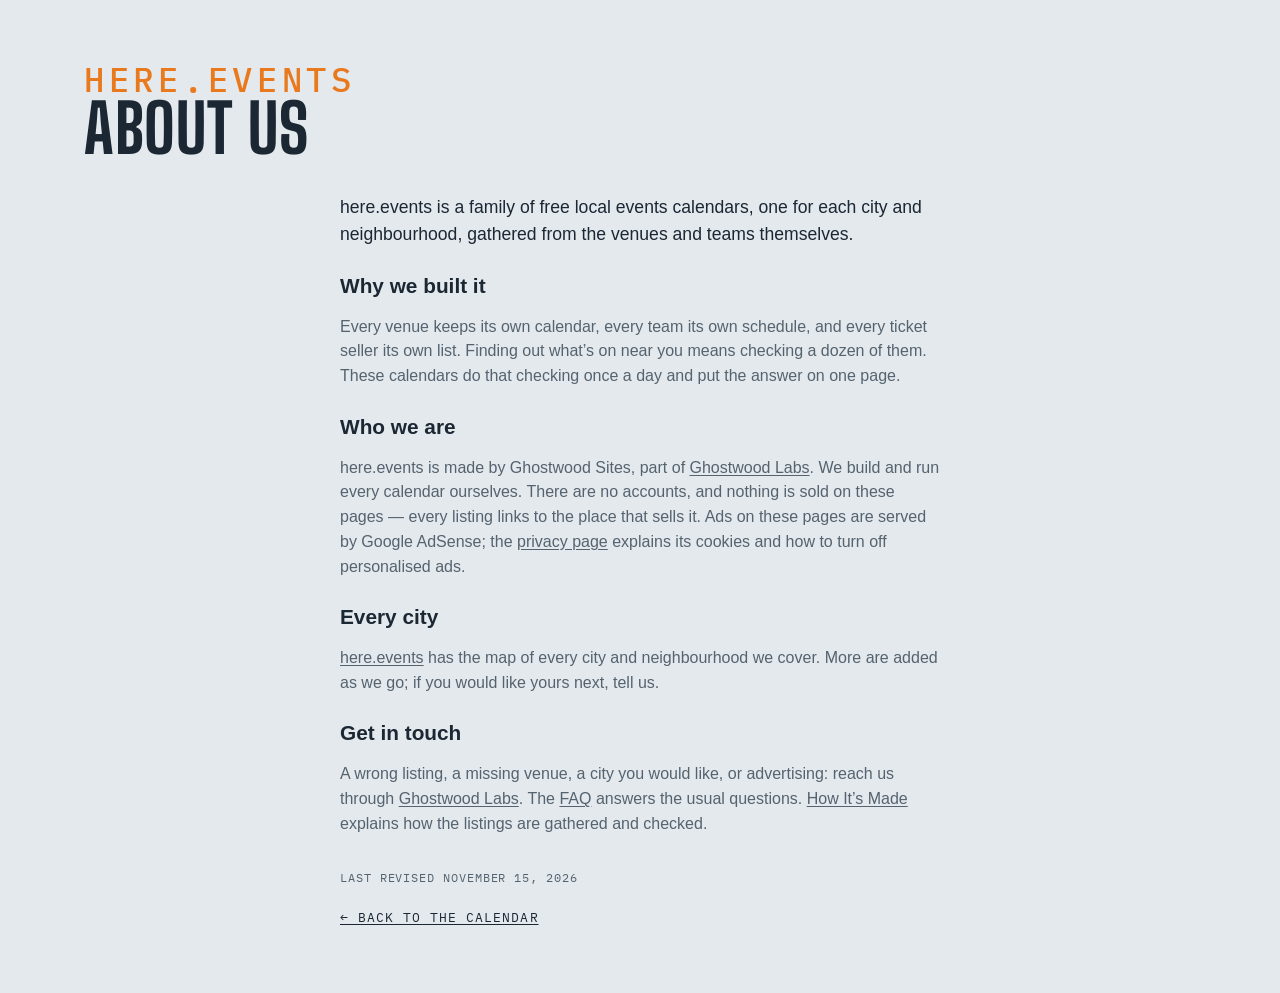
<file: site/about.html>
<!DOCTYPE html>
<html lang="en">
<head>
<meta charset="utf-8">
<meta name="viewport" content="width=device-width, initial-scale=1, viewport-fit=cover">
<meta name="theme-color" media="(prefers-color-scheme: light)" content="#edf1f4">
<meta name="theme-color" media="(prefers-color-scheme: dark)" content="#141a20">
<script>
  try {
    var t = localStorage.getItem('lqa-theme');
    var PHONE = '(max-width: 640px), (pointer: coarse) and (max-height: 500px)';
    if ((t === 'light' || t === 'dark') && !matchMedia(PHONE).matches) document.documentElement.dataset.theme = t;
  } catch (e) { /* no storage — system it is */ }
</script>
<title>About Us — here.events</title>
<meta name="description" content="About here.events: free local events calendars for each city and neighbourhood, gathered from the venues and teams themselves.">
<link rel="canonical" href="https://seattle.here.events/about.html">
<link rel="icon" href="favicon.svg" type="image/svg+xml">
<link rel="preconnect" href="https://fonts.googleapis.com">
<link rel="preconnect" href="https://fonts.gstatic.com" crossorigin>
<link href="https://fonts.googleapis.com/css2?family=Big+Shoulders:opsz,wght@10..72,500;10..72,700&family=IBM+Plex+Mono:wght@400;500&display=swap" rel="stylesheet">
<link rel="stylesheet" href="styles.css?v=__V__">
<script src="city.js?v=__V__"></script>
</head>
<body>

<!-- the Ghostwood Labs mark, drawn once; the masthead and the footer <use> it -->
<svg width="0" height="0" style="position:absolute" aria-hidden="true">
  <symbol id="gw-mark" viewBox="0 0 576 576">
    <g fill="none" stroke="currentColor" stroke-width="24" stroke-linecap="round" stroke-linejoin="round">
      <path d="M300.19 51.03A26 26 0 0 1 275.81 51.03L235.63 29.71A26 26 0 0 0 210.57 30.08L103.63 91.02A26 26 0 0 0 90.5 113.61L90.5 161.4A26 26 0 0 1 77.38 183.98L39.62 205.52A26 26 0 0 0 26.5 228.1L26.5 347.9A26 26 0 0 0 39.62 370.48L77.38 392.02A26 26 0 0 1 90.5 414.6L90.5 462.39A26 26 0 0 0 103.63 484.98L210.57 545.92A26 26 0 0 0 235.63 546.29L275.81 524.97A26 26 0 0 1 300.19 524.97L340.37 546.29A26 26 0 0 0 365.43 545.92L472.37 484.98A26 26 0 0 0 485.5 462.39L485.5 414.6A26 26 0 0 1 498.62 392.02L536.38 370.48A26 26 0 0 0 549.5 347.9L549.5 228.1A26 26 0 0 0 536.38 205.52L498.62 183.98A26 26 0 0 1 485.5 161.4L485.5 113.61A26 26 0 0 0 472.37 91.02L365.43 30.08A26 26 0 0 0 340.37 29.71L300.19 51.03Z"/>
      <path d="M288 57.5L288 177.5"/>
      <path d="M288 518.5L288 403.5"/>
      <path d="M90.5 176.5L144.63 204.58A26 26 0 0 0 169.19 204.26L209.58 181.92A26 26 0 0 0 223 159.17L223 101.5L158.5 137.5"/>
      <path d="M485.5 176.5L431.37 204.58A26 26 0 0 1 406.81 204.26L366.42 181.92A26 26 0 0 1 353 159.17L353 101.5L417.5 137.5"/>
      <path d="M157 211L157 287.5"/>
      <path d="M419 211L419 287.5"/>
      <path d="M90.5 399.5L144.63 371.42A26 26 0 0 1 169.19 371.74L209.58 394.08A26 26 0 0 1 223 416.83L223 474.5L158.5 438.5"/>
      <path d="M485.5 399.5L431.37 371.42A26 26 0 0 0 406.81 371.74L366.42 394.08A26 26 0 0 0 353 416.83L353 474.5L417.5 438.5"/>
      <path d="M26.5 288L92 325.5L92 250.5"/>
      <path d="M549.5 288L484 325.5L484 250.5"/>
    </g>
  </symbol>
</svg>

<!-- About us (Steve, 2026-10-29: "Create an about us section just to the left of FAQ, make it work
     the same"): one shared page for every city, word for word, like the FAQ. Styled by .ad-page. -->
<header class="masthead">
  <div class="masthead-text">
    <p class="eyebrow">here.events</p>
    <h1>About Us</h1>
  </div>
</header>
<main class="ad-page about-page">
  <p class="ad-lead">here.events is a family of free local events calendars, one for each city and neighbourhood, gathered from the venues and teams themselves.</p>

  <h2>Why we built it</h2>
  <p>Every venue keeps its own calendar, every team its own schedule, and every ticket seller its own list. Finding out what’s on near you means checking a dozen of them. These calendars do that checking once a day and put the answer on one page.</p>

  <h2>Who we are</h2>
  <p>here.events is made by Ghostwood Sites, part of <a href="https://ghostwoodlabs.com/" rel="noopener">Ghostwood Labs</a>. We build and run every calendar ourselves. There are no accounts, and nothing is sold on these pages — every listing links to the place that sells it. Ads on these pages are served by Google AdSense; the <a href="https://here.events/privacy/">privacy page</a> explains its cookies and how to turn off personalised ads.</p>

  <h2>Every city</h2>
  <p><a href="https://here.events/">here.events</a> has the map of every city and neighbourhood we cover. More are added as we go; if you would like yours next, tell us.</p>

  <h2>Get in touch</h2>
  <p>A wrong listing, a missing venue, a city you would like, or advertising: reach us through <a href="https://ghostwoodlabs.com/" rel="noopener">Ghostwood Labs</a>. The <a href="faq.html">FAQ</a> answers the usual questions. <a href="how.html">How It’s Made</a> explains how the listings are gathered and checked.</p>

  <p class="ad-revised">Last revised <time datetime="2026-11-15">November 15, 2026</time></p>
  <a class="ad-back" href="./">← Back to the calendar</a>
</main>
</body>
</html>
</file>
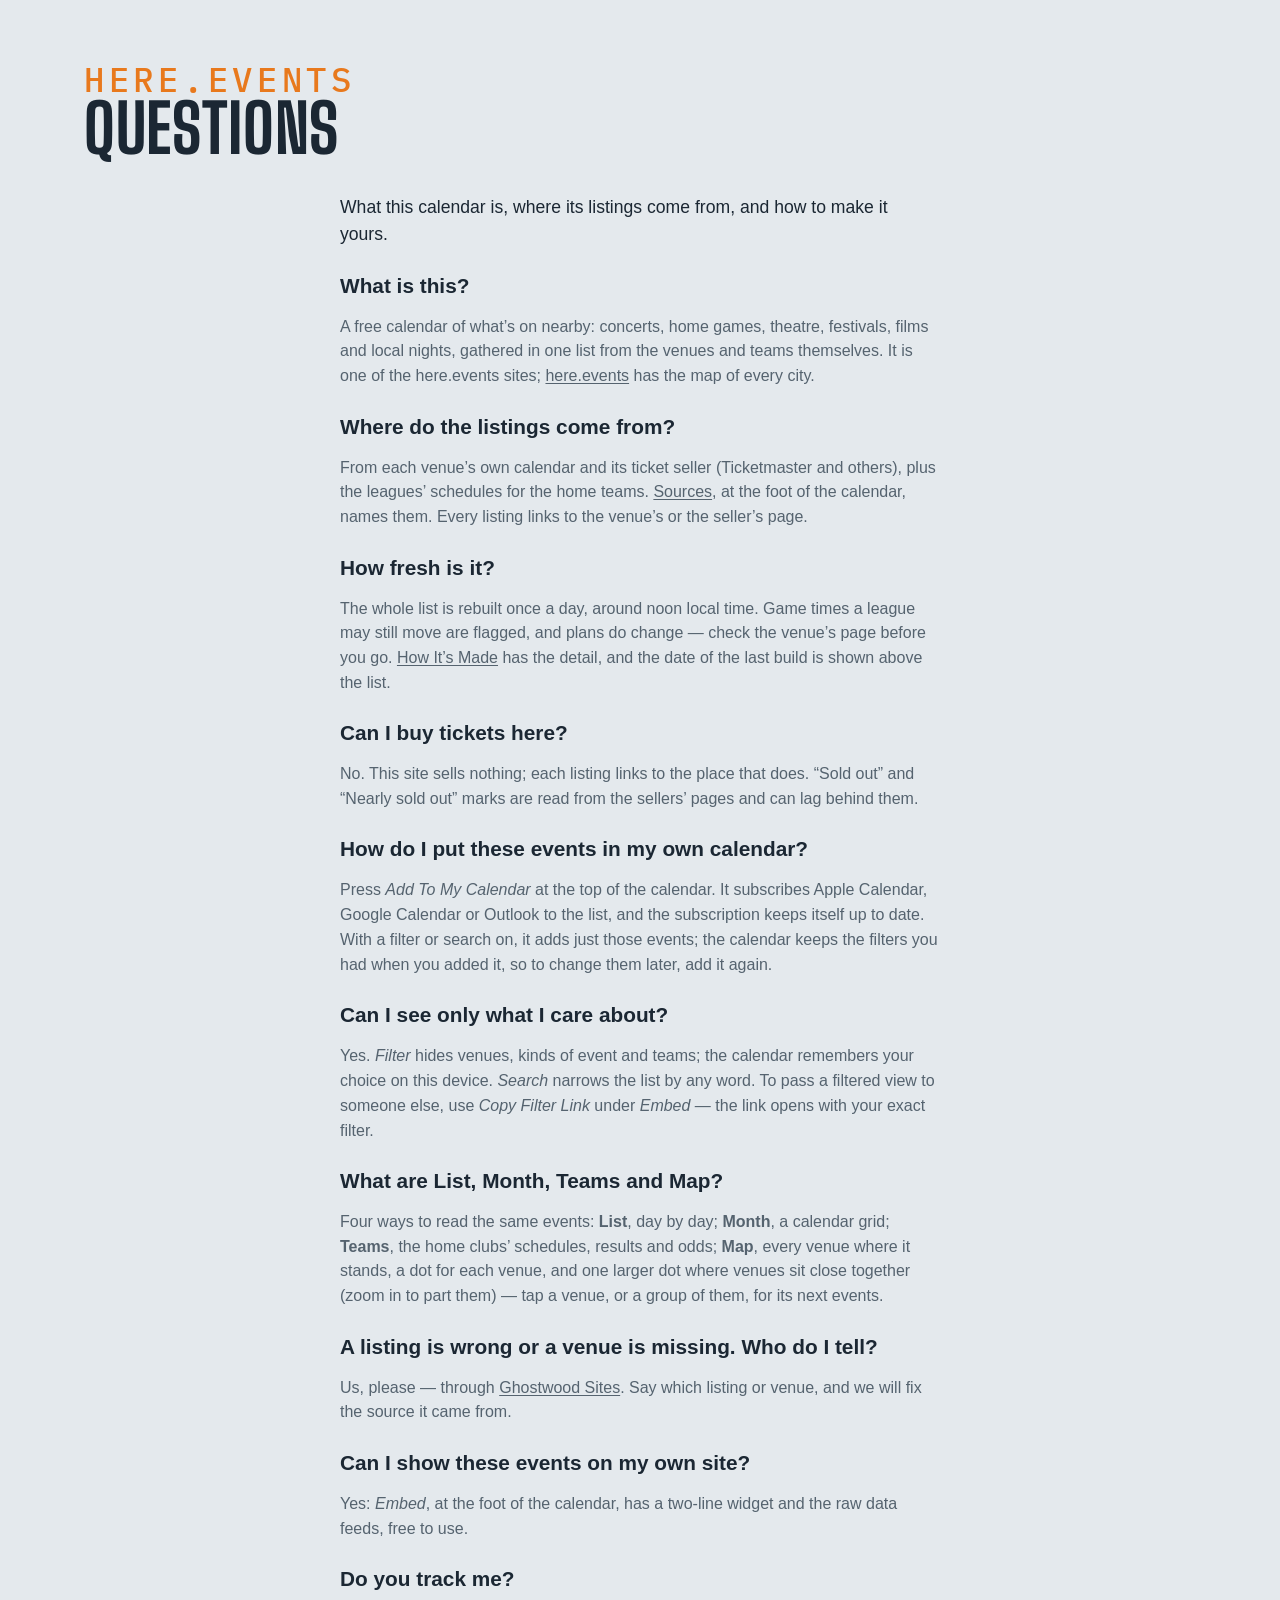
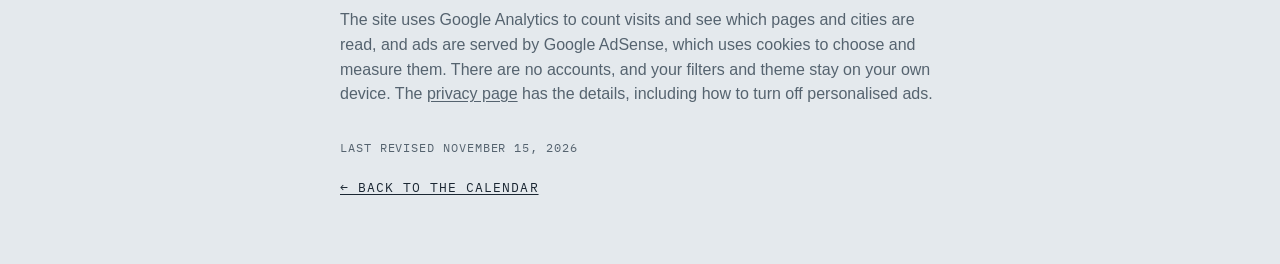
<file: site/faq.html>
<!DOCTYPE html>
<html lang="en">
<head>
<meta charset="utf-8">
<meta name="viewport" content="width=device-width, initial-scale=1, viewport-fit=cover">
<meta name="theme-color" media="(prefers-color-scheme: light)" content="#edf1f4">
<meta name="theme-color" media="(prefers-color-scheme: dark)" content="#141a20">
<script>
  try {
    var t = localStorage.getItem('lqa-theme');
    var PHONE = '(max-width: 640px), (pointer: coarse) and (max-height: 500px)';
    if ((t === 'light' || t === 'dark') && !matchMedia(PHONE).matches) document.documentElement.dataset.theme = t;
  } catch (e) { /* no storage — system it is */ }
</script>
<title>Questions — here.events</title>
<meta name="description" content="Questions about this events calendar: where the listings come from, how fresh they are, and how to put them in your own calendar.">
<link rel="canonical" href="https://seattle.here.events/faq.html">
<link rel="icon" href="favicon.svg" type="image/svg+xml">
<link rel="preconnect" href="https://fonts.googleapis.com">
<link rel="preconnect" href="https://fonts.gstatic.com" crossorigin>
<link href="https://fonts.googleapis.com/css2?family=Big+Shoulders:opsz,wght@10..72,500;10..72,700&family=IBM+Plex+Mono:wght@400;500&display=swap" rel="stylesheet">
<link rel="stylesheet" href="styles.css?v=__V__">
<script src="city.js?v=__V__"></script>
</head>
<body>

<!-- the Ghostwood Labs mark, drawn once; the masthead and the footer <use> it -->
<svg width="0" height="0" style="position:absolute" aria-hidden="true">
  <symbol id="gw-mark" viewBox="0 0 576 576">
    <g fill="none" stroke="currentColor" stroke-width="24" stroke-linecap="round" stroke-linejoin="round">
      <path d="M300.19 51.03A26 26 0 0 1 275.81 51.03L235.63 29.71A26 26 0 0 0 210.57 30.08L103.63 91.02A26 26 0 0 0 90.5 113.61L90.5 161.4A26 26 0 0 1 77.38 183.98L39.62 205.52A26 26 0 0 0 26.5 228.1L26.5 347.9A26 26 0 0 0 39.62 370.48L77.38 392.02A26 26 0 0 1 90.5 414.6L90.5 462.39A26 26 0 0 0 103.63 484.98L210.57 545.92A26 26 0 0 0 235.63 546.29L275.81 524.97A26 26 0 0 1 300.19 524.97L340.37 546.29A26 26 0 0 0 365.43 545.92L472.37 484.98A26 26 0 0 0 485.5 462.39L485.5 414.6A26 26 0 0 1 498.62 392.02L536.38 370.48A26 26 0 0 0 549.5 347.9L549.5 228.1A26 26 0 0 0 536.38 205.52L498.62 183.98A26 26 0 0 1 485.5 161.4L485.5 113.61A26 26 0 0 0 472.37 91.02L365.43 30.08A26 26 0 0 0 340.37 29.71L300.19 51.03Z"/>
      <path d="M288 57.5L288 177.5"/>
      <path d="M288 518.5L288 403.5"/>
      <path d="M90.5 176.5L144.63 204.58A26 26 0 0 0 169.19 204.26L209.58 181.92A26 26 0 0 0 223 159.17L223 101.5L158.5 137.5"/>
      <path d="M485.5 176.5L431.37 204.58A26 26 0 0 1 406.81 204.26L366.42 181.92A26 26 0 0 1 353 159.17L353 101.5L417.5 137.5"/>
      <path d="M157 211L157 287.5"/>
      <path d="M419 211L419 287.5"/>
      <path d="M90.5 399.5L144.63 371.42A26 26 0 0 1 169.19 371.74L209.58 394.08A26 26 0 0 1 223 416.83L223 474.5L158.5 438.5"/>
      <path d="M485.5 399.5L431.37 371.42A26 26 0 0 0 406.81 371.74L366.42 394.08A26 26 0 0 0 353 416.83L353 474.5L417.5 438.5"/>
      <path d="M26.5 288L92 325.5L92 250.5"/>
      <path d="M549.5 288L484 325.5L484 250.5"/>
    </g>
  </symbol>
</svg>

<!-- The FAQ (Steve, 2026-10-28, queued "creating a FAQ page"): one shared page for
     every city, word for word, "here.events" over the heading on every site (Steve,
     2026-10-29: "FAQ doesn't need the city/neighboorhood"). Styled by .ad-page in styles.css, like Advertise. -->
<header class="masthead">
  <div class="masthead-text">
    <p class="eyebrow">here.events</p>
    <h1>Questions</h1>
  </div>
</header>
<main class="ad-page faq-page">
  <p class="ad-lead">What this calendar is, where its listings come from, and how to make it yours.</p>

  <h2>What is this?</h2>
  <p>A free calendar of what’s on nearby: concerts, home games, theatre, festivals, films and local nights, gathered in one list from the venues and teams themselves. It is one of the here.events sites; <a href="https://here.events/">here.events</a> has the map of every city.</p>

  <h2>Where do the listings come from?</h2>
  <p>From each venue’s own calendar and its ticket seller (Ticketmaster and others), plus the leagues’ schedules for the home teams. <a href="sources.html">Sources</a>, at the foot of the calendar, names them. Every listing links to the venue’s or the seller’s page.</p>

  <h2>How fresh is it?</h2>
  <p>The whole list is rebuilt once a day, around noon local time. Game times a league may still move are flagged, and plans do change — check the venue’s page before you go. <a href="how.html">How It’s Made</a> has the detail, and the date of the last build is shown above the list.</p>

  <h2>Can I buy tickets here?</h2>
  <p>No. This site sells nothing; each listing links to the place that does. “Sold out” and “Nearly sold out” marks are read from the sellers’ pages and can lag behind them.</p>

  <h2>How do I put these events in my own calendar?</h2>
  <p>Press <em>Add To My Calendar</em> at the top of the calendar. It subscribes Apple Calendar, Google Calendar or Outlook to the list, and the subscription keeps itself up to date. With a filter or search on, it adds just those events; the calendar keeps the filters you had when you added it, so to change them later, add it again.</p>

  <h2>Can I see only what I care about?</h2>
  <p>Yes. <em>Filter</em> hides venues, kinds of event and teams; the calendar remembers your choice on this device. <em>Search</em> narrows the list by any word. To pass a filtered view to someone else, use <em>Copy Filter Link</em> under <em>Embed</em> — the link opens with your exact filter.</p>

  <h2>What are List, Month, Teams and Map?</h2>
  <p>Four ways to read the same events: <strong>List</strong>, day by day; <strong>Month</strong>, a calendar grid; <strong>Teams</strong>, the home clubs’ schedules, results and odds; <strong>Map</strong>, every venue where it stands, a dot for each venue, and one larger dot where venues sit close together (zoom in to part them) — tap a venue, or a group of them, for its next events.</p>

  <h2>A listing is wrong or a venue is missing. Who do I tell?</h2>
  <p>Us, please — through <a href="https://ghostwoodlabs.com/" rel="noopener">Ghostwood Sites</a>. Say which listing or venue, and we will fix the source it came from.</p>

  <h2>Can I show these events on my own site?</h2>
  <p>Yes: <em>Embed</em>, at the foot of the calendar, has a two-line widget and the raw data feeds, free to use.</p>

  <h2>Do you track me?</h2>
  <p>The site uses Google Analytics to count visits and see which pages and cities are read, and ads are served by Google AdSense, which uses cookies to choose and measure them. There are no accounts, and your filters and theme stay on your own device. The <a href="https://here.events/privacy/">privacy page</a> has the details, including how to turn off personalised ads.</p>

  <p class="ad-revised">Last revised <time datetime="2026-11-15">November 15, 2026</time></p>
  <a class="ad-back" href="./">← Back to the calendar</a>
</main>
</body>
</html>
</file>
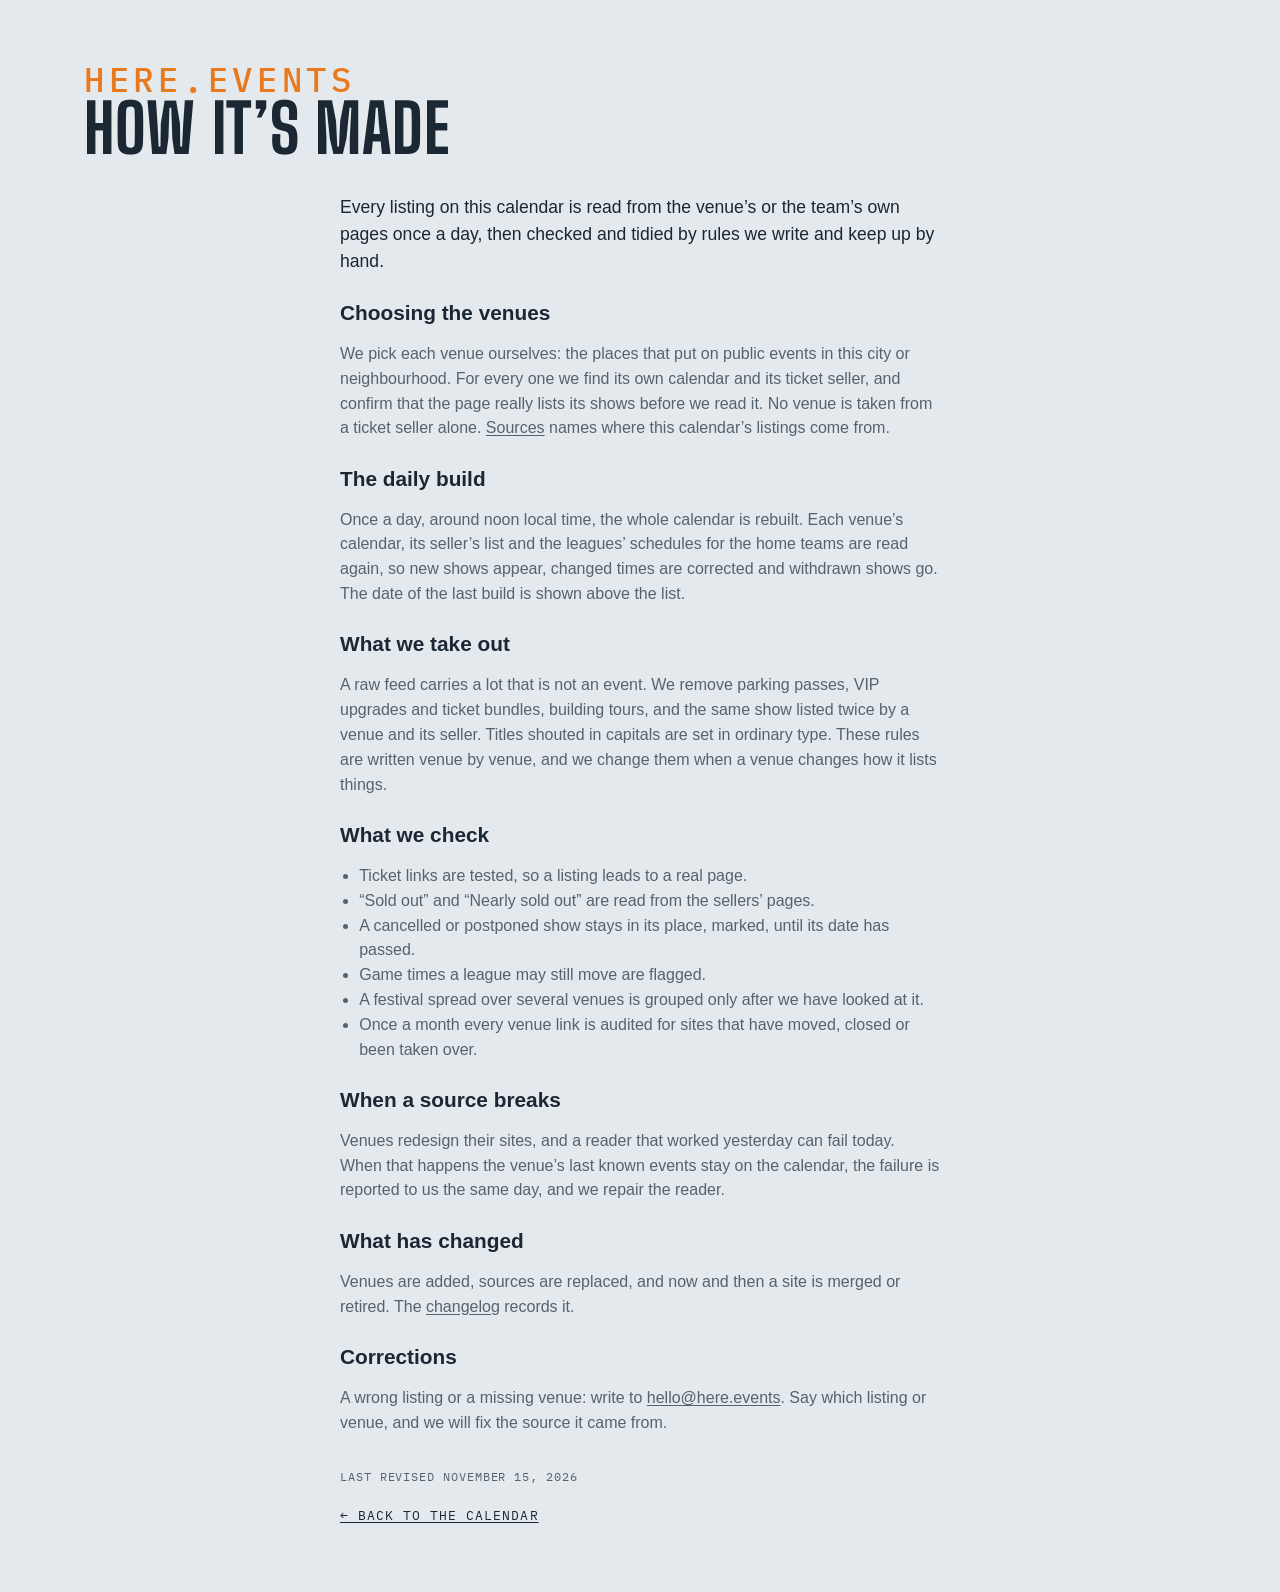
<file: site/how.html>
<!DOCTYPE html>
<html lang="en">
<head>
<meta charset="utf-8">
<meta name="viewport" content="width=device-width, initial-scale=1, viewport-fit=cover">
<meta name="theme-color" media="(prefers-color-scheme: light)" content="#edf1f4">
<meta name="theme-color" media="(prefers-color-scheme: dark)" content="#141a20">
<script>
  try {
    var t = localStorage.getItem('lqa-theme');
    var PHONE = '(max-width: 640px), (pointer: coarse) and (max-height: 500px)';
    if ((t === 'light' || t === 'dark') && !matchMedia(PHONE).matches) document.documentElement.dataset.theme = t;
  } catch (e) {}
</script>
<title>How This Calendar Is Made — here.events</title>
<meta name="description" content="How the here.events calendars are made: which venues are chosen, what is read each day, what is taken out by hand, and what is checked before a listing is published.">
<link rel="canonical" href="https://seattle.here.events/how.html">
<link rel="icon" href="favicon.svg" type="image/svg+xml">
<link rel="preconnect" href="https://fonts.googleapis.com">
<link rel="preconnect" href="https://fonts.gstatic.com" crossorigin>
<link href="https://fonts.googleapis.com/css2?family=Big+Shoulders:opsz,wght@10..72,500;10..72,700&family=IBM+Plex+Mono:wght@400;500&display=swap" rel="stylesheet">
<link rel="stylesheet" href="styles.css?v=__V__">
<script src="city.js?v=__V__"></script>
</head>
<body>

<svg width="0" height="0" style="position:absolute" aria-hidden="true">
  <symbol id="gw-mark" viewBox="0 0 576 576">
    <g fill="none" stroke="currentColor" stroke-width="24" stroke-linecap="round" stroke-linejoin="round">
      <path d="M300.19 51.03A26 26 0 0 1 275.81 51.03L235.63 29.71A26 26 0 0 0 210.57 30.08L103.63 91.02A26 26 0 0 0 90.5 113.61L90.5 161.4A26 26 0 0 1 77.38 183.98L39.62 205.52A26 26 0 0 0 26.5 228.1L26.5 347.9A26 26 0 0 0 39.62 370.48L77.38 392.02A26 26 0 0 1 90.5 414.6L90.5 462.39A26 26 0 0 0 103.63 484.98L210.57 545.92A26 26 0 0 0 235.63 546.29L275.81 524.97A26 26 0 0 1 300.19 524.97L340.37 546.29A26 26 0 0 0 365.43 545.92L472.37 484.98A26 26 0 0 0 485.5 462.39L485.5 414.6A26 26 0 0 1 498.62 392.02L536.38 370.48A26 26 0 0 0 549.5 347.9L549.5 228.1A26 26 0 0 0 536.38 205.52L498.62 183.98A26 26 0 0 1 485.5 161.4L485.5 113.61A26 26 0 0 0 472.37 91.02L365.43 30.08A26 26 0 0 0 340.37 29.71L300.19 51.03Z"/>
      <path d="M288 57.5L288 177.5"/>
      <path d="M288 518.5L288 403.5"/>
      <path d="M90.5 176.5L144.63 204.58A26 26 0 0 0 169.19 204.26L209.58 181.92A26 26 0 0 0 223 159.17L223 101.5L158.5 137.5"/>
      <path d="M485.5 176.5L431.37 204.58A26 26 0 0 1 406.81 204.26L366.42 181.92A26 26 0 0 1 353 159.17L353 101.5L417.5 137.5"/>
      <path d="M157 211L157 287.5"/>
      <path d="M419 211L419 287.5"/>
      <path d="M90.5 399.5L144.63 371.42A26 26 0 0 1 169.19 371.74L209.58 394.08A26 26 0 0 1 223 416.83L223 474.5L158.5 438.5"/>
      <path d="M485.5 399.5L431.37 371.42A26 26 0 0 0 406.81 371.74L366.42 394.08A26 26 0 0 0 353 416.83L353 474.5L417.5 438.5"/>
      <path d="M26.5 288L92 325.5L92 250.5"/>
      <path d="M549.5 288L484 325.5L484 250.5"/>
    </g>
  </symbol>
</svg>

<header class="masthead">
  <div class="masthead-text">
    <p class="eyebrow">here.events</p>
    <h1>How It’s Made</h1>
  </div>
</header>
<main class="ad-page how-page">
  <p class="ad-lead">Every listing on this calendar is read from the venue’s or the team’s own pages once a day, then checked and tidied by rules we write and keep up by hand.</p>

  <h2>Choosing the venues</h2>
  <p>We pick each venue ourselves: the places that put on public events in this city or neighbourhood. For every one we find its own calendar and its ticket seller, and confirm that the page really lists its shows before we read it. No venue is taken from a ticket seller alone. <a href="sources.html">Sources</a> names where this calendar’s listings come from.</p>

  <h2>The daily build</h2>
  <p>Once a day, around noon local time, the whole calendar is rebuilt. Each venue’s calendar, its seller’s list and the leagues’ schedules for the home teams are read again, so new shows appear, changed times are corrected and withdrawn shows go. The date of the last build is shown above the list.</p>

  <h2>What we take out</h2>
  <p>A raw feed carries a lot that is not an event. We remove parking passes, VIP upgrades and ticket bundles, building tours, and the same show listed twice by a venue and its seller. Titles shouted in capitals are set in ordinary type. These rules are written venue by venue, and we change them when a venue changes how it lists things.</p>

  <h2>What we check</h2>
  <ul>
    <li>Ticket links are tested, so a listing leads to a real page.</li>
    <li>“Sold out” and “Nearly sold out” are read from the sellers’ pages.</li>
    <li>A cancelled or postponed show stays in its place, marked, until its date has passed.</li>
    <li>Game times a league may still move are flagged.</li>
    <li>A festival spread over several venues is grouped only after we have looked at it.</li>
    <li>Once a month every venue link is audited for sites that have moved, closed or been taken over.</li>
  </ul>

  <h2>When a source breaks</h2>
  <p>Venues redesign their sites, and a reader that worked yesterday can fail today. When that happens the venue’s last known events stay on the calendar, the failure is reported to us the same day, and we repair the reader.</p>

  <h2>What has changed</h2>
  <p>Venues are added, sources are replaced, and now and then a site is merged or retired. The <a href="https://here.events/changelog/">changelog</a> records it.</p>

  <h2>Corrections</h2>
  <p>A wrong listing or a missing venue: write to <a href="mailto:hello@here.events">hello@here.events</a>. Say which listing or venue, and we will fix the source it came from.</p>

  <p class="ad-revised">Last revised <time datetime="2026-11-15">November 15, 2026</time></p>
  <a class="ad-back" href="./">← Back to the calendar</a>
</main>
</body>
</html>
</file>
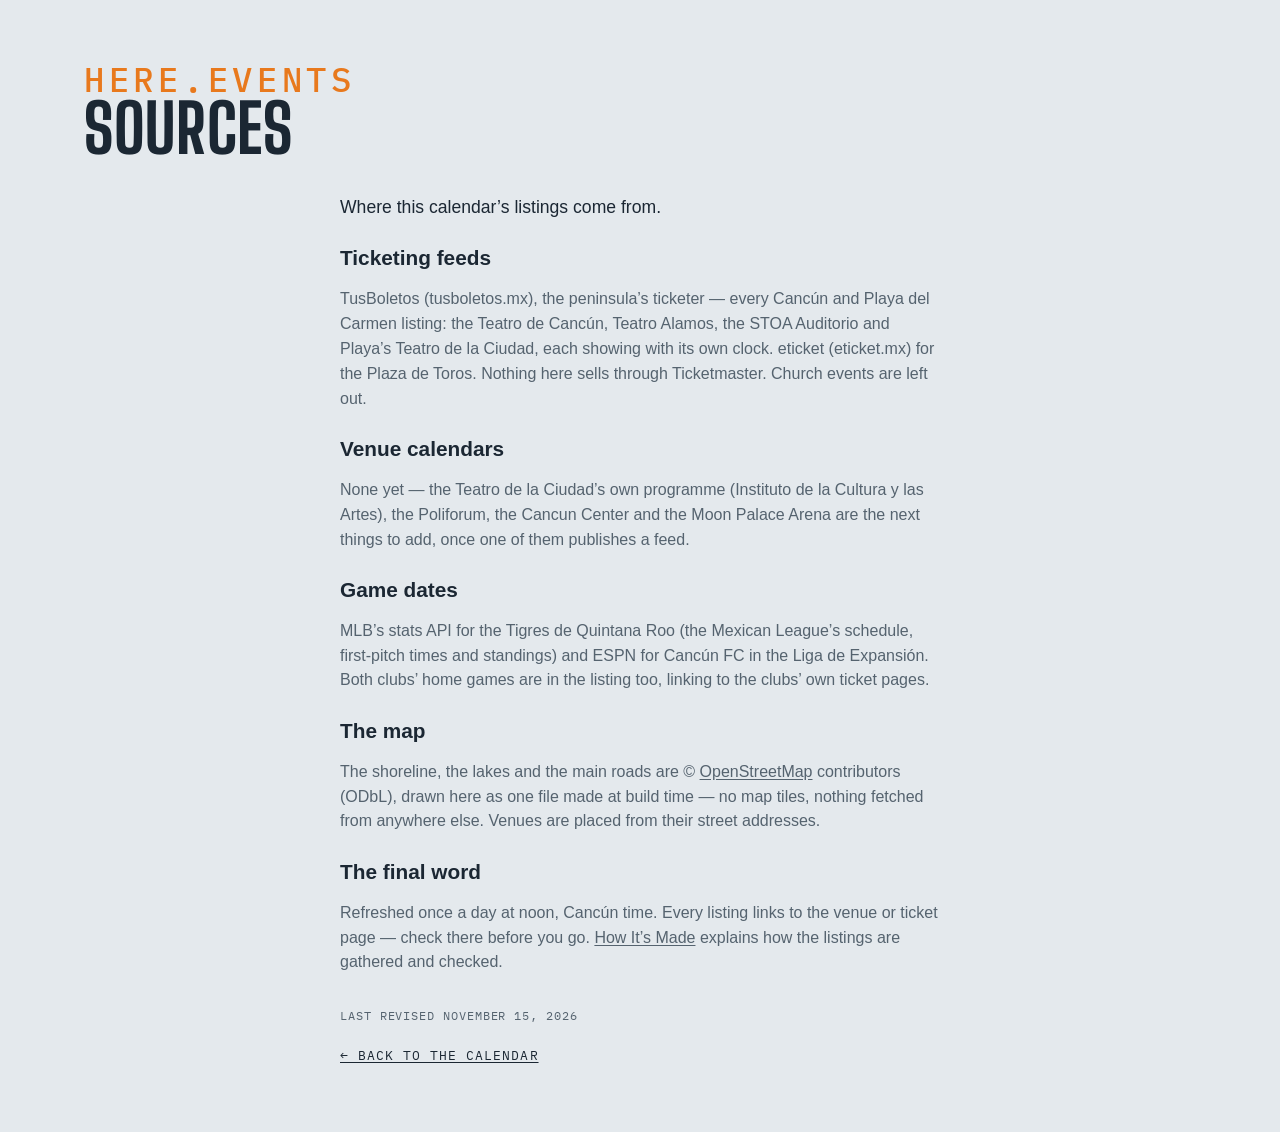
<file: site/sources.html>
<!DOCTYPE html>
<html lang="en">
<head>
<meta charset="utf-8">
<meta name="viewport" content="width=device-width, initial-scale=1, viewport-fit=cover">
<meta name="theme-color" media="(prefers-color-scheme: light)" content="#edf1f4">
<meta name="theme-color" media="(prefers-color-scheme: dark)" content="#141a20">
<script>
  try {
    var t = localStorage.getItem('lqa-theme');
    var PHONE = '(max-width: 640px), (pointer: coarse) and (max-height: 500px)';
    if ((t === 'light' || t === 'dark') && !matchMedia(PHONE).matches) document.documentElement.dataset.theme = t;
  } catch (e) { /* no storage — system it is */ }
</script>
<title>Sources — here.events</title>
<meta name="description" content="Where this events calendar’s listings come from: the ticket sellers, the venues’ own calendars and the leagues’ schedules.">
<link rel="icon" href="favicon.svg" type="image/svg+xml">
<link rel="preconnect" href="https://fonts.googleapis.com">
<link rel="preconnect" href="https://fonts.gstatic.com" crossorigin>
<link href="https://fonts.googleapis.com/css2?family=Big+Shoulders:opsz,wght@10..72,500;10..72,700&family=IBM+Plex+Mono:wght@400;500&display=swap" rel="stylesheet">
<link rel="stylesheet" href="styles.css?v=__V__">
<script src="city.js?v=__V__"></script>
</head>
<body>

<!-- the Ghostwood Labs mark, drawn once; the masthead and the footer <use> it -->
<svg width="0" height="0" style="position:absolute" aria-hidden="true">
  <symbol id="gw-mark" viewBox="0 0 576 576">
    <g fill="none" stroke="currentColor" stroke-width="24" stroke-linecap="round" stroke-linejoin="round">
      <path d="M300.19 51.03A26 26 0 0 1 275.81 51.03L235.63 29.71A26 26 0 0 0 210.57 30.08L103.63 91.02A26 26 0 0 0 90.5 113.61L90.5 161.4A26 26 0 0 1 77.38 183.98L39.62 205.52A26 26 0 0 0 26.5 228.1L26.5 347.9A26 26 0 0 0 39.62 370.48L77.38 392.02A26 26 0 0 1 90.5 414.6L90.5 462.39A26 26 0 0 0 103.63 484.98L210.57 545.92A26 26 0 0 0 235.63 546.29L275.81 524.97A26 26 0 0 1 300.19 524.97L340.37 546.29A26 26 0 0 0 365.43 545.92L472.37 484.98A26 26 0 0 0 485.5 462.39L485.5 414.6A26 26 0 0 1 498.62 392.02L536.38 370.48A26 26 0 0 0 549.5 347.9L549.5 228.1A26 26 0 0 0 536.38 205.52L498.62 183.98A26 26 0 0 1 485.5 161.4L485.5 113.61A26 26 0 0 0 472.37 91.02L365.43 30.08A26 26 0 0 0 340.37 29.71L300.19 51.03Z"/>
      <path d="M288 57.5L288 177.5"/>
      <path d="M288 518.5L288 403.5"/>
      <path d="M90.5 176.5L144.63 204.58A26 26 0 0 0 169.19 204.26L209.58 181.92A26 26 0 0 0 223 159.17L223 101.5L158.5 137.5"/>
      <path d="M485.5 176.5L431.37 204.58A26 26 0 0 1 406.81 204.26L366.42 181.92A26 26 0 0 1 353 159.17L353 101.5L417.5 137.5"/>
      <path d="M157 211L157 287.5"/>
      <path d="M419 211L419 287.5"/>
      <path d="M90.5 399.5L144.63 371.42A26 26 0 0 1 169.19 371.74L209.58 394.08A26 26 0 0 1 223 416.83L223 474.5L158.5 438.5"/>
      <path d="M485.5 399.5L431.37 371.42A26 26 0 0 0 406.81 371.74L366.42 394.08A26 26 0 0 0 353 416.83L353 474.5L417.5 438.5"/>
      <path d="M26.5 288L92 325.5L92 250.5"/>
      <path d="M549.5 288L484 325.5L484 250.5"/>
    </g>
  </symbol>
</svg>

<!-- The sources (Steve, 2026-10-29: "make it work like FAQ"): moved here from the footer's
     floating panel. "here.events" over the heading like the FAQ, but the text below is this
     city's own — each city keeps its own sources.html. Styled by .ad-page in styles.css. -->
<header class="masthead">
  <div class="masthead-text">
    <p class="eyebrow">here.events</p>
    <h1>Sources</h1>
  </div>
</header>
<main class="ad-page sources-page">
  <p class="ad-lead">Where this calendar’s listings come from.</p>

  <h2>Ticketing feeds</h2>
  <p>TusBoletos (tusboletos.mx), the peninsula’s ticketer — every Cancún and Playa del Carmen listing: the Teatro de Cancún, Teatro Alamos, the STOA Auditorio and Playa’s Teatro de la Ciudad, each showing with its own clock. eticket (eticket.mx) for the Plaza de Toros. Nothing here sells through Ticketmaster. Church events are left out.</p>

  <h2>Venue calendars</h2>
  <p>None yet — the Teatro de la Ciudad’s own programme (Instituto de la Cultura y las Artes), the Poliforum, the Cancun Center and the Moon Palace Arena are the next things to add, once one of them publishes a feed.</p>

  <h2>Game dates</h2>
  <p>MLB’s stats API for the Tigres de Quintana Roo (the Mexican League’s schedule, first-pitch times and standings) and ESPN for Cancún FC in the Liga de Expansión. Both clubs’ home games are in the listing too, linking to the clubs’ own ticket pages.</p>

  <h2>The map</h2>
  <p>The shoreline, the lakes and the main roads are © <a href="https://www.openstreetmap.org/copyright" target="_blank" rel="noopener">OpenStreetMap</a> contributors (ODbL), drawn here as one file made at build time — no map tiles, nothing fetched from anywhere else. Venues are placed from their street addresses.</p>

  <h2>The final word</h2>
  <p>Refreshed once a day at noon, Cancún time. Every listing links to the venue or ticket page — check there before you go. <a href="how.html">How It’s Made</a> explains how the listings are gathered and checked.</p>

  <p class="ad-revised">Last revised <time datetime="2026-11-15">November 15, 2026</time></p>
  <a class="ad-back" href="./">← Back to the calendar</a>
</main>
</body>
</html>
</file>
<file: site/styles.css>
/* Lower Queen Anne Events — overcast-sky palette, marquee display type. */

:root {
  --sky: #e4e9ed;        /* overcast paper (a step down from #edf1f4, Steve 2026-10-12: "a little less glaring") */
  --mist: #f7f9fb;       /* card surface (was pure white) */
  --ink: #1b2733;        /* Puget ink */
  --ink-soft: #55636f;
  --ink-bright: #1b2733; /* the logo: pure white in the dark palette, ink here */
  --line: #c3ccd4;
  --gold: #e8791d;       /* Space Needle "Galaxy Gold" */
  --gold-soft: #fbe9d8;
  /* Color coding is muted (a step back from the pure primaries) and each
     group keeps to its own family so a dot or stripe reads as what it is:
     venues are cool (blue → violet → teal), event types are warm (yellow →
     orange → red → pink). */
  /* venue hues (chips, grid ticks, agenda tags): a sweep from teal through
     blue and violet to magenta, neighbors alternating light and dark */
  /* all three families sit a step back from the pure primaries: the same
     hues, less glare, so the stripes and ticks read after the titles */
  --v-tdc: #2e8f9e; --v-toros: #9e2e3e; --v-ciudad: #6a2e9e; --v-alamos: #9e6b2e; --v-stoa: #9e2e7a; --v-beto: #c2521f; --v-aqr: #2e9e4a; --v-poli: #2e5a9e; --v-else: #7c8a96; --v-playa: #2e9e8b; /* the rooms, one hue each (city.js cssVar): the sea and the reef cool, the bullring and the ballpark warm */
  --venue-text: 72%;     /* how much of the venue hue the card's venue label keeps (light mode) */
  --tint: 26%;           /* the venue wash behind a series card (light mode; 13% in the dark palette) */
  --row-a: #f3f6f8; --row-b: #d6dde3; /* the list's rows alternate light and dark grey; only a series keeps its venue's hue (Steve, 2026-10-20) */
  /* event-type hues (calendar ticks, agenda right edge): concerts salmon and
     arts crimson keep clear of the brand orange; movies slate = "quiet" */
  --t-concert: #d9664f;
  --t-sports: #d4b106;
  --t-arts: #b8303f;
  --t-movie: #7a8a99;
  --t-community: #d63f9c;
  --t-expo: #2a9d8f;      /* conventions & expos: turquoise, the one hue the types didn't use */
  --t-bar: #c28a12;       /* bar nights: amber, an ale between the sports yellow and concert salmon */
  --alert: #e02b26;       /* cancelled / postponed notes: plain bright red */
  --barh-base: 3.4rem;   /* the pinned filter bar's height (chips 2.25rem + padding) */
  --titleh: 1.7rem;      /* the bar's title line (1.2rem + .5rem gap), added while scrolled */
  --barh: var(--barh-base); /* what the sticky things below the bar offset by */
  --rule: color-mix(in srgb, var(--line), var(--ink-soft)); /* list dividers: a step brighter than --line */
  /* the scorebug (the live game block, .tf-bug): a light panel in this theme, the broadcast's charcoal in the dark one (Steve, 2026-10-12: the charcoal panel on the light card looked bad) */
  --bug-bg: #f9fafb; --bug-frame: #c9d2da; --bug-ink: #1b2733; --bug-soft: #55636f; --bug-dim: #7c8894; --bug-rowline: #d5dce3; --bug-off: #b3bcc5; --bug-muted: #6b7784; --bug-score-bg: #ffffff; --bug-shadow: rgba(15, 25, 35, .10); --bug-redzone: #c8261f;
  --bug-bw: 1px; --frame: var(--line); --frame-w: 1px; /* the game block's frame and the bug's rules: hairlines in the card's line colour here, the 2px broadcast frame in the dark theme (Steve, 2026-10-12: "soften … the borders in general") */
  --cell-mix: 22%; --cell-ink: var(--ink); --cell-bar: 4px; --cell-shadow: none; /* the bug's team cells: a wash of the club colour with a bar of it at the left and ink type, instead of the solid cell ("soften the colors here") */
  --tick-mix: var(--ink); --tick-pct: 65%; /* the refresh countdown ring: the club's colour mixed toward ink here, toward white on the dark ground (the mix itself is written in the .tf-refresh rule: a token holding var(--team-2) would resolve here on :root, where no club colour exists, and come out empty) */
  --dot: color-mix(in srgb, var(--ink-soft) 40%, transparent); /* the dotted underline under the watch strip's links */
  --display: "Big Shoulders", "Arial Narrow", sans-serif;
  --body: -apple-system, BlinkMacSystemFont, "Segoe UI", "Helvetica Neue", sans-serif;
  --mono: "IBM Plex Mono", ui-monospace, Menlo, monospace;
}
/* Dark palette. Applies when the system prefers dark and the visitor hasn't
   picked Light, or whenever they've picked Dark (the toggle sets
   data-theme on <html>; "system" leaves it unset). The two blocks must
   stay identical — CSS has no way to give one ruleset two unrelated
   conditions. */
@media (prefers-color-scheme: dark) {
  :root:not([data-theme="light"]) {
    color-scheme: dark;
    --sky: #141a20; --mist: #1d252e; --ink: #e8edf1; --ink-soft: #9aa7b2; --ink-bright: #ffffff;
    --line: #333f4a; --gold: #f08a33; --gold-soft: #3a2a1a;
    --v-tdc: #86dcea; --v-toros: #ea8695; --v-ciudad: #b486ea; --v-alamos: #eabc86; --v-stoa: #ea86cf; --v-beto: #f0a07a; --v-aqr: #86ea9f; --v-poli: #86aeea; --v-else: #aebac4; --v-playa: #86ead9;
    --venue-text: 100%; --tint: 13%;
    --row-a: #1e252c; --row-b: #2c343c;
    --t-concert: #f0806a; --t-sports: #f2d21b; --t-arts: #d63a4f;
    --t-movie: #8b9db0; --t-community: #e660a8; --t-expo: #4fd1c5; --t-bar: #e3ad3c; --alert: #ff4b3e;
    --bug-bg: #2b2d30; --bug-frame: #c9cdd2; --bug-ink: #f4f4f4; --bug-soft: #d5d8dc; --bug-dim: #b9bec4; --bug-rowline: #5c6167; --bug-off: #6a6d72; --bug-muted: #4a4f56; --bug-score-bg: #fafafa; --bug-shadow: rgba(0, 0, 0, .35); --bug-redzone: #ff7b7b;
  --bug-bw: 2px; --frame: var(--ink-soft); --frame-w: 2px; --cell-mix: 100%; --cell-ink: #fff; --cell-bar: 0px; --cell-shadow: 0 1px 2px rgba(0, 0, 0, .5);
    --bug-bw: 2px; --frame: var(--ink-soft); --frame-w: 2px; --cell-mix: 100%; --cell-ink: #fff; --cell-bar: 0px; --cell-shadow: 0 1px 2px rgba(0, 0, 0, .5);
    --tick-mix: white; --tick-pct: 45%;
    --dot: color-mix(in srgb, var(--ink-soft) 60%, transparent);
  }
}
:root[data-theme="dark"] {
  color-scheme: dark;
  --sky: #141a20; --mist: #1d252e; --ink: #e8edf1; --ink-soft: #9aa7b2; --ink-bright: #ffffff;
  --line: #333f4a; --gold: #f08a33; --gold-soft: #3a2a1a;
  --v-tdc: #86dcea; --v-toros: #ea8695; --v-ciudad: #b486ea; --v-alamos: #eabc86; --v-stoa: #ea86cf; --v-beto: #f0a07a; --v-aqr: #86ea9f; --v-poli: #86aeea; --v-else: #aebac4; --v-playa: #86ead9;
  --venue-text: 100%; --tint: 13%;
  --row-a: #1e252c; --row-b: #2c343c;
  --t-concert: #f0806a; --t-sports: #f2d21b; --t-arts: #d63a4f;
  --t-movie: #8b9db0; --t-community: #e660a8; --t-expo: #4fd1c5; --t-bar: #e3ad3c; --alert: #ff4b3e;
  --bug-bg: #2b2d30; --bug-frame: #c9cdd2; --bug-ink: #f4f4f4; --bug-soft: #d5d8dc; --bug-dim: #b9bec4; --bug-rowline: #5c6167; --bug-off: #6a6d72; --bug-muted: #4a4f56; --bug-score-bg: #fafafa; --bug-shadow: rgba(0, 0, 0, .35); --bug-redzone: #ff7b7b;
  --tick-mix: white; --tick-pct: 45%;
  --dot: color-mix(in srgb, var(--ink-soft) 60%, transparent);
}
:root[data-theme="light"] { color-scheme: light; }

* { box-sizing: border-box; }
html { scroll-behavior: smooth; overflow-x: clip; } /* clip: the footer bleeds to the viewport edges */
@media (prefers-reduced-motion: reduce) { html { scroll-behavior: auto; } }
/* the page is 62rem wide, and steps wider on big screens so event names
   get a single line: the calendar column is fixed, so all of the extra
   width goes to the cards (the footer line follows) */
:root { --pagew: 62rem; }
@media (min-width: 1180px) { :root { --pagew: 72rem; } }
@media (min-width: 1360px) { :root { --pagew: 80rem; } }
body {
  /* no bottom padding: the sticky footer is the page's last thing, and any
     padding here would show as a blank band under it once the list is short.
     A column flex at least a viewport tall, so a short page (the Teams view
     with one team) still puts the footer at the bottom edge */
  display: flex; flex-direction: column; min-height: 100vh; min-height: 100dvh;
  margin: 0 auto; padding: 0 1.25rem; max-width: var(--pagew);
  background: var(--sky); color: var(--ink);
  font: 16px/1.55 var(--body);
}
/* flex items refuse to shrink below their content's minimum width, so one
   unwrappable line (a TV listing, the compact bar's title) would push a whole
   section past a phone's edge; let them shrink like blocks */
body > * { min-width: 0; }
a { color: inherit; text-underline-offset: 2px; }
:focus-visible { outline: 2px solid var(--ink-soft); outline-offset: 2px; }

/* ---- masthead ---- */
.masthead {
  display: flex; flex-wrap: wrap; gap: 1.5rem; align-items: flex-end;
  justify-content: space-between; padding: 2.5rem 0 1rem;
}
.eyebrow {
  font-family: var(--mono); font-size: .8rem; letter-spacing: .12em;
  text-transform: uppercase; color: var(--gold); margin: 0 0 .3rem;
}
h1 {
  font-family: var(--display); font-weight: 700; font-size: clamp(2.6rem, 7vw, 4.2rem);
  line-height: .92; text-transform: uppercase; letter-spacing: .01em; margin: 0;
}
.masthead-text { min-width: 0; max-width: 100%; } /* a flex item would grow to its widest line and push past a phone's edge */
/* "More Cities" (See All until 2026-10-13, Other Places until 2026-10-18): the pill before the theme pill, to the same map (Steve, 2026-10-12); in the pinned bar the chip's text folds away and the map glyph stays */
/* Add To My Calendar: the first of the masthead's tools (Steve, 2026-10-26, "should move here" — beside More Cities; in the bar from 2026-09-16 until then), sized like the More Cities pill beside it */
.masthead-tools #subscribeBtn { order: 3; display: inline-flex; align-items: center; gap: .45rem; min-height: calc(1.7rem + 8px); padding: 0 .95em; }
.masthead-tools #subscribeBtn svg { width: 1rem; height: 1rem; flex: none; }
.masthead-tools #subscribeBtn:hover { border-color: var(--ink-soft); }
.bar-title .masthead-tools #subscribeBtn { min-height: 1.7rem; padding: 0 .5em; } /* icon-only in the title line, like the pill (the label rule is .bar-title .masthead-tools .chip span) */
.masthead-tools .see-all { order: 4; display: inline-flex; align-items: center; gap: .45rem; min-height: calc(1.7rem + 8px); padding: 0 .95em; text-decoration: none; }
.masthead-tools .see-all svg { width: 1rem; height: 1rem; fill: none; stroke: currentColor; stroke-width: 1.6; stroke-linejoin: round; stroke-linecap: round; }
.masthead-tools .see-all:hover { border-color: var(--ink-soft); }
.bar-title .masthead-tools .see-all { min-height: 1.7rem; padding: 0 .5em; }
/* the mark and the name as one thing: the mark stretches to the text's
   height (eyebrow + title) and keeps square, in the footer mark's white */
.masthead { --mast-title: clamp(2.6rem, 7vw, 4.2rem); } /* the title's size; the eyebrow and the mark are cut from it */
.masthead h1 { font-size: var(--mast-title); }
/* the picture (Steve, 2026-09-21: line art, the Needle's crown the focus):
   the top of the Space Needle from the Highsmith aerial, traced to single
   smooth lines at build (a gradient-magnitude pass over the photo, see the
   memory note), a 4.5:1 window from the spire tip to the Queen Anne treeline
   with the Needle centred and the Cascades ridge behind
   (design/lqa-masthead-lines-gen.py). The
   drawing is a luminance mask (masthead-lines.png, white = line) over a box
   of ink, so the lines are the palette's own ink in either theme. A band
   behind the masthead, the Needle toward the right, dissolving into the page
   on every side — no hard edge where the art stops (Steve, 2026-09-21) */
.masthead { min-height: 11rem; overflow: hidden; isolation: isolate; } /* a slim band (Steve, 2026-09-20: minimal) */
.masthead-photo { /* the drawing fills the gap between the name and the theme pill (Steve, 2026-10-05: "in all the modes try to make it fill this space"): a flex item between them, as tall as the band (the negative margins reach over the band's padding) */
  order: 1; flex: 1 1 0; align-self: stretch; min-width: 0; z-index: -1;
  margin: -2.5rem 0 -1rem; pointer-events: none;
  background: #fff; opacity: .9; /* white lines on the dark palette, black on the light one (Steve: "white and black with antialiasing") */
  -webkit-mask-image: url(masthead-lines.png), linear-gradient(to right, transparent 0%, #000 10%, #000 92%, transparent 100%), linear-gradient(to bottom, #000 0%, #000 58%, transparent 100%);
  mask-image: url(masthead-lines.png), linear-gradient(to right, transparent 0%, #000 10%, #000 92%, transparent 100%), linear-gradient(to bottom, #000 0%, #000 58%, transparent 100%);
  -webkit-mask-size: auto 100%, 100% 100%, 100% 100%; mask-size: auto 100%, 100% 100%, 100% 100%; /* the drawing at the band's height, however wide the gap: the Needle stays whole, the ridge beside it shows as far as the gap allows */
  -webkit-mask-position: 50% 0%, 0 0, 0 0; mask-position: 50% 0%, 0 0, 0 0; /* the Needle is at the drawing's centre, so its spire is the centre of the gap at every width (Steve, 2026-10-05: "make the center the top of the needle") */
  -webkit-mask-repeat: no-repeat; mask-repeat: no-repeat;
  mask-mode: luminance, alpha, alpha;
  -webkit-mask-composite: source-in; mask-composite: intersect;
}
.masthead-tools { order: 2; }
:root[data-theme="light"] .masthead-photo { background: #000; opacity: .7; }
@media (prefers-color-scheme: light) { :root:not([data-theme="dark"]) .masthead-photo { background: #000; opacity: .7; } }
.masthead-text { position: relative; }
.masthead .eyebrow { font-size: calc(var(--mast-title) * .5); font-weight: 500; letter-spacing: .14em; margin-bottom: .1rem; line-height: 1; } /* "Seattle": half the title's size (Steve, 2026-09-16: twice the quarter it was), a shade bolder */
/* the masthead's tools (Steve, 2026-09-14): Add To My Calendar (back here
   2026-10-26), the More Cities pill and the theme pill at the masthead's
   right end — the bar below keeps its room for the switch, filters, search,
   the clubs and the season calendar chip */
.masthead { position: relative; }
.masthead-tools { display: flex; align-items: center; gap: .6rem; flex: none; margin-left: auto; }
.sub { color: var(--ink-soft); max-width: 34rem; margin: .8rem 0 0; }

.updated { /* the "Updated …" stamp: an eyebrow line under the title, spaced like the one above it */
  margin: .3rem 0 0; min-height: 1em;
}
/* Solid-ink pill with the page background as its text — a dark pill in
   light mode, a light one in dark — softened on hover (the event sheet's
   Tickets button). */
.btn-cal {
  display: inline-flex; align-items: center; gap: .55em; margin: auto 0;
  font: 600 1rem/1 var(--body); color: var(--sky); background: var(--ink);
  border: 0; border-radius: 999px; padding: .85em 1.4em .85em 1.15em; cursor: pointer;
  transition: background .15s, color .15s;
}
.btn-cal svg { width: 1.15em; height: 1.15em; flex: none; }
.btn-cal:hover { background: var(--ink-soft); color: var(--sky); }
/* the subscribe pop: app.js placeSubscribePop fixes it under the masthead's
   Add To My Calendar button (right edges aligned); these are the fallback
   position and the look */
.pop {
  position: absolute; right: 0; top: calc(100% + 1.1rem); z-index: 10;
  width: min(18rem, 100%); background: var(--mist); border: 1px solid var(--line);
  border-radius: 8px; padding: 1rem 1.1rem; box-shadow: 0 8px 28px rgba(15, 25, 35, .18);
  font-size: .92rem;
}
.pop p { margin: 0 0 .6rem; }
.pop > :last-child { margin-bottom: 0; }
/* everything in the pop sits on one centre line: the checkbox row, the
   three named calendar tiles, the QR / Copy Link chips, then the note */
.pop-tiles { display: grid; grid-template-columns: repeat(3, 4.6rem); justify-content: center; gap: .6rem; margin: 0 0 .7rem; }
.pop-tools { display: flex; justify-content: center; gap: .5rem; margin: 0 0 .9rem; }
.pop-tools .chip { display: inline-flex; align-items: center; gap: .4rem; text-decoration: none; padding: .45em .85em; }
.pop-tools .chip svg { width: 1rem; height: 1rem; flex: none; color: var(--gold); }
.pop-tools .chip:hover { border-color: var(--ink-soft); }
/* Copy Link: a check replaces the icon for a moment after copying */
.pop-tools .chip.is-done svg { display: none; }
.pop-tools .chip.is-done::before { content: "✓"; font-weight: 700; line-height: 1; }
.qr-panel { text-align: center; margin-bottom: .6rem; }
#qrImg {
  display: inline-block; width: 170px; height: 170px;
  background: #fff; padding: 6px; border-radius: 8px;
}
#qrImg svg { display: block; width: 100%; height: 100%; }
/* a tile: the service's icon over its name */
.tile {
  display: grid; justify-items: center; gap: .4rem;
  padding: .6rem .3rem .5rem; border: 1px solid var(--line); border-radius: 10px;
  background: var(--sky); text-decoration: none; color: var(--ink-soft);
}
.tile-logo { width: 2.4rem; height: 2.4rem; border-radius: 8px; object-fit: contain; }
.tile span { font-family: var(--mono); font-size: .62rem; text-transform: uppercase; letter-spacing: .08em; line-height: 1; }
.tile:hover { border-color: var(--ink-soft); color: var(--ink); }
/* ---- filter bar: one row of matching chips ---- */
/* Funnel (filters), Reset, Copy link, Add To Calendar, then the theme toggle
   at the right end. position: relative makes the bar the box the subscribe
   pop hangs from. */
.filterbar {
  display: flex; flex-wrap: nowrap; gap: .6rem; align-items: center;
  margin: .75rem 0 0; position: relative;
}
.filterbar > * { flex-shrink: 0; }
.filterbar .chip {
  display: inline-flex; align-items: center; gap: .45rem; min-height: 2.25rem;
  position: relative; /* for the visually-hidden labels in .is-tight */
}
.filterbar .chip svg { width: 1rem; height: 1rem; flex: none; }
.filterbar .chip:not(:disabled):hover { border-color: var(--ink-soft); }
/* the funnel's chevron is the panel's open/closed indicator. Its outline is
   deliberately the same whether or not a filter is active — Reset lighting
   up is the "something's filtered" signal. */
/* The bar can't wrap. When its content wouldn't fit — app.js measures and
   sets .is-tight — the view switch's words go (see .view-toggle); the labeled
   Add To My Calendar chip that used to shed its label here left the bar for
   the masthead 2026-10-26. */
/* the Teams chip is a switch: solid while its view is on show */
/* the view switch: list | month | home teams, a three-stop pill like the theme's (same rules, .view-toggle) */
.view-toggle[data-active="month"] .theme-knob { left: calc(3px + var(--tt)); }
.view-toggle[data-active="teams"] .theme-knob { left: calc(3px + 2 * var(--tt)); }
.view-toggle button[aria-checked="true"] { color: var(--sky); }
/* while the Teams view is up the agenda's own controls step aside — the
   filters, search, the Today floater, Add To Calendar and the phone's calendar chip */
html.teams-open .search-wrap,
html.teams-open .cal-toggle { display: none; } /* Add To Calendar stays: in Teams mode it offers the club's season feed */
html.teams-open #calToday { display: none; }
.cal-side:not(.is-float) .cal { margin-bottom: 1.6rem; } /* room for the TODAY tab below the docked card */
/* the search box: a chip that takes typing, a magnifier at its right end and
   no placeholder; it gives up width first when the row gets tight */
.filterbar .search-wrap { position: relative; display: flex; flex: 1 1 10rem; min-width: 10rem; max-width: none; } /* the whole of the row's slack (Steve, 2026-10-24, "span the full width"; capped at 28rem from 2026-09-15 until then) */ /* takes whatever room the row has left, never less than a word's worth: the chips drop their labels first (is-tight) */
#searchBox {
  width: 100%; font: 500 .85rem/1 var(--body); color: var(--ink); background: var(--mist);
  border: 1px solid var(--line); border-radius: 999px; padding: .5em 2.4em .5em .95em; min-height: 2.25rem;
  -webkit-appearance: none; appearance: none;
}
#searchBox::-webkit-search-cancel-button { margin-right: .2em; }
/* hover and focus both just brighten the edge — no orange ring on a text box */
#searchBox:hover { border-color: var(--ink-soft); }
#searchBox:focus, #searchBox:focus-visible { outline: none; border-color: var(--ink); }
.search-wrap svg {
  position: absolute; right: .85rem; top: 50%; width: 1rem; height: 1rem;
  transform: translateY(-50%); color: var(--ink-soft); pointer-events: none;
}
/* Right end of the bar, left to right: the calendar chip (narrow layouts
   only), then the season calendar chip (DOM order keeps the chips together;
   flex order places them); the search box grows to fill the gap before them.
   Add To My Calendar was the bar's last chip from 2026-09-16 to 2026-10-26. */
#calToggle { order: 2; }
#viewToggle { order: -1; } /* the view switch leads the bar in either mode (Steve, 2026-09-14) */
/* light / dark: a two-stop pill at the bar's right end, the ink knob
   sliding under the stop in effect (the system's side until a click) */
.theme-toggle {
  position: relative; display: inline-flex; order: 5;
  padding: 3px; border: 1px solid var(--line); border-radius: 999px; background: var(--mist);
}
.theme-toggle { --tt: 2rem; cursor: pointer; } /* stop width — wider on phones for the tap target; the rim and the knob are click targets too (a press anywhere steps the pill) */
.theme-toggle button {
  position: relative; z-index: 1; width: var(--tt); height: 1.7rem; cursor: pointer;
  background: none; border: 0; padding: 0; color: var(--ink-soft); border-radius: 999px;
  display: grid; place-items: center;
}
.theme-toggle button svg { width: 1rem; height: 1rem; }
.theme-toggle button[aria-checked="true"] { color: var(--sky); } /* still a click target: any stop flips */
.theme-toggle button:not([aria-checked="true"]):hover { color: var(--ink); }
.theme-knob {
  position: absolute; top: 3px; left: 3px; width: var(--tt); height: calc(100% - 6px);
  border-radius: 999px; background: var(--ink); transition: left .18s; /* ink knob, page-colored icon — like a checked box */
}
.theme-toggle[data-active="dark"] .theme-knob { left: calc(3px + var(--tt)); }
.theme-toggle[data-active="system"] .theme-knob { left: calc(3px + 2 * var(--tt)); }
@media (prefers-reduced-motion: reduce) { .theme-knob { transition: none; } }
/* the view stops carry their words — List · Month · Teams — while the bar has room (Steve, 2026-10-24,
   "span the full width … display text for the icons if there is space"; Kona first, every city the same day):
   is-tight (app.js fitFilterBar / fitTeamStrip) drops them back to icons, and the ink knob is measured under
   the lit stop by app.js placeKnob (--knob-x/--knob-w), whatever its width. After the .theme-toggle rules so
   width: auto wins. */
.view-toggle button { width: auto; min-width: var(--tt); padding: 0 .7rem 0 .55rem; gap: .4rem; display: inline-flex; align-items: center; justify-content: center; }
.view-toggle .vt-label { font: 500 .8rem/1 var(--body); letter-spacing: .01em; white-space: nowrap; }
.filterbar.is-tight .view-toggle button { padding: 0; width: var(--tt); }
.filterbar.is-tight .vt-label { display: none; }
.view-toggle[data-active] .theme-knob { left: var(--knob-x, 3px); width: var(--knob-w, var(--tt)); transition: left .18s, width .18s; }
@media (prefers-reduced-motion: reduce) { .view-toggle[data-active] .theme-knob { transition: none; } }
/* the Filter button rides at the end of the view pill, past a hairline, in every mode (Steve, 2026-10-24,
   "for all sites, and modes combine these"): icon + word like the stops, the word going with is-tight; while
   the panel is open it wears the ink like a knob of its own. It is not a stop: the knob never moves to it. */
.view-toggle .vt-filter { width: auto; min-width: var(--tt); padding: 0 .7rem 0 .55rem; } /* a stop like the others — no divider (Steve, 2026-10-24: "vert lines should be consistent") */
.filterbar.is-tight .view-toggle .vt-filter { width: auto; padding: 0 .35rem 0 .4rem; }
.view-toggle .vt-filter[aria-expanded="true"], .view-toggle .vt-filter[aria-expanded="true"]:hover { background: var(--ink); color: var(--sky); border-radius: 999px; }
/* the bar stays pinned at the top while the list scrolls (--barh is its
   height — the month dividers and the calendar strip stick just below it);
   the panel floats open under it, over the content, which stays put */
.filter-area {
  position: sticky; top: 0; z-index: 30; background: var(--sky);
  padding: .55rem 0 .6rem; margin-top: .2rem;
}
.filter-area .filterbar { margin: 0; }
/* the pinned bar's title: one slim line above the chips in the masthead's
   face, shown once the masthead itself has scrolled off; --titleh is what
   it adds to the bar, and html.is-scrolled adds that to --barh */
.bar-title { /* one size for all three parts */
  display: flex; align-items: baseline; gap: .9rem; white-space: nowrap;
  font-family: var(--display); font-weight: 700; font-size: 1.1rem; line-height: 1.2rem;
  text-transform: uppercase; letter-spacing: .02em; margin: 0 0 .5rem;
}
.bar-title[hidden] { display: none; } /* an author display beats the UA [hidden] rule */
.eyebrow[hidden], .bar-eyebrow[hidden] { display: none; } /* an empty eyebrow (a city with no neighbourhood) takes no room */
.bar-name { min-width: 0; overflow: hidden; text-overflow: ellipsis; } /* the title gives way first */
.bar-eyebrow { /* "Seattle" and "Updated …" in the masthead's eyebrow face */
  flex: none; font-family: var(--mono); font-weight: 400; letter-spacing: .08em; color: var(--gold);
}
#barUpdated { display: none; } /* the stamp is the footer's alone (Steve, 2026-09-16) */
html.is-scrolled { --titleh: 2.2rem; --barh: calc(var(--barh-base) + var(--titleh)); } /* the title line carries the masthead's tools while scrolled (app.js markStuck moves them): 1.7rem chips + the .5rem gap */
/* the tools in the title line: icon-only chips a size down, the theme pill scaled to match, at the line's right end (the pop still hangs from the bar below) */
.bar-title .masthead-tools { align-self: center; margin-left: auto; gap: .4rem; }
.bar-title .masthead-tools .chip { min-height: 1.7rem; padding: .2em .5em; }
.bar-title .masthead-tools .chip span { position: absolute; width: 1px; height: 1px; overflow: hidden; clip: rect(0 0 0 0); white-space: nowrap; }
.bar-title .masthead-tools .chip svg { width: 1rem; height: 1rem; }
.bar-title .theme-toggle { zoom: .8; }
.filter-panel {
  position: absolute; left: 0; right: 0; top: calc(100% + .5rem); z-index: 20;
  background: var(--mist); border: 1px solid var(--line);
  border-radius: 10px; padding: 1rem 1.1rem;
  box-shadow: 0 12px 36px rgba(0, 0, 0, .3);
  max-height: calc(100vh - 8rem); max-height: calc(100dvh - 8rem); overflow-y: auto;
}
/* Kayak-style panel: columns of checkbox rows, Select all | Clear all links
   per group, an "only" link on hover, and an event count on the right. */
/* the groups sit in columns with a rule between them (a rule above, on
   phones, where they stack) */
.fp-cols { display: grid; grid-template-columns: repeat(auto-fit, minmax(18rem, 1fr)); gap: 1.25rem 0; } /* wide enough that no name wraps; tablets get two columns */
.fp-group { padding: 0 1.25rem; min-width: 0; } /* columns share the width evenly; a long name clips with an ellipsis rather than pushing the next column out of the panel (2026-10-18, the neighbourhood rows) */
.fp-group:first-child { padding-left: 0; }
.fp-group:last-child { padding-right: 0; }
.fp-group + .fp-group { border-left: 1px solid var(--line); }
@media (max-width: 640px) {
  .fp-group { padding: 0; }
  .fp-group + .fp-group { border-left: 0; border-top: 1px solid var(--line); padding-top: 1.1rem; }
}
/* top row: preset chips (the lit one matches the current state) with the
   Sold Out and Holidays switches pushed to the right. They are switches, not
   allow boxes like the rows below (one narrows the list, one adds days), so
   they wear a pill-and-knob face instead of the tick box */
.fp-switch { position: relative; display: flex; align-items: center; gap: .5rem; cursor: pointer; }
.fp-switch input { position: absolute; opacity: 0; width: 1px; height: 1px; }
.sw {
  flex: none; width: 2rem; height: 1.15rem; position: relative;
  border: 1.5px solid var(--ink-soft); border-radius: 1rem; background: var(--mist);
  transition: background .15s, border-color .15s;
}
.sw::after {
  content: ""; position: absolute; top: .1rem; left: .1rem; width: .75rem; height: .75rem;
  border-radius: 50%; background: var(--ink-soft); transition: transform .15s, background .15s;
}
.fp-switch input:checked + .sw { background: var(--ink); border-color: var(--ink); }
.fp-switch input:checked + .sw::after { transform: translateX(.85rem); background: var(--mist); }
.fp-switch:hover .sw { border-color: var(--ink); }
.fp-switch input:focus-visible + .sw { outline: 2px solid var(--ink-soft); outline-offset: 2px; }
.fp-top { display: flex; align-items: center; gap: 1rem; padding: 0 1.25rem; margin: 0 0 1.1rem; }
/* one row that scrolls sideways at every width, never wraps (Steve,
   2026-09-22); a right-edge fade (.is-more-right, app.js presetEdge) says
   more chips sit beyond the edge and lifts once scrolled to the end */
.fp-presets { display: flex; flex-wrap: nowrap; align-items: center; gap: .4rem; flex: 1; min-width: 0; overflow-x: auto; scrollbar-width: none; padding: 2px 0; scroll-padding: 0 1rem; }
.fp-presets::-webkit-scrollbar { display: none; }
.fp-preset.is-busy { opacity: .6; cursor: progress; }
.fp-presets.is-more-right { -webkit-mask-image: linear-gradient(to right, #000 calc(100% - 2.6rem), transparent); mask-image: linear-gradient(to right, #000 calc(100% - 2.6rem), transparent); }
.fp-preset { flex: none; }
.fp-soldout { margin-left: auto; white-space: nowrap; flex: none; }
.fp-holidays { white-space: nowrap; flex: none; }
.fp-preset { font-size: .8rem; padding: .4em .85em; min-height: 2rem; }
.fp-preset:hover { border-color: var(--ink-soft); }
.fp-preset.is-on { background: var(--ink); color: var(--sky); border-color: var(--ink); }
/* the panel's foot: Apply, pinned to the bottom edge while the panel scrolls (2026-11-05) */
.fp-foot { position: sticky; bottom: -1rem; z-index: 1; display: flex; justify-content: flex-end; margin: 1.1rem -1.1rem -1rem; padding: .7rem 1.1rem; background: var(--mist); border-top: 1px solid var(--line); }
.fp-foot .fp-apply { font-size: .9rem; font-weight: 600; padding: .45em 1.6em; min-height: 2.25rem; background: var(--ink); color: var(--sky); border-color: var(--ink); }
.fp-foot .fp-apply:hover { background: color-mix(in srgb, var(--ink) 85%, var(--sky)); }
.fp-group h3 {
  white-space: nowrap; /* never wraps (Steve, 2026-09-22) */
  font-family: var(--mono); font-size: .68rem; text-transform: uppercase;
  letter-spacing: .1em; color: var(--ink); margin: 0 0 .35rem; font-weight: 700; /* bold, ink (Steve, 2026-09-22) */
  display: flex; align-items: baseline; gap: .6rem;
}
/* All · None at the heading's right end: plain words in the heading's own face, not chips */
.fp-allnone { margin-left: auto; display: inline-flex; align-items: baseline; gap: .35rem; font-weight: 500; color: var(--ink-soft); } /* the links stay quiet next to the bold title */
.fp-allnone i { font-style: normal; opacity: .6; }
.fp-set { font: inherit; letter-spacing: inherit; text-transform: inherit; color: var(--ink-soft); background: none; border: 0; padding: 0; cursor: pointer; text-decoration: underline; text-decoration-color: color-mix(in srgb, var(--ink-soft) 50%, transparent); text-underline-offset: 2px; }
.fp-set:hover { color: var(--ink); text-decoration-color: currentColor; }
.fp-list { display: flex; flex-direction: column; }
.fp-list + h3 { margin-top: 1rem; } /* a second group stacked in the same column */
.fp-list[hidden] + h3 { margin-top: 0; } /* a group folded away leaves the next heading level with the other columns' */
.fp-row { display: flex; align-items: center; gap: .5rem; padding: .3rem .35rem; border-radius: 6px; }
.fp-row:hover { background: var(--sky); }
.fp-check { position: relative; display: flex; align-items: center; gap: .6rem; cursor: pointer; min-width: 0; }
/* the Show | Hide pair at the row's end (Steve, 2026-09-22, third pass):
   two small words joined into one pill. Neither lit = no preference; the
   lit one is ink. Hide lit strikes the row's name */
.fp-seg { flex: none; display: inline-flex; margin-left: auto; border: 1.5px solid var(--line); border-radius: 999px; background: var(--mist); overflow: hidden; }
.fp-seg-b {
  font: inherit; font-size: .68rem; line-height: 1; letter-spacing: .02em; color: var(--ink-soft);
  background: none; border: 0; padding: .28rem .55rem; margin: 0; cursor: pointer;
}
.fp-seg-b + .fp-seg-b { border-left: 1.5px solid var(--line); }
.fp-seg-b:hover { color: var(--ink); background: color-mix(in srgb, var(--ink) 8%, transparent); }
.fp-seg-b[aria-pressed="true"] { color: var(--mist); background: var(--ink); }
.fp-seg-b:focus-visible { outline: 2px solid var(--ink-soft); outline-offset: 2px; }
.fp-check:hover .fp-name { color: var(--ink); }
.fp-name { font-size: .88rem; display: flex; align-items: center; gap: .45rem; white-space: nowrap; min-width: 0; }
.fp-name > * { overflow: hidden; text-overflow: ellipsis; } /* never wraps; a too-narrow column clips with an ellipsis */
.fp-name a { text-decoration-color: var(--line); }
.fp-name a:hover { text-decoration-color: var(--ink-soft); }
.fp-row:has(.fp-seg[data-mode="ex"]) .fp-name { opacity: .55; } /* a hidden row reads dimmed — the colour change alone, no strike-through (Steve, 2026-10-05) */
/* a city-wide site folds its column by neighbourhood (seattle-events, 2026-10-18): the neighbourhood's row carries a chevron that
   opens the rooms under it, indented behind a hairline; its Show | Hide pair works every room at once */
.fp-hood .fp-name { font-weight: 600; }
.fp-fold { flex: none; width: 1.15rem; height: 1.15rem; display: inline-flex; align-items: center; justify-content: center; border: 0; border-radius: 4px; background: none; padding: 0; margin: 0 -.1rem 0 -.2rem; color: var(--ink-soft); cursor: pointer; }
.fp-fold:hover { color: var(--ink); background: color-mix(in srgb, var(--ink) 8%, transparent); }
.fp-fold svg { width: .72rem; height: .72rem; transition: transform .15s; }
.fp-fold[aria-expanded="true"] svg { transform: rotate(90deg); }
.fp-sub { display: flex; flex-direction: column; margin: 0 0 .25rem 1rem; padding-left: .3rem; border-left: 1px solid var(--line); }
.fp-sub[hidden] { display: none; }
.fp-tail .fp-name { color: var(--ink-soft); font-style: italic; } /* the "More rooms" row at a group's foot: the rooms the usual view hides, folded (2026-10-18) */
.fp-tail:has(.fp-seg[data-mode="ex"]) .fp-name { opacity: 1; } /* it is usually all-Hide; dimming it too would make it vanish */
/* three groups — the two venue lists (Lower Queen Anne the wider), Teams
   (Steve, 2026-09-20; Capacity rows dropped 2026-09-22) */
@media (min-width: 641px) and (max-width: 899px) { .fp-tree .fp-cols { grid-template-columns: 1.1fr 1fr; } .fp-tree .fp-group:nth-child(3) { grid-column: 1; border-left: 0; padding-left: 0; padding-right: 1.25rem; border-top: 1px solid var(--line); padding-top: 1rem; margin-top: -.25rem; } } /* tablets: two columns, Teams under Lower Queen Anne (three squeezed the headings into wraps) */
@media (min-width: 900px) { .fp-tree .fp-cols { grid-template-columns: 1.15fr 1fr 1fr; } .fp-tree { right: auto; width: min(100%, 58rem); } } /* three columns of about twelve rows each (Festivals under Home Teams, 2026-10-05); the panel no wider than they need — it used to run the toolbar's width and stretch the rows across it (Steve: "feel free to shrink the width of the filter pop up") */
.fp-note { font-family: var(--mono); font-size: .66rem; color: var(--ink-soft); letter-spacing: .04em; margin-left: .35rem; } /* a band's seat range after its name */
.chip {
  font: 500 .85rem/1 var(--body); cursor: pointer; border-radius: 999px;
  padding: .5em .95em; background: var(--mist); color: var(--ink);
  border: 1px solid var(--line);
}

/* ---- agenda layout: list + docked mini calendar ---- */
.agenda { margin-top: 1.6rem; }
/* the view note: one plain line above the list while the view is not the
   usual one, the way back at its right (app.js renderViewNote) */
.view-note { display: flex; align-items: center; gap: .8rem; flex-wrap: wrap; margin: 0 0 1.1rem; padding: .55rem .9rem; border: 1px solid var(--line); border-radius: 10px; background: var(--mist); font-size: .88rem; }
.fp-group h3[hidden], .fp-list[hidden] { display: none; } /* a group with no rows in this city folds away with its heading (the flex displays above would otherwise beat [hidden]; Steve, 2026-10-11) */
.view-note[hidden] { display: none; }
.view-note .chip { margin-left: auto; font-size: .78rem; padding: .3em .75em; min-height: 1.9rem; }
/* the toast: a word above the footer after hiding something from the sheet, with Undo */
.toast { position: fixed; left: 50%; bottom: calc(3.6rem + env(safe-area-inset-bottom)); transform: translateX(-50%); z-index: 40; display: flex; align-items: center; gap: 1rem; padding: .6rem .6rem .6rem 1rem; border-radius: 999px; background: var(--ink); color: var(--sky); font-size: .88rem; box-shadow: 0 12px 36px rgba(0, 0, 0, .35); max-width: calc(100vw - 2rem); }
.toast[hidden] { display: none; }
.toast button { font: 700 .82rem/1 var(--body); color: var(--gold); background: none; border: 1px solid color-mix(in srgb, var(--sky) 35%, transparent); border-radius: 999px; padding: .45em .9em; cursor: pointer; }
.toast button:hover { border-color: var(--sky); }
.agenda, .teams { margin-bottom: 1.5rem; } /* the gap above the footer (its own top margin is auto) */
.agenda-layout {
  display: grid; grid-template-columns: minmax(0, 1fr) 18rem;
  gap: 0 2.5rem; align-items: start;
}
.agenda-layout > ol { grid-column: 1; }
.cal-side { position: sticky; top: calc(var(--barh) + .5rem); grid-column: 2; grid-row: 1; } /* same offset under the bar as the pops */
/* the Add To Calendar pop hangs over the docked calendar (same width, same right edge)
   and is shorter, so the calendar steps out while the pop is open */
.cal-side:not(.is-float) .cal { transition: opacity .15s; }
html.pop-open .cal-side:not(.is-float) .cal { opacity: 0; pointer-events: none; }
/* Below the page's full width (62rem + padding) the calendar never docks —
   beside the list it would squeeze the cards to a sliver — so from here
   down it floats over the list instead. */
@media (max-width: 1023px) {
  .agenda-layout { display: flex; flex-direction: column; }
  /* the grid's align-items: start carries over; the strip must span the
     column or it shrinks to its content (it has none, so its right edge —
     where the handle hangs — would be the left edge of the page) */
  .cal-side { align-self: stretch; width: 100%; }
  /* a zero-height sticky strip, first in the column, carrying the handle
     (hanging off its right end) and the floating calendar; both ride along
     as the list scrolls */
  .cal-side { order: -1; height: 0; top: calc(var(--barh) + .5rem); z-index: 15; }
  .cal-side.is-float .cal {
    position: absolute; z-index: 14; right: 0; top: 0; /* right under the pinned bar */
    width: min(22rem, 100%);
    max-height: calc(100vh - 5rem); max-height: calc(100dvh - 5rem); overflow-y: auto;
  }
  .cal-side.is-float .cal-month { box-shadow: 0 12px 36px rgba(0, 0, 0, .3); }
}

/* ---- the Month view: the month's events, as the filters leave them, on one calendar ---- */
html.month-open .agenda-layout, html.month-open .cal-toggle { display: none; } /* the list and its mini calendar step aside; the board is the month */
/* ---- the month view: one continuous grid of weeks, square days (Steve, 2026-09-15) ----
   The grid runs from this month on with no end (app.js appends months as
   the sentinel nears the window), sized to the window: seven squares across,
   the page scrolling down them under the pinned filter bar; the ‹ MONTH ›
   header and the weekday row stick under the bar and name the month at the
   top (the sticky footer stays pinned at the bottom as everywhere). A day
   carries its events' names only, as many as fit, the rest folded into
   "+N more" (fitBoardCells); a tap on the day opens the card listing them all. */
.month-board[hidden] { display: none; }
.month-board { margin: 0 auto; max-width: 100%; position: relative; } /* app.js sizeBoard sets its width: seven squares that show the whole month in the window at the top of the page, centred when that is narrower than the page */
.mb-sticky { position: sticky; top: var(--barh); z-index: 6; background: var(--sky); padding-top: 1.9rem; } /* the room is the TODAY tab's, which rises from the header (Steve: an up tab) */
.mb-head { position: relative; } /* the tab and, on a centred board, the vertical month name hang off it */
/* TODAY over the month view's header: the same tab, upside down — rising from the header's top edge */
.cal-head button.cal-today-tab { width: auto; height: auto; min-width: 0; min-height: 0; display: inline-flex; border-radius: 6px 6px 0 0; } /* not the header's arrow-button size, nor the phones' 2.75rem touch minimum */
.cal-head button.cal-today-tab svg { width: .85rem; height: .85rem; }
.cal-head button.cal-today-tab[hidden] { display: none; } /* the override above would otherwise beat [hidden] */
.mb-head .cal-today-tab { top: auto; bottom: 100%; border-top: 2px solid var(--ink-soft); border-bottom: 0; border-radius: 6px 6px 0 0; padding: .24rem .7rem .3rem; box-shadow: 0 -3px 8px rgba(0, 0, 0, .25); }
/* the board centred narrower than the page (sizeBoard's is-narrow): the months' names stand beside their blocks, so the header keeps only ‹ › */
/* …and on a centred board the header goes altogether (Steve, 2026-09-16: "useless" — the names beside the blocks say the month and open the picker; scrolling moves the months); what stays is the sticky anchor, a hair tall, and TODAY as a chip under the filter bar while another month is at the top */
.month-board.is-narrow .mb-head { display: none; }
.month-board.is-narrow .mb-sticky { padding-top: 0; height: .4rem; }
.month-board.is-narrow .mb-sticky > .cal-today-tab { top: .4rem; bottom: auto; border: 2px solid var(--ink-soft); border-radius: 6px; box-shadow: 0 3px 8px rgba(0, 0, 0, .25); } /* painted: the days scroll under it, not through the gap to the bar; the TODAY tab hangs from its foot */
.mb-sticky .mb-head { border-bottom: 2px solid var(--ink-soft); border-radius: 10px; padding-bottom: .3rem; } /* the header on its own: the weekday row went with each month */
.mb-wdays { display: grid; grid-template-columns: repeat(7, minmax(0, 1fr)); background: var(--mist); border: 2px solid var(--ink-soft); border-bottom: 0; border-radius: 10px 10px 0 0; font-family: var(--mono); font-size: .62rem; letter-spacing: .1em; text-transform: uppercase; color: var(--ink-soft); }
.mb-wdays span { padding: .1rem .35rem .3rem; text-align: center; } /* centred over the column (Steve, 2026-09-16) */
/* every month its own block (Steve, 2026-09-15): a framed grid padded to whole weeks with blank slots, a gap between months, its name standing beside it on a centred board */
.mb-month { position: relative; margin-top: .8rem; }
.mb-days { border: 2px solid var(--ink-soft); border-radius: 0 0 10px 10px; overflow: hidden; grid-auto-rows: auto; }
/* the month's name: standing beside its block on a centred board; on a full-width board the pinned ‹ MONTH › bar names the month, so no heading over the block as well (it read twice — Steve's review, 2026-09-16) */
.mb-mname { display: none; font: 700 .95rem/1 var(--display); text-transform: uppercase; letter-spacing: .12em; color: var(--ink); background: none; border: 0; padding: .15rem .1rem .35rem; margin: 0; cursor: pointer; text-align: left; border-radius: 6px; }
.mb-mname:hover { color: var(--ink-soft); }
.month-board.is-narrow .mb-mname { display: block; position: absolute; right: calc(100% + .9rem); top: 50%; translate: 0 -50%; /* centred on its block (Steve, 2026-09-15) */ writing-mode: vertical-rl; transform: rotate(180deg); transform-origin: center; font: 700 var(--mname, 3rem)/1 var(--display); text-transform: uppercase; letter-spacing: .08em; color: var(--ink); background: none; border: 0; padding: 0; margin: 0; cursor: pointer; white-space: nowrap; border-radius: 6px; }
.month-board.is-narrow .mb-mname:hover { color: var(--ink-soft); }
.month-board.is-narrow .mb-mname:focus-visible { outline: 2px solid var(--ink); outline-offset: 4px; }
.month-board.is-short .mb-days > .cal-day { aspect-ratio: auto; height: var(--cellh); } /* a full-width board that would run past the window: the days give up a little height (never under 60% of their width) so the month fits (app.js sizeBoard) */
.mb-days > .cal-day { aspect-ratio: 1; height: auto; display: flex; flex-direction: column; align-items: stretch; gap: .15rem; padding: .3rem .3rem .35rem; cursor: pointer; }
.mb-days > .cal-day:hover { background: color-mix(in srgb, var(--ink) 6%, var(--mist)); }
.mb-days > .cal-day.is-today:hover { background: color-mix(in srgb, var(--ink) 26%, var(--mist)); }
.mb-days > .cal-day.is-blank { aspect-ratio: 1; margin: 0; width: auto; cursor: default; background: color-mix(in srgb, var(--line) 35%, var(--mist)); } /* a padding slot is a cell like the rest, a shade darker */
.mb-days > .cal-day.is-blank:hover { background: color-mix(in srgb, var(--line) 35%, var(--mist)); }
.mb-days .num { font-size: clamp(.72rem, 1.3vw, 1rem); line-height: 1; margin-bottom: .1rem; }
.mb-days .hol { font-size: .58rem; line-height: 1.2; color: var(--gold); letter-spacing: .06em; text-transform: uppercase; }
.mb-days .ticks { display: none; } /* phones only (below) */
/* an event on a day: its name only (Steve, 2026-09-15 — no times), one line in its venue's colour */
/* no venue colours on the names (Steve, 2026-09-15, late): plain ink, a neutral wash on hover and in the day's card */
.mb-ev { display: block; flex: none; width: 100%; text-align: left; font-family: var(--body); font-size: .7rem; line-height: 1.25; color: var(--ink); background: none; border: 0; border-radius: 4px; padding: .12rem .2rem; cursor: pointer; overflow: hidden; text-overflow: ellipsis; white-space: nowrap; font-weight: 600; }
.mb-ev:hover { background: color-mix(in srgb, var(--ink) 10%, transparent); }
.mb-ev[hidden] { display: none; }
.mb-ev.is-off { text-decoration: line-through; opacity: .7; }
.mb-more { flex: none; align-self: flex-start; font: inherit; font-family: var(--mono); font-size: .62rem; color: var(--ink-soft); background: none; border: 0; padding: .1rem .2rem; cursor: pointer; }
.mb-more[hidden] { display: none; }
.mb-more:hover { color: var(--ink); }
.mb-days .cal-day.is-past .mb-ev { opacity: .55; }
.mb-sentinel { height: 1px; }
/* the day's card: opens over the tapped day (the day, grown) and lists everything on it */
.mb-pop { position: fixed; z-index: 31; background: var(--mist); border: 2px solid var(--ink-soft); border-radius: 10px; box-shadow: 0 14px 40px rgba(0, 0, 0, .35); padding: .6rem .7rem .7rem; max-height: min(70vh, 32rem); overflow-y: auto; transform-origin: top left; animation: mb-pop-in .16s ease-out; }
@keyframes mb-pop-in { from { opacity: 0; transform: scale(.94); } to { opacity: 1; transform: none; } }
@media (prefers-reduced-motion: reduce) { .mb-pop { animation: none; } }
@media (max-width: 640px) { .mb-pop { left: 0; right: 0; bottom: 0; top: auto; width: auto; max-height: 70vh; border-radius: 12px 12px 0 0; border-bottom: 0; padding-bottom: calc(.7rem + env(safe-area-inset-bottom, 0px)); transform-origin: bottom center; } } /* a sheet from the foot, like the event's (app.js openDayPop leaves the position to this) */
.mb-pop h3 { font-family: var(--display); font-weight: 700; font-size: 1rem; text-transform: uppercase; letter-spacing: .06em; margin: 0 0 .5rem; display: flex; align-items: baseline; gap: .6rem; }
.mb-pop h3 .mb-pop-n { font-family: var(--mono); font-weight: 400; font-size: .68rem; letter-spacing: .1em; color: var(--ink-soft); }
.mb-pop .mb-ev { font-size: .85rem; padding: .4rem .6rem; margin-bottom: .35rem; white-space: normal; background: color-mix(in srgb, var(--ink) 6%, transparent); }
.mb-pop .mb-ev:hover { background: color-mix(in srgb, var(--ink) 14%, transparent); }
.mb-pop .mb-ev .mb-sub { display: block; font-family: var(--mono); font-weight: 400; font-size: .68rem; letter-spacing: .04em; color: var(--ink-soft); margin-top: .1rem; }
.mb-pop .mb-none { font-family: var(--mono); font-size: .8rem; color: var(--ink-soft); margin: 0; }
@media (max-width: 640px) { /* phones: the days are too small for names — they carry the venue ticks; the tap opens the same card */
  .mb-days > .cal-day { padding: .2rem .25rem; gap: .1rem; }
  .mb-days .hol, .mb-days .mb-ev, .mb-days .mb-more { display: none; }
  .mb-days .ticks { display: flex; }
}

/* ---- mini month calendar: a nav bar, then one framed card per month ---- */
.cal { display: grid; gap: 0; position: relative; } /* the header bar and the card are one piece; the TODAY tab hangs from its foot */
/* TODAY: a tab out of the calendar's foot, the odds tab's cut (Steve, 2026-09-15) — shown only while the list has left today (app.js syncTodayFloat) */
.cal-today-tab {
  position: absolute; top: 100%; left: 50%; transform: translateX(-50%); z-index: 4; display: inline-flex; align-items: center; gap: .35rem;
  font: 700 .62rem/1 var(--mono); letter-spacing: .14em; text-transform: uppercase; color: #f4f4f4; background: #2b2d30;
  border: 2px solid var(--ink-soft); border-top: 0; border-radius: 0 0 6px 6px; padding: .28rem .7rem .24rem; cursor: pointer; zoom: 1.15; /* the frame's own colour (Steve, 2026-09-15: the borders should match) */
  box-shadow: 0 3px 8px rgba(0, 0, 0, .25);
}
.cal-today-tab svg { width: .85rem; height: .85rem; }
.cal-today-tab:hover { background: #3a3d41; }
.cal-today-tab[hidden] { display: none; }
.cal[hidden] { display: none; } /* an author display beats the UA [hidden] rule */
.cal-months { display: grid; gap: 1.1rem; grid-auto-rows: max-content; } /* rows stay card-sized even while the reel pins the box's height */
/* when the month changes the cards move like a reel (app.js swapCal):
   forward, the top card scrolls up and out while the new one rises in from
   below; backward is the mirror. The box is clipped for the run. */
.cal-month { background: var(--mist); border: 2px solid var(--ink-soft); border-radius: 10px; overflow: hidden; }
/* ‹ MONTH › as the card's header: ‹ flush left, › flush right, the name
   dead center, joined to the card below (Today is a floater at the lower right) */
.cal-head {
  display: grid; grid-template-columns: 1fr auto 1fr; align-items: center;
  padding: .3rem .3rem .1rem; background: var(--mist);
  border: 2px solid var(--ink-soft); border-bottom: 0; border-radius: 10px 10px 0 0; /* the month card's frame */
}
.cal-head #calNext, .cal-head #mbNext { justify-self: end; } /* ‹ flush left, › flush right on both calendars */
.cal-head button.cal-cur { /* the month's name: a button that opens the month / year picker (outranks the bar's control rule below) */
  font-family: var(--display); font-weight: 700; font-size: 1rem;
  text-transform: uppercase; letter-spacing: .12em; text-align: center;
  display: inline-block; background: none; border: 0; color: var(--ink); cursor: pointer; padding: .1rem .5rem; border-radius: 6px; width: auto; min-width: 0; height: auto; min-height: 0;
}
.cal-head button.cal-cur:hover { background: color-mix(in srgb, var(--ink) 10%, var(--mist)); }
/* the month / year picker under a calendar's header (app.js openMonthPick) */
.cal-pick { position: fixed; z-index: 30; width: 15rem; padding: .6rem; background: var(--mist); border: 1px solid var(--line); border-radius: 10px; box-shadow: 0 12px 36px rgba(0, 0, 0, .3); }
.cp-head { display: grid; grid-template-columns: 2rem 1fr 2rem; align-items: center; margin-bottom: .45rem; }
.cp-head button { background: none; border: 0; color: var(--ink); font-size: 1.3rem; line-height: 1; cursor: pointer; border-radius: 6px; height: 1.75rem; }
.cp-head button:disabled { opacity: .3; cursor: default; }
.cp-head button:not(:disabled):hover { background: color-mix(in srgb, var(--ink) 10%, var(--mist)); }
.cp-year { font-family: var(--display); font-weight: 700; font-size: 1.05rem; letter-spacing: .1em; text-align: center; }
.cp-grid { display: grid; grid-template-columns: repeat(3, 1fr); gap: .3rem; }
.cp-grid button { font-family: var(--mono); font-size: .78rem; text-transform: uppercase; letter-spacing: .06em; padding: .45rem 0; background: none; border: 1px solid var(--line); border-radius: 6px; color: var(--ink); cursor: pointer; }
.cp-grid button:disabled { opacity: .3; cursor: default; }
.cp-grid button:not(:disabled):hover { border-color: var(--ink-soft); }
.cp-grid button.is-on { background: var(--ink); color: var(--sky); border-color: var(--ink); }
.cal-head button { /* flat controls inside the bar */
  display: inline-grid; place-items: center; width: 2rem; height: 1.75rem; cursor: pointer;
  background: none; color: var(--ink); border: 0; border-radius: 6px;
  transition: background .15s, transform .1s;
}
.cal-head button svg { width: 1rem; height: 1rem; }
.cal-head button:disabled { opacity: .3; cursor: default; }
.cal-head button:not(:disabled):hover { background: color-mix(in srgb, var(--ink) 10%, var(--mist)); }
.cal-head button:not(:disabled):active { transform: translateY(1px); }
.cal-month { border-radius: 0 0 10px 10px; }
.cal-mname { display: none; } /* the header carries the name */
/* floating over the list on a small screen the pair's outline is a touch
   brighter than the docked hairline, being over content */
.cal-side.is-float .cal-head, .cal-side.is-float .cal-month { border-color: color-mix(in srgb, var(--ink) 40%, var(--ink-soft)); }
/* each card: its name across the top in the display face, over a hairline
   where the weekday row used to be, then only its own days (the grid is
   padded to whole weeks with blank cells, never with the neighbor months'
   dates; the columns run Sunday to Saturday)  */
.cal-mname { padding: .45rem .6rem .3rem; border-bottom: 1px solid var(--line); font-size: .95rem; letter-spacing: .12em; }
.cal-days { display: grid; grid-template-columns: repeat(7, minmax(0, 1fr)); gap: 1px; background: var(--line); } /* minmax(0, …): a day's row of ticks can't widen its column, so the seven fit a 320px phone (the ticks wrap under) */
.cal-days > * {
  aspect-ratio: 1; padding: .2rem .25rem; /* square cells */
  font-family: var(--mono); font-size: .68rem; text-align: left; vertical-align: top;
}
/* The hairlines are the 1px gaps of the grid showing the container's line
   color through — so every horizontal and vertical line is one continuous
   stroke on the same pixel row/column. Each real day is an opaque cell, so
   it comes out boxed on all four sides. The padding slots before the 1st
   and after the last day are opaque too and stretch one pixel into the gap
   beside them (leading ones to the left, trailing ones to the right and
   down) so no lines are drawn between padding slots — only where they meet
   a day, plus the rule under the month's name, which runs the full width. */
/* a day: the number top-left (a button centres its content otherwise, so a
   day with two rows of ticks lifted its number), the ticks under it as a
   centred block of at most four a row (Steve, 2026-09-15) */
.cal-day { background: var(--mist); border: 0; color: var(--ink); display: flex; flex-direction: column; align-items: stretch; justify-content: flex-start; width: 100%; min-width: 0; overflow: hidden; }
.cal-day.is-blank { width: auto; aspect-ratio: auto; margin: 0 0 0 -1px; } /* stretches with its margins; the row's height comes from its days */
.cal-day:not(.is-blank) ~ .cal-day.is-blank { margin: 0 -1px -1px 0; }
button.cal-day { cursor: pointer; }
/* inset ring rather than a border so the cell doesn't shift; the fill is a
   touch of ink over the card (lighter in dark mode, darker in light), so
   it reads in both themes */
button.cal-day:hover { background: color-mix(in srgb, var(--ink) 10%, var(--mist)); box-shadow: inset 0 0 0 1px var(--ink-soft); }
.cal-day .num { display: block; font-size: .88rem; line-height: 1; text-align: left; }
/* today: the hover treatment, a touch brighter, held */
.cal-day.is-today { background: color-mix(in srgb, var(--ink) 20%, var(--mist)); box-shadow: inset 0 0 0 1px var(--ink); }
.cal-day.is-today .num { font-weight: 700; }
/* three round dots at most, centred, then a "+" for the rest — the row sits at the cell's foot, the + the dots' own height and on their line (Steve, 2026-09-15 / 16) */
.ticks { display: flex; justify-content: center; align-items: center; gap: 2px; margin: auto auto 0; padding-top: .3rem; height: .32rem; box-sizing: content-box; }
.ticks i { width: .32rem; height: .32rem; border-radius: 50%; background: var(--dot, var(--ink-soft)); flex: none; }
.ticks .tick-more { display: block; width: .32rem; height: .32rem; margin-left: 1px; flex: none; color: var(--ink-soft); background: linear-gradient(currentColor, currentColor) center / 100% 1.5px no-repeat, linear-gradient(currentColor, currentColor) center / 1.5px 100% no-repeat; font-size: 0; }
/* past days go grey: the number in the soft ink, the venue ticks washed
   out — still tinted enough to tell venues apart, just clearly behind us */
.cal-day.is-past { color: var(--ink-soft); }
.cal-day.is-past .ticks i { filter: saturate(.4); opacity: .6; }

/* ---- agenda ---- */
.agenda ol { list-style: none; margin: 0; padding: 0; }
.agenda .empty { color: var(--ink-soft); }
/* dividers: a name centered between two rules, in the masthead's stamp type
   (see .updated) a size down. The month one is stuck to the top of the
   viewport while its month scrolls by (the next month's slides over it);
   holiday ones just scroll past. */
/* the name sits on a rule that fades out toward both edges (the rule is the
   row's background; the name's own background knocks it out behind the text) */
.month-row, .holiday-row {
  position: relative; display: flex; justify-content: center; align-items: center; gap: .6rem; flex-wrap: wrap;
  padding: .6rem 0 .45rem;
  font-family: var(--display); font-weight: 700; font-size: 1.2rem; line-height: 1;
  text-transform: uppercase; letter-spacing: .08em; color: var(--ink);
  /* opaque above the rule, fading out below it: while stuck, the rows
     scroll on under the lower half and dissolve as they near the line, so
     they never run into the oval that hangs below it */
  background: linear-gradient(var(--sky) 50%, transparent);
}
/* the rule itself: a 1px layer at the row's center, above the shadow. A
   month's warms to the brand orange at the middle like the footer's edge;
   a holiday's stays the plain list rule */
.month-row::before, .holiday-row::before {
  content: ""; position: absolute; left: 0; right: 0; top: 50%; height: 1px; z-index: 1;
  background: linear-gradient(90deg, transparent, var(--rule) 15%, var(--rule) 85%, transparent);
}
.month-row::before { background: linear-gradient(90deg, transparent, var(--line) 15%, var(--gold) 50%, var(--line) 85%, transparent); }
.month-row > span, .holiday-row > span { position: relative; z-index: 1; background: var(--sky); padding: 0 .9rem; }
/* the label sits in an oval the rule runs into: the same 1px line as the
   rule, bent around the name (months and holidays alike) */
.month-row > span, .holiday-row > span {
  border: 1px solid var(--rule); border-radius: 999px; padding: .4em 1.1em .3em;
  background: color-mix(in srgb, var(--rule) 15%, var(--sky)); /* a whisper above the page, well clear of the outline */
}
.month-row > span:not(.hol-pill) { border-color: var(--gold); } /* the month oval takes the orange its rule arrives in */
.holiday-row > span, .month-row > .hol-pill { display: inline-flex; align-items: center; gap: .5rem; }
/* a holiday is a flag, not another divider: a solid orange pill, ink type,
   on the same orange-centred rule as a month's */
.holiday-row::before { background: linear-gradient(90deg, transparent, var(--line) 15%, var(--gold) 50%, var(--line) 85%, transparent); }
.holiday-row > span, .month-row > .hol-pill { background: var(--gold); border-color: var(--gold); color: #1b2733; }
/* a holiday sharing the month's row: its own pill beside the month's, a
   size down like a holiday row, gone while the month is stuck up top */
.month-row > .hol-pill { font-size: 1.05rem; }
.month-row.is-stuck > .hol-pill { display: none; }
/* a month with only holidays: the month oval ends on the page's centre line,
   every month's the same, and its holidays stack to the right of it — so the
   months line up down the page instead of drifting with the pills beside them */
.month-row.has-hol:not(.is-stuck) { display: grid; grid-template-columns: 11.5rem minmax(0, 1fr); gap: .4rem .6rem; align-items: center; } /* a fixed month column from the left: the ovals line up on its edge and the pills get the rest of the row, no empty half on the left */
@media (max-width: 640px) { .month-row.has-hol:not(.is-stuck) { grid-template-columns: minmax(0, 2fr) minmax(0, 3fr); } }
.month-row.has-hol:not(.is-stuck) > span:not(.hol-pill) { grid-column: 1; grid-row: 1 / span var(--hols, 1); justify-self: end; align-self: center; } /* centred on the pills' rows: no more rows than pills, or the gaps of empty rows would pull it down */
.month-row.has-hol:not(.is-stuck) > .hol-pill { grid-column: 2; justify-self: start; }
.month-row { position: sticky; top: var(--barh); z-index: 5; }
.month-group { display: block; } /* one per month: the sticky divider's bounds, so the next month pushes it out */
.holiday-row { font-size: 1.05rem; }
.month-row + .day-row, .holiday-row + .day-row { background: none; }
/* the rule between days fades out toward both edges */
.day-row {
  display: grid; grid-template-columns: 5.2rem 1fr; gap: 1rem;
  padding: 1rem 0;
  scroll-margin-top: calc(var(--barh) + .5rem); /* a jumped-to day lands under the pinned bar, not behind it */
  background: linear-gradient(90deg, transparent, var(--rule) 15%, var(--rule) 85%, transparent) top / 100% 1px no-repeat;
}
.day-row.is-past { opacity: .5; }
/* ---- series: "n of N" under the time, and a git-style graph in a gutter
   right of the cards (one lane per concurrent series, --gutter set by
   app.js) whose lines, in the mini calendar's border colour, curve into
   each card's right edge ---- */
.agenda-layout.has-series .day-row { grid-template-columns: 5.2rem 1fr var(--gutter); }
/* clip: a series line continuing from the previous page starts at the very
   top edge, and its round cap would otherwise poke out above the list */
#agenda { position: relative; overflow: clip; }
.series-graph { position: absolute; left: 0; top: 0; pointer-events: none; overflow: visible; }
/* a hairline in the calendar's border colour; at each join a faint
   mirrored pair carries the curves on into the card */
.sg-line { fill: none; stroke-width: 1.5; stroke-opacity: .85; stroke-linecap: round; pointer-events: stroke; }
.sg-trunk { stroke: var(--ink-soft); pointer-events: none; } /* a merged lane's shared line */
.series-n { position: absolute; right: .55em; bottom: .45em; font: .68rem/1 var(--mono); color: var(--ink-soft); letter-spacing: .04em; white-space: nowrap; } /* "1 of 2" at the card's lower right (Steve, 2026-09-22) */
.ev:has(.team-mark) .series-n { right: calc(2.9rem + .75rem + .6rem); } /* clear of the crest */
.ev:has(.series-n) { padding-bottom: 1.15em; } /* room under the last line for the marker */
@media (max-width: 640px) { .series-graph { display: none; } }
/* the day's number and weekday sit centred on the day's FIRST event (Steve,
   2026-09-15): app.js alignRails gives the rail that row's height, and the
   rail centres its two lines in it */
.date-rail { text-align: center; align-self: start; display: flex; flex-direction: column; justify-content: center; gap: .1rem; } /* the same line metrics as the clock (.t-clock), so the two centre on one midpoint */
.date-rail .dnum {
  font-family: var(--display); font-weight: 700; font-size: 2.6rem; line-height: 1; display: block;
}
.date-rail .dmeta {
  font-family: var(--mono); font-size: .7rem; text-transform: uppercase;
  letter-spacing: .06em; color: var(--ink-soft); line-height: 1; /* "WEDNESDAY" fits the rail; line-height 1 like the clock's PM */
}
.day-events { display: grid; gap: .6rem; align-content: start; }
.agenda .day-events > .ev { background: var(--row-a); } /* the list only: the Teams schedule keeps its home-game wash */
.agenda .day-events > .ev:nth-child(even) { background: var(--row-b); }
/* a series row carries a whisper of its venue's color (set inline by app.js); the rest are the greys above */
.ev { display: flex; gap: .8rem; align-items: flex-start; padding: .45em .55em; border-radius: 6px; position: relative; overflow: hidden; }
.ev-body { display: flex; flex-direction: column; align-items: flex-start; gap: .18rem; min-width: 0; }
.ev-title { display: flex; align-items: center; gap: .45rem; min-width: 0; }
/* home games carry the team crest as a monochrome watermark at the row's
   right — grayscale in light mode, inverted to white-on-dark in dark mode */
/* a row with a mark keeps its text clear of it — the title wraps rather than
   running underneath (mark width + its inset + a little breathing room) */
.ev:has(.team-mark) { padding-right: calc(2.9rem + .75rem + .6rem); }
.team-mark {
  position: absolute; right: .75rem; top: 50%; transform: translateY(-50%);
  width: 2.9rem; height: 2.9rem; object-fit: contain;
  opacity: .7; pointer-events: none;
  filter: grayscale(1);
}
@media (prefers-color-scheme: dark) {
  :root:not([data-theme="light"]) .team-mark { filter: grayscale(1) invert(1) brightness(1.35); }
}
:root[data-theme="dark"] .team-mark { filter: grayscale(1) invert(1) brightness(1.35); }
/* a bar's supplied logo (site/marks/) keeps its own look in both themes —
   no grayscale, no inversion. Full strength: the Goat's is gold line art on
   a near-black disc, and on a dark card only the lines show, so dark mode
   also lifts its brightness to keep the gold legible. */
:root .team-mark.venue-mark { filter: none; opacity: 1; }
@media (prefers-color-scheme: dark) {
  :root:not([data-theme="light"]) .team-mark.venue-mark { filter: brightness(1.5) saturate(1.15); }
}
:root[data-theme="dark"] .team-mark.venue-mark { filter: brightness(1.5) saturate(1.15); }
.ev a { font-weight: 600; text-decoration-color: var(--line); }
.ev a:hover { text-decoration-color: var(--ink-soft); }
.ev .time { font-family: var(--mono); font-size: .8rem; color: var(--ink-soft); min-width: 5.5rem; padding-top: .15em; display: flex; flex-direction: column; gap: .1rem; }
/* all-day rows lead their day; the clock face reads ALL over DAY (app.js
   clockCell, Steve 2026-10-14 — the word "all day" in soft ink before) */
.ev.is-allday .time { color: var(--ink); font-weight: 500; }
.ev .venue {
  font-family: var(--mono); font-size: 1rem; font-weight: 700; text-transform: uppercase;
  /* the venue's hue, pulled toward the ink in light mode so small text on
     white keeps its contrast (--venue-text is 100% in the dark palette) */
  letter-spacing: .06em; color: color-mix(in srgb, var(--dot, var(--ink-soft)) var(--venue-text), var(--ink));
}
/* the venue link keeps the label's look — .ev a above is for the title */
.ev .venue a { font-weight: inherit; text-decoration-color: var(--line); }
.ev .venue a:hover { text-decoration-color: var(--ink-soft); }

/* ---- status badges: "date tbd", "cancelled" / "postponed" ---- */
.badge {
  font-family: var(--mono); font-size: .62rem; text-transform: uppercase;
  letter-spacing: .08em; border-radius: 3px; padding: .18em .5em;
  border: 1px solid currentColor; align-self: center; white-space: nowrap;
}
.b-tbd { color: var(--ink-soft); border-style: dashed; }
/* a cancelled or postponed show stays in its slot, struck through and dimmed,
   with a third line: "Cancelled Sep 5" */
.ev.is-off .ev-title a, .ev.is-off .venue { text-decoration: line-through; color: var(--ink-soft); }
.ev.is-off .time, .ev.is-off .team-mark { opacity: .55; }
.ev-note { font-family: var(--mono); font-size: .76rem; letter-spacing: .04em; color: var(--alert); font-weight: 700; }
/* Ticketmaster inventory: a third line, "272 of 18,100 tickets left · 614
   resale · from $25". A sold-out or nearly-sold-out card is framed in the
   alert red (an inset shadow, so nothing shifts) and wears a small tab out
   of its foot saying which — the ODDS tab's cut (Steve, 2026-09-15); room
   for it below, and the card lets it show */
.ev-tix { font-family: var(--mono); font-size: .72rem; letter-spacing: .02em; color: var(--ink-soft); }
/* the frame is a pseudo-element with a z-index so it paints OVER the series
   connectors (the .series-graph svg comes after the rows); the ink colour —
   white on the dark theme, like the odds bug's frame — not the alert red
   (Steve, 2026-09-15) */
.ev.is-soldout { overflow: visible; margin-bottom: .95rem; }
.ev.is-soldout::before { content: ""; position: absolute; inset: 0; border: 1.5px solid var(--ink); border-radius: 6px; pointer-events: none; z-index: 1; }
.ev.is-soldout::after {
  content: attr(data-tab); position: absolute; top: 100%; left: 1rem; z-index: 1;
  font: 700 .6rem/1 var(--mono); letter-spacing: .14em; color: #f4f4f4; background: #2b2d30;
  border: 1.5px solid #c9cdd2; border-top: 0; border-radius: 0 0 6px 6px; padding: .24rem .6rem .2rem;
  box-shadow: 0 3px 8px rgba(0, 0, 0, .25); pointer-events: none;
}
.sheet-tix { font-family: var(--mono); font-size: .76rem; color: var(--ink-soft); margin: -.4rem 0 .6rem; }
/* a festival day's set times (the Block Party): on the card a mono line per
   stage, the stage's name in ink, the acts in order with their starts; in
   the sheet the stage over its sets with start and end, the grid scrolling
   inside the sheet past a screen's worth */
.ev-stage { font-family: var(--mono); font-size: .74rem; letter-spacing: .03em; color: var(--ink-soft); } /* a festival set's stage, or the day's count of them */
.sheet-sets-wrap { max-height: 40vh; max-height: 40dvh; overflow: auto; margin: -.4rem 0 .9rem; padding-right: .3rem; }
.sheet-sets .ss-stage { margin: .55rem 0 .15rem; font: 700 .72rem/1 var(--mono); text-transform: uppercase; letter-spacing: .08em; color: var(--ink); }
.sheet-sets .ss-stage:first-child { margin-top: 0; }
.sheet-sets ul { list-style: none; margin: 0; padding: 0; }
.sheet-sets li { display: flex; gap: .6rem; font-size: .86rem; line-height: 1.45; color: var(--ink); }
.sheet-sets .ss-time { flex: none; width: 6.2em; font-family: var(--mono); font-size: .74rem; line-height: inherit; color: var(--ink-soft); white-space: nowrap; }
/* notes in the masthead's stamp type (see .updated), small */
.pop-note {
  font-family: var(--display); font-weight: 700; font-size: .76rem; line-height: 1.35;
  text-transform: uppercase; letter-spacing: .05em; color: color-mix(in srgb, var(--ink) 70%, var(--ink-soft));
  text-align: center; text-wrap: balance;
}
.pop-filter { display: flex; justify-content: center; gap: .5em; align-items: center; cursor: pointer; font-weight: 600; font-size: .88rem; margin: 0 0 .8rem; }
.pop-filter input { accent-color: var(--ink); }
.pop-filter[hidden] { display: none; } /* an author display beats the hidden attribute: say it outright (Teams mode has no filter to include) */
.pop-filter-note { margin: -.45rem 0 .9rem; font-size: .68rem; } /* the filter row's footnote: the calendar keeps the filters it was added with (2026-11-05) */

/* ---- share / embed: a <details> in the footer that opens UPWARD, its body
   floating over the list ---- */
.share summary {
  list-style: none; cursor: pointer; display: inline-flex; align-items: center; gap: .4rem;
  font-family: var(--mono); font-size: .74rem; text-transform: uppercase; letter-spacing: .08em;
  color: var(--ink); padding: .2rem 0;
}
.share summary::-webkit-details-marker { display: none; }
.share summary:hover { color: var(--ink-soft); }
.share summary .chev { width: .85rem; height: .85rem; transition: transform .15s; } /* up = opens upward */
.share summary .plug { width: 1.05rem; height: 1.05rem; }
.share[open] summary .chev { transform: rotate(180deg); }
/* one column, the mini calendar's width, hanging from the right end */
.share-body {
  position: absolute; right: 0; bottom: calc(100% + .5rem); z-index: 25;
  width: min(18rem, 100%);
  background: var(--mist); border: 1px solid var(--line); border-radius: 10px;
  padding: 1.1rem 1.25rem; text-align: left; white-space: normal; /* .foot-inner is nowrap */
  box-shadow: 0 -12px 36px rgba(0, 0, 0, .3);
  max-height: calc(100vh - 8rem); max-height: calc(100dvh - 8rem); overflow-y: auto;
}
.share-body .share-cols { grid-template-columns: 1fr; gap: 1.25rem; }
.share-body .share-cols > div { min-width: 0; } /* let the long code line scroll instead of widening the column */
.share .chip { display: inline-flex; align-items: center; gap: .45rem; min-height: 2.25rem; }
.share .chip svg { width: 1rem; height: 1rem; flex: none; }
.share .chip:hover { border-color: var(--ink-soft); }
#copyFilterLabel { transition: opacity .4s; }
#copyFilterLabel.is-fading { opacity: 0; }
.share-cols { display: grid; grid-template-columns: repeat(auto-fit, minmax(18rem, 1fr)); gap: 1.5rem; }
.share h3 { font-size: 1.05rem; margin: 0 0 .4rem; }
.share p { color: var(--ink-soft); margin: 0 0 .7rem; }
.share pre {
  background: var(--ink); color: var(--sky); border-radius: 8px;
  padding: .9rem 1rem; overflow-x: auto; font-family: var(--mono); font-size: .78rem;
}
@media (prefers-color-scheme: dark) { :root:not([data-theme="light"]) .share pre { background: var(--mist); color: var(--ink); border: 1px solid var(--line); } }
:root[data-theme="dark"] .share pre { background: var(--mist); color: var(--ink); border: 1px solid var(--line); }
.share code { font-family: var(--mono); }
.feed-list { list-style: none; padding: 0; margin: 0; display: grid; gap: .4rem; }
.feed-list code { background: var(--mist); border: 1px solid var(--line); border-radius: 4px; padding: .15em .45em; font-size: .82rem; }

/* pinned to the bottom edge and bleeding to the viewport's sides (negative
   margins undo the body's column), the list scrolling behind it; the content
   inside stays in the page column. Row one: credit left, "Put this on your
   site" right. Row two: the sources, a sentence per line, centered. */
footer {
  position: sticky; bottom: 0; z-index: 12; background: var(--sky);
  margin: auto calc(50% - 50vw) 0; /* auto: pushed to the bottom of a short page (the sections keep the 1.5rem gap) */
  padding: .6rem 1.25rem calc(.6rem + env(safe-area-inset-bottom));
}
/* no fade above the footer (Steve, 2026-09-10: the list and the season
   calendar show whole right down to the edge); the edge itself is a hairline
   that warms to the brand orange at the center and cools to --line at the sides */
footer::after {
  content: ""; position: absolute; left: 0; right: 0; top: 0; height: 1px; pointer-events: none;
  background: linear-gradient(90deg, var(--line), var(--gold) 50%, var(--line));
}
/* Two floaters centred just above the pinned footer (its box, so they never
   cover the credit or Sources), under the footer's own upward pops. They
   are bar chips: mist, hairline, no shadow. Today shows only while the list
   has left today (past days open, another month, or scrolled away from the
   nearest day); Top once the masthead has scrolled off — app.js toggles
   hidden on both, and a hidden one takes no room so the other stays
   centred. Narrow screens drop the labels, leaving the icons. */
.floaters {
  position: absolute; left: 0; right: 0; bottom: calc(100% + .9rem); z-index: 5;
  display: flex; justify-content: center; gap: .6rem; pointer-events: none;
}
.floaters .chip {
  pointer-events: auto; display: inline-flex; align-items: center; justify-content: center; gap: .45rem;
  height: 2.25rem; padding: 0 .95em 0 .8em;
}
.floaters .chip svg { width: 1rem; height: 1rem; flex: none; }
.floaters .chip:hover { border-color: var(--ink-soft); }
.floaters .chip:focus-visible { outline: 2px solid var(--ink-soft); outline-offset: 3px; }
.floaters .chip[hidden] { display: none; } /* the class rule above would otherwise beat the UA's [hidden] */
@media (max-width: 640px) {
  .floaters .chip span { display: none; }
  .floaters .chip { width: 2.25rem; padding: 0; border-radius: 50%; }
}
/* one line: Ghostwood Labs at the left, Embed then Sources at the right.
   app.js sets .is-tight (labels off Embed/Sources) and .is-tighter (credit
   down to its mark) when the line wouldn't fit. */
.foot-inner {
  position: relative; max-width: calc(var(--pagew) - 2.5rem); margin: 0 auto;
  display: flex; align-items: center; justify-content: space-around; gap: 1.2rem; white-space: nowrap;
}
/* two things across, one at each end — the credit and the links (the Updated
   stamp that sat dead centre between them was removed 2026-10-05, Steve) */
@media (min-width: 641px) {
  .foot-inner { display: grid; grid-template-columns: auto 1fr; }
  /* the links fill the rest of the row, packed right; More Cities, first among
     them, takes equal auto margins so it sits centred in the open space between
     the credit and About (Steve, 2026-10-29: "more cities in the footer should be
     centerd in this open space") */
  footer .foot-links { justify-content: flex-end; }
  footer #moreCities { margin-inline: auto; }
}
footer p { color: var(--ink-soft); font-size: .72rem; margin: 0; }
.gw { display: flex; align-items: center; gap: .7rem; }
.gw-logo { width: 32px; height: 32px; color: var(--ink-bright); flex: none; } /* pure white on dark */
footer .gw-credit { font-size: .9rem; letter-spacing: .1em; line-height: 1; } /* same size as Sources / Embed */
/* the credit, then the links (space-around on phones; Steve, 2026-09-15) */
footer .gw { order: 1; }
footer .foot-links { order: 3; display: flex; align-items: center; gap: 1.2rem; }
footer .foot-link { order: 1; } /* Advertise, Embed, Sources */
footer #embed { order: 2; }
footer #sources { order: 3; } /* a page link since 2026-10-29, still last on the row */
footer #contact { order: 4; } /* the mailto, after Sources (2026-11-05) */
/* the Advertise link: dressed as the Sources / Embed labels, after them */
footer .foot-link { position: relative; top: -.5px; display: inline-flex; align-items: center; gap: .4rem; /* measured half a pixel under its neighbours' labels (Steve, 2026-09-15) */ font-family: var(--mono); font-size: .9rem; text-transform: uppercase; letter-spacing: .08em; color: var(--ink); text-decoration: none; padding: .2rem 0; white-space: nowrap; }
footer .foot-link:hover { color: var(--ink-soft); }
/* Advertise, Embed, Sources: one type, one colour; their icons one size, white on dark (Steve, 2026-09-15) */
footer .foot-link, footer .share summary { font-family: var(--mono); font-size: .9rem; font-weight: 400; letter-spacing: .08em; text-transform: uppercase; color: var(--ink); }
footer .foot-link svg, footer .share summary svg:not(.chev) { width: 1.1rem; height: 1.1rem; color: var(--ink-bright); }
footer .share summary .chev { color: var(--ink-bright); }
.foot-inner.is-tight .foot-link span { position: absolute; width: 1px; height: 1px; overflow: hidden; clip: rect(0 0 0 0); white-space: nowrap; }
/* the advertising page (advertise.html): a short column of prose under the masthead */
.ad-page { max-width: 40rem; margin: 0 auto 4rem; padding: 0 1.25rem; }
.ad-page h2 { font: 700 1.3rem/1.2 var(--body); margin: 1.6rem 0 .5rem; }
.ad-page p, .ad-page li { color: var(--ink-soft); line-height: 1.55; }
.ad-page ul { padding-left: 1.2rem; }
.ad-page .ad-lead { font-size: 1.1rem; color: var(--ink); }
.updated { margin: 1rem 0 -.6rem; font-family: var(--mono); font-size: .72rem; letter-spacing: .08em; text-transform: uppercase; color: var(--ink-soft); }
.updated a { color: var(--ink); }
body:has(#mapView:not([hidden])) .updated { display: none; }
.site-intro { max-width: 46rem; margin: 3rem auto 2rem; padding: 1.5rem 1.25rem 0; border-top: 1px solid var(--line); }
.site-intro h2 { font: 700 1.2rem/1.2 var(--body); margin: 0 0 .6rem; }
.site-intro p { color: var(--ink-soft); line-height: 1.6; margin: 0 0 .8rem; }
@media print { .site-intro { display: none; } }
.vp-page .eyebrow a, .masthead .eyebrow a { text-decoration: none; }
.vp-list { list-style: none; padding: 0; margin: 0 0 1rem; }
.vp-list li { display: grid; grid-template-columns: 11.5rem minmax(0, 1fr); gap: .9rem; padding: .5rem 0; border-top: 1px solid var(--line); }
.vp-list time, .vp-index span { font-family: var(--mono); font-size: .78rem; color: var(--ink-soft); padding-top: .2em; }
.vp-list a { color: var(--ink); font-weight: 600; text-decoration-color: var(--line); }
.vp-list em { font-style: normal; font-family: var(--mono); font-size: .72rem; text-transform: uppercase; letter-spacing: .06em; color: var(--gold); margin-left: .4rem; }
.vp-list small { display: block; font-size: .85rem; color: var(--ink-soft); }
.vp-index li { grid-template-columns: minmax(0, 1fr) auto; }
.vp-links { line-height: 1.9; }
.vp-foot { margin: 2.5rem 0 0; padding-top: 1rem; border-top: 1px solid var(--line); font-family: var(--mono); font-size: .72rem; letter-spacing: .06em; text-transform: uppercase; line-height: 2; }
.vp-foot + .vp-foot { margin-top: .2rem; padding-top: 0; border-top: 0; }
.vp-foot a { color: var(--ink); }
.vp-links a { color: var(--ink); }
@media (max-width: 640px) { .vp-list li { grid-template-columns: minmax(0, 1fr); gap: .1rem; } .vp-index li { grid-template-columns: minmax(0, 1fr) auto; gap: .9rem; } }
.ad-page .ad-revised { margin-top: 2rem; font-family: var(--mono); font-size: .72rem; letter-spacing: .08em; text-transform: uppercase; }
.ad-page .ad-revised + .ad-back { margin-top: .6rem; }
.ad-page .ad-back { display: inline-block; margin-top: 2rem; font-family: var(--mono); font-size: .8rem; text-transform: uppercase; letter-spacing: .08em; color: var(--ink); }
footer .share summary { font-size: .9rem; white-space: nowrap; }
.foot-inner.is-tight .share summary span, .foot-inner.is-tighter .gw-credit {
  position: absolute; width: 1px; height: 1px; overflow: hidden; clip: rect(0 0 0 0); white-space: nowrap;
}
.gw-credit {
  font-family: var(--mono); font-size: .9rem; text-transform: uppercase;
  letter-spacing: .1em; color: var(--ink); white-space: nowrap; margin: 0;
}
.gw-credit strong { font-weight: 500; color: var(--gold); }
a.gw { text-decoration: none; color: inherit; } /* the mark and the credit are one link to ghostwoodlabs.com, in a new tab (2026-10-05); bare like the other footer links */
a.gw:hover .gw-credit strong { color: var(--ink-bright); }

/* ---- the Teams view: the home teams' seasons, home and away ---- */
.teams { width: 100%; margin: 1.6rem auto 0; } /* width: as a body flex item, auto margins would shrink it to its content and it would shift per team */
/* list or calendar, one at a time, each the full width (the bar's
   Calendar chip switches; app.js sets .is-cal on the section) */
.teams.is-cal .team-main { display: none; }
.team-cal[hidden] { display: none; }
/* the season's months as cards filling the page, poster-style */
.team-cal { display: grid; grid-template-columns: repeat(2, minmax(0, 1fr)); gap: 1.1rem; align-items: start; } /* two across, always (app.js pads week rows per pair) */
@media (max-width: 640px) { .team-cal { gap: .7rem; } }
/* the form block across the top of the calendar: crest, record and standing
   in the club's colours, then a line or two on where the season stands */
/* between seasons, in place of the empty list: the season past in numbers and the next one's outlook */
.season-next { margin: .6rem 0 0; padding: 1rem 1.2rem 1.1rem; border: 1px solid var(--line); border-radius: 10px; background: var(--mist); }
.season-next .sn-title { margin: 0 0 .5rem; font-family: var(--display); font-size: 1.2rem; font-weight: 700; letter-spacing: .08em; text-transform: uppercase; color: var(--team-2); }
.season-next .sn-blurb { margin: 0 0 .7rem; font-size: .95rem; line-height: 1.5; color: var(--ink); max-width: 70ch; }
.season-next .sn-facts p { margin: .3rem 0 0; font-family: var(--mono); font-size: .78rem; color: var(--ink-soft); }
.season-next .sn-facts b { font-weight: 700; color: var(--ink); }
.season-next .sn-soft { color: color-mix(in srgb, var(--ink-soft) 70%, transparent); }
#teamHead { margin-bottom: 1.1rem; }
#teamHead.is-multi { display: grid; gap: .7rem; } /* several clubs picked: a block each, stacked */
#teamHead.is-compact.is-multi .team-form:not(:first-child) { display: none; } /* pinned under the bar there is room for one */
/* the poster chooser under the PDF chip, with several clubs picked */
.pdf-pick { position: fixed; z-index: 30; display: flex; flex-direction: column; align-items: stretch; gap: .4rem; width: 12rem; padding: .6rem .7rem; background: var(--mist); border: 1px solid var(--line); border-radius: 10px; box-shadow: 0 12px 36px rgba(0, 0, 0, .3); } /* a column, its left edge on the chip's (Steve, 2026-09-15) */
.pdf-pick-label { font-family: var(--mono); font-size: .7rem; text-transform: uppercase; letter-spacing: .08em; color: var(--ink-soft); margin-bottom: .1rem; }
.pdf-pick .chip { display: flex; align-items: center; justify-content: flex-start; gap: .45rem; }
.pdf-pick .chip img { width: 18px; height: 18px; object-fit: contain; }
/* Teams mode: the block close under the chips (the masthead's own spacing is the same in both views, so the bar never moves between them) */
html.teams-open #teamsView { margin-top: .5rem; }
#teamHead:empty { display: none; }
.team-form {
  display: flex; align-items: center; gap: 1.1rem;
  padding: .85rem 1.1rem; border: var(--frame-w, 2px) solid var(--frame, var(--ink-soft)); border-radius: 10px; background: var(--mist);
}
.team-form { --crest: 9.5rem; } /* the crest sets the block's height: nothing beside it may run taller */
/* pinned under the bar while the season scrolls by — and compact while it
   is (app.js markStuck sets .is-compact once the page has scrolled past the
   block's spot, and --head-h so the opponent bar and the month rows pin
   below it): the crests small, the record or the score on one line, the
   lines, the watch list and the news folded away */
#teamHead { position: relative; padding-top: .5rem; background: var(--sky); z-index: 6; will-change: transform; }
#teamHead.is-compact { position: sticky; top: var(--barh); } /* the whole block scrolls off with the page; the compact bar is what pins (app.js markStuck) */ /* the gap under the bar is the block's own padding, painted, so nothing scrolling under it shows through (seen 2026-09-13: the month pill peeking above the compact bar) */ /* its own layer: the crests' shadows are not repainted as the list scrolls under it */
#teamHead.is-compact .team-form.is-live { flex-wrap: nowrap; } /* one row, whatever the run between the crests holds */
/* the block changes height in place — the news unfolds, the pinned block
   goes compact and back — and the browser's scroll anchoring would answer
   each change by moving the page to keep whatever it had picked as the
   anchor still: with the block pinned that lands the list hundreds of
   pixels down and pins it compact (seen 2026-09-11). Nothing on the page
   loads late above the fold, so the anchoring is not missed. */
html { overflow-anchor: none; }
.team-form.is-wait { min-height: 15.9rem; border-color: transparent; background: transparent; box-shadow: none; } /* the block's frame, empty, while the first scoreboard poll is out (app.js teamBlock): the page keeps its shape instead of drawing the season card, then the news, then the highlights */
@media (max-width: 640px) { .team-form.is-wait { min-height: 22rem; } }
#teamHead.is-compact .team-form { box-shadow: 0 8px 28px rgba(15, 25, 35, .18); }
#teamHead.is-compact .team-form { --crest: 2.6rem; align-items: center; justify-content: center; gap: .7rem; padding: .4rem .9rem; }
#teamHead.is-compact .tf-wiki, #teamHead.is-compact .tf-refresh-wrap, #teamHead.is-compact .tf-lines > * { display: none; }
#teamHead.is-compact .is-live .tf-lines > .tf-state, #teamHead.is-compact .team-form.is-pre:not(.is-live) .tf-lines > p:first-child { display: block; margin: 0; } /* one line stays: the first pitch, or the opener */
#teamHead.is-compact .tf-body, #teamHead.is-compact .tf-inner { display: flex; align-items: center; gap: .8rem; width: auto; min-width: 0; }
#teamHead.is-compact .tf-head { flex-wrap: nowrap; gap: .3rem .6rem; white-space: nowrap; }
#teamHead.is-compact .tf-record, #teamHead.is-compact .tf-score { font-size: 1.3rem; }
#teamHead.is-compact .tf-standing, #teamHead.is-compact .tf-title { font-size: .85rem; }
#teamHead.is-compact .tf-live { font-size: .65rem; padding: .2em .5em; }
#teamHead.is-compact .tf-live::before { width: .4rem; height: .4rem; }
#teamHead.is-compact .team-form.is-live { align-items: center; }
/* the compact game bar uses the whole width: the crests at the block's ends, the score, the venue and the scorebug spread between them, the refresh control at the right end */
#teamHead.is-compact .team-form.is-live .tf-body { flex: 1 1 auto; min-width: 0; }
#teamHead.is-compact .team-form.is-live .tf-inner { width: 100%; justify-content: space-between; gap: 1rem; }
#teamHead.is-compact .team-form.is-live .tf-refresh-wrap { display: flex; position: static; }

#teamHead.is-compact .team-form.is-live .tf-cluster { display: contents; }
/* the pinned bar's run: hidden in the full block, a row of short lines in the compact one */
.tf-brief { display: none; }
#teamHead.is-compact .team-form.is-live .tf-brief { display: flex; align-items: center; justify-content: center; gap: 1.3rem; flex: 1 1 auto; min-width: 0; font-family: var(--mono); font-size: .74rem; color: var(--ink-soft); } /* centred in the run it has, not on the page */
#teamHead.is-compact .team-form.is-live .tf-brief p { margin: 0; min-width: 0; white-space: nowrap; overflow: hidden; text-overflow: ellipsis; flex: 0 1 auto; }
#teamHead.is-compact .team-form.is-live .tf-brief b { font-weight: 700; color: var(--ink); }
#teamHead.is-compact .team-form.is-live .tf-info { flex-direction: row; align-items: center; gap: 1.4rem; flex: 1 1 auto; min-width: 0; }
#teamHead.is-compact .team-form.is-live .tf-info > * { display: none; }
#teamHead.is-compact .team-form.is-live .tf-info > .tf-series, #teamHead.is-compact .team-form.is-live .tf-info > .tf-next { display: block; margin: 0; min-width: 0; white-space: nowrap; overflow: hidden; text-overflow: ellipsis; } /* the run between the crests: the series, the next game */
#teamHead.is-compact .team-form:not(.is-live) .tf-body { flex: 0 1 auto; }
#teamHead.is-compact .tf-head { justify-content: center; }
.team-focus { top: calc(var(--barh) + .5rem + var(--head-h, 0px)); }
.team-form img { width: var(--crest); height: var(--crest); object-fit: contain; flex: none; }
.tf-body { min-width: 0; flex: 1 1 22rem; }
/* only a game in progress carries the news; the season block, the pregame
   and the final keep the stats lines (Next, Series, the record, last season)
   and drop the stories, the "more" button and the season blurb (Steve, 2026-09-15) */
.team-form.is-season .tf-news, .team-form.is-season .tf-more, .team-form.is-season .tf-wiki > p,
.team-form.is-pre .tf-news, .team-form.is-pre .tf-more, .team-form.is-pre .tf-wiki > p,
.team-form.is-final .tf-news, .team-form.is-final .tf-more, .team-form.is-final .tf-wiki > p { display: none; }
/* with the news gone the rule under the lines went with it (Steve, 2026-09-16: "scraps of left over design") */
.team-form.is-season .tf-wiki .tf-lead, .team-form.is-pre .tf-wiki .tf-lead, .team-form.is-final .tf-wiki .tf-lead { border-bottom: 0; padding-bottom: 0; margin-bottom: 0; }
/* the season's Wikipedia lead, at the right; under the rest when the row is narrow */
.tf-wiki { position: relative; flex: 1 1 24rem; min-width: 0; align-self: stretch; display: flex; flex-direction: column; max-height: var(--crest); overflow: hidden auto; scrollbar-width: thin; padding-left: 1.1rem; border-left: 1px solid var(--line); font-size: .85rem; line-height: 1.45; color: var(--ink); } /* the rule runs the block's height; beside the crests the column scrolls inside it */
.tf-wiki > .tf-cols, .tf-wiki > p { margin-block: auto; } /* short: centred on the row; tall: scrolls from the top (justify-content: center would clip the top) */
/* beside the crests every story shows; a fade at the foot says there is more below (app.js foldNews sets is-scroll; is-at-end once scrolled to the end) */
.tf-wiki.is-scroll:not(.is-at-end) { -webkit-mask-image: linear-gradient(#000 calc(100% - 1.4rem), transparent); mask-image: linear-gradient(#000 calc(100% - 1.4rem), transparent); }
/* the fold, under the row and on phones: the rest of the stories behind a button that says how many (app.js foldNews) */
.tf-wiki.is-open { max-height: none; }
.tf-news li.is-more { display: none; }
.tf-wiki.is-open .tf-news li.is-more { display: grid; }
.tf-wiki:not(.has-more) .tf-more { display: none; }
/* the pregame's starters and the leaders out, at the top of the column */
.tf-wiki .tf-lead { margin-bottom: .55rem; padding-bottom: .5rem; border-bottom: 1px solid var(--line); }
.tf-wiki .tf-lead p:first-child { margin-top: 0; }
.tf-lines p[hidden] { display: none; } /* a line fitLead dropped */
.tf-more { display: inline-flex; align-items: center; justify-content: center; gap: .35rem; margin: .6rem auto 0; flex: none; font-size: .78rem; padding: .45em .9em .45em 1.05em; color: var(--ink-soft); }
.tf-more svg { width: .9rem; height: .9rem; transition: transform .2s; }
.tf-more:hover { color: var(--ink); border-color: var(--ink-soft); }
.tf-wiki.is-open .tf-more svg { transform: rotate(180deg); }
.tf-wiki > p { margin: 0; display: -webkit-box; -webkit-box-orient: vertical; -webkit-line-clamp: 4; overflow: hidden; } /* the Wikipedia fallback: four lines */
.tf-lines .tf-wikilink { display: inline-block; margin-top: .35rem; font-family: var(--mono); font-size: .72rem; color: var(--ink-soft); text-decoration: none; }
.tf-lines .tf-wikilink:hover { color: var(--ink); text-decoration: underline; }
/* the news: headline (a link), date, one line of summary */
.tf-news { list-style: none; margin: 0; padding: 0; display: grid; gap: .4rem; }
.tf-news li { display: grid; grid-template-columns: minmax(0, 1fr) auto; column-gap: .5rem; align-items: baseline; }
.tf-news a { font-weight: 600; color: var(--ink); text-decoration: none; white-space: nowrap; overflow: hidden; text-overflow: ellipsis; } /* one line each, so three fit beside the crest */
.tf-news a:hover { text-decoration: underline; color: var(--team-2); }
.tf-news .tf-date { font-family: var(--mono); font-size: .7rem; color: var(--ink-soft); white-space: nowrap; } /* the outlet and the day */
.tf-news p { grid-column: 1 / -1; margin: .05rem 0 0; font-size: .8rem; color: var(--ink-soft); white-space: nowrap; overflow: hidden; text-overflow: ellipsis; }
@media (max-width: 760px) { .team-form { flex-wrap: wrap; } .tf-wiki { flex-basis: 100%; max-height: none; padding-left: 0; border-left: 0; padding-top: .6rem; border-top: 1px solid var(--line); } }
.tf-head { display: flex; align-items: baseline; flex-wrap: wrap; gap: .3rem .8rem; font-family: var(--display); text-transform: uppercase; letter-spacing: .08em; }
.tf-record { font-size: 2rem; font-weight: 700; line-height: 1; color: var(--team-2); }
.tf-standing { font-size: 1.1rem; font-weight: 700; color: var(--ink); }
.tf-title { font-size: 1.1rem; font-weight: 700; color: var(--team-2); }
.tf-lines p { margin: .3rem 0 0; font-family: var(--mono); font-size: .78rem; color: var(--ink-soft); }
.tf-lines b { font-weight: 700; color: var(--ink); }
.tf-lines .tf-blurb { font-family: var(--body); font-size: .9rem; color: var(--ink); max-width: 60ch; }
.tf-run { display: inline-flex; gap: .2rem; vertical-align: middle; }
.tf-run i { font: 700 .66rem/1.5rem var(--mono); font-style: normal; width: 1.5rem; text-align: center; border-radius: 4px; background: var(--line); color: var(--ink-soft); }
.tf-run i.r-W { background: var(--team-2); color: var(--team-2-on); }
.tf-run i.r-L { background: color-mix(in srgb, var(--ink-soft) 25%, var(--mist)); }
@media (max-width: 640px) { .team-form { gap: .8rem; padding: .7rem .8rem; } .team-form { --crest: 4rem; } .tf-record { font-size: 1.6rem; } }
}
/* a game in progress: LIVE tag, the score in the club's accent, the state of play */
.tf-live { display: inline-flex; align-items: center; gap: .4rem; padding: .25em .6em; border-radius: 999px; background: var(--alert); color: #fff; font-size: .8rem; letter-spacing: .12em; }
.tf-live::before { content: ""; width: .5rem; height: .5rem; border-radius: 50%; background: #fff; animation: tf-pulse 1.2s ease-in-out infinite; }
.is-final .tf-live { background: var(--ink-soft); }
.is-final .tf-live::before { animation: none; }
@keyframes tf-pulse { 50% { opacity: .25; } }
@media (prefers-reduced-motion: reduce) { .tf-live::before { animation: none; } }
/* refresh: the arrow spins while a fetch is out; beside it, when the score was last fetched */
.tf-refresh-wrap { position: absolute; bottom: .5rem; right: .9rem; z-index: 2; display: flex; align-items: center; gap: .4rem; margin: 0; font-family: var(--mono); } /* the block's lower right corner, on the strip's centre line */
.team-form.is-live { position: relative; align-items: flex-start; } /* the crests sit at the top; the refresh control needs the corner */
.is-live .tf-wiki { padding-top: .2rem; } /* the refresh control sits at the block's foot now, not above the news */
/* the top of the cluster — the tag and score, the state, the venue, the series and the predictor — is centred; the starters, the hurt and the watch list are left-aligned under it */
.is-live .tf-head { justify-content: center; }
.is-live .tf-lines .tf-state, .is-live .tf-lines .tf-series { text-align: center; }
/* the left section: the crests' row, then the venue line and the watch strip, centred across it; the news column beside */
.is-live .tf-main { flex: 2 1 34rem; min-width: 0; display: flex; flex-direction: column; gap: .45rem; } /* the game takes two parts of the row, the news one */
.is-live .tf-row { display: flex; align-items: flex-start; gap: 1.1rem; height: calc(var(--crest) + 1rem); } /* the crests' height and a little air */
.is-live .tf-row > img, .is-live .tf-row > img.tf-opp, .is-live .tf-row > .tf-opp-abbr { flex: 0 3 auto; min-width: 5rem; width: var(--crest); height: auto; aspect-ratio: 1; margin-top: var(--crest-top, 0px); } /* level with the bug (app.js alignCrests); when the row is tight both crests give way, alike, before the bug does */
.tf-row > .is-link { cursor: pointer; } /* a crest opens the club's site */
.tf-row > .is-link:hover { opacity: .85; }
.tf-row > .is-link:focus-visible { outline: 2px solid var(--team-2); outline-offset: 3px; border-radius: 50%; }
.tf-opp-abbr { display: grid; place-items: center; border-radius: 50%; border: 2px solid var(--ink-soft); background: color-mix(in srgb, var(--ink-soft) 18%, transparent); font-family: var(--display); font-size: 1.9rem; font-weight: 700; letter-spacing: .06em; color: var(--ink); } /* a club with no mark on file */
#teamHead.is-compact .tf-row > .tf-opp-abbr { flex: none; min-width: 0; width: var(--crest); height: var(--crest); margin-top: 0; font-size: .7rem; border-width: 1px; }
.is-live .tf-row > .tf-body { align-self: center; }
#teamHead.is-compact .tf-row > img, #teamHead.is-compact .tf-row > img.tf-opp { flex: none; min-width: 0; height: var(--crest); margin-top: 0; }
#teamHead.is-compact .tf-row { height: auto; }
/* one height for every block, a game on or not: the crests' (the narrow layout, which stacks, is free of it) */
@media (min-width: 761px) {
  .team-form { min-height: var(--crest); }
  #teamHead.is-compact .team-form { min-height: 0; }
  .team-form > .tf-body, .team-form > .tf-main, .team-form > .tf-wiki { max-height: calc(var(--crest) + 1rem); }
  .team-form.no-watch > .tf-body, .team-form.no-watch > .tf-main, .team-form.no-watch > .tf-wiki { max-height: calc(var(--crest) + 3.9rem); } /* the season played out: the strip's two lines go to the column's wrap instead, the block as tall as before */
  .team-form.has-wrap > .tf-main { max-height: none; } /* the season's wrap under the bug: the block grows to hold it (Steve, 2026-10-05) */
  .team-form > .tf-body { overflow: hidden; }
}

.is-live .tf-row .tf-body { flex: 1 1 auto; }
#teamHead.is-compact .tf-main, #teamHead.is-compact .tf-row { display: contents; } /* compact: the crests and the line back in the block's own row */
.tf-pred { justify-content: center; }
.is-live .tf-wiki { flex: 1 1 20rem; }
.is-live .tf-inner { width: 100%; display: flex; align-items: center; gap: 1.3rem; } /* the score cluster, then the column of the rest — the block stays the crests' height */
.tf-cluster { flex: 0 1 auto; min-width: 0; max-width: 100%; margin: 0 auto; padding: .35rem 1.2rem .45rem; display: flex; flex-direction: column; align-items: center; } /* centred between the crests, with air around it */
.tf-info { flex: 1 0 11rem; min-width: 0; display: flex; flex-direction: column; gap: .2rem; font-family: var(--mono); font-size: .76rem; color: var(--ink-soft); }
.tf-info p { margin: 0; }
.tf-info b { font-weight: 700; color: var(--ink); }
.tf-cluster > .tf-where { margin: 0 0 .3rem; text-align: center; font-family: var(--display); font-size: 1.05rem; font-weight: 700; letter-spacing: .06em; text-transform: uppercase; color: var(--ink); white-space: nowrap; } /* the venue along the top of the bug */
.tf-cluster > .tf-where a { color: inherit; text-decoration: none; }
.tf-cluster > .tf-where a:hover { color: var(--team-2); text-decoration: underline; }
#teamHead.is-compact .team-form.is-live .tf-cluster > .tf-where { margin: 0; font-size: .9rem; color: var(--ink-soft); overflow: hidden; text-overflow: ellipsis; flex: 0 0 auto; max-width: 14rem; } /* the venue keeps its line; the run beside it gives way first */
#teamHead.is-compact .team-form.is-live .tf-at { display: none; } /* the bar keeps the refresh button, not the stamp */
.tf-info .tf-blurb { margin: .15rem 0 0; font-family: var(--body); font-size: .85rem; line-height: 1.4; color: var(--ink); display: -webkit-box; -webkit-box-orient: vertical; -webkit-line-clamp: 3; overflow: hidden; }
/* the season's bug and the pregame's, in the same frame */
.is-season .tf-head { display: none; } /* the record is in the bug (or, with the odds up, on a line beside); the head serves the compact bar */
.tf-lead .tf-season .tf-run { margin-left: .15rem; } .tf-lead .tf-season .tf-run i { font-size: .6rem; line-height: 1.25rem; width: 1.25rem; } /* the last five, small, at the end of the season line */
#teamHead.is-compact .is-season .tf-head { display: flex; }
.bug-team-soft { --cell: var(--bug-muted); font-size: .8rem; letter-spacing: .1em; }
.bug-team i { font-style: normal; }
.bug-team .bug-nick { display: none; }
#teamHead.is-compact .bug-team .bug-abbr { display: none; }
#teamHead.is-compact .bug-team .bug-nick { display: inline; padding: 0 .45rem; white-space: nowrap; } /* the compact bar has the room for the name: Seahawks, not SEA */
.bug-ev .tf-run { vertical-align: middle; }
.bug-ev .bug-lbl { font-weight: 700; font-size: .58rem; letter-spacing: .12em; text-transform: uppercase; color: #f4f4f4; margin-right: .55rem; vertical-align: middle; } /* the cell's name in small caps before its figure: LAST 5, LAST GAME */
.bug-score.bug-odds { font-size: 1.05rem; letter-spacing: .02em; }
.bug-grid.bug-grid-2.has-ring { grid-template-columns: 6.6rem minmax(3.6rem, max-content) auto; }
.is-pregame .bug-grid.no-ev > :nth-child(3) { grid-area: 2 / 1; } .is-pregame .bug-grid.no-ev > :nth-child(4) { grid-area: 2 / 2; } /* no odds yet, no ring: four cells, two rows */
.is-pregame .bug-grid.no-ev > :nth-child(3), .is-pregame .bug-grid.no-ev > :nth-child(4) { border-bottom: 0; }
.bug-grid.bug-grid-2.has-ring > .bug-ring { grid-area: 1 / 3 / 3 / 4; } /* both rows (outranks the per-cell pinning below, which puts the third cell in row 1) */
.bug-ring { display: flex; align-items: center; justify-content: center; gap: .55rem; padding: .15rem .8rem; border-left: var(--bug-bw, 2px) solid var(--bug-frame); }
.bug-ring svg { width: 3.1rem; height: 3.1rem; flex: none; }
/* squeezed (app.js fitBug: the grid runs wider than the frame): the ring's label goes, then the desktop's zoom */
.tf-bug.is-tight, .tf-bug.is-tight:not(.is-generic) { zoom: 1; }
#teamHead.is-compact .bug-ring, #teamHead.is-compact .is-season-bug .bug-ev { display: none; }
#teamHead.is-compact .bug-grid.bug-grid-2.has-ring { grid-template-columns: minmax(2.7rem, max-content) 2rem; }
.is-live .tf-wiki { max-height: calc(var(--crest) + 1rem); } /* the news column no taller than the row */
/* the season's wrap (Steve, 2026-10-05): with the last game played the
   block drops the watch strip, the next opponent's crest and the news
   column, and draws the season under the crest and the bug, the block's
   width, growing to hold it (app.js buildSeasonWrap): one row of six
   tiles — the months, the record, the scoring, the streaks, the best and
   worst, the wins on last season */
.team-form.is-live.has-wrap > .tf-main, .team-form.is-live.has-wrap > .tf-main:not(:has(+ .tf-wiki)) { flex: 1 1 100%; width: 100%; margin-inline: 0; } /* the block's width, not centred at its content's (the rule below centres a main with no column beside it) */
.team-form.has-wrap .tf-row { display: grid; grid-template-columns: 1fr auto 1fr; align-items: center; width: 100%; max-width: 100%; height: auto; padding: .5rem 0 .9rem; } /* the crest at the block's left edge, the bug at the block's exact centre (the two 1fr columns match whatever the crest's width), both centred on the row — not the crest dropped level with the bug under its venue line, which left all the air above it (Steve, 2026-10-05: "vert centering here is bad"; then "center this … crest should be left justified") */
.team-form.has-wrap .tf-row > img { grid-column: 1; justify-self: start; margin-top: 0; }
.team-form.has-wrap .tf-row > .tf-body { grid-column: 2; min-width: 0; max-width: 100%; }
/* the big moves, at the row's right end, right-justified (Steve, 2026-10-05: "2026 season over is fine. the rest should be right justified"): a line per move in the column's mono */
.team-form.has-wrap .tf-row > .tf-ahead { grid-column: 3; justify-self: stretch; text-align: right; min-width: 0; padding-left: .75rem; }
.tf-ahead .tf-move { margin: .4rem 0 0; font-family: var(--mono); font-size: .84rem; line-height: 1.3; color: var(--ink); text-wrap: balance; } /* a short line each, sized to fill the column; a long one wraps in two even halves, never a word alone on the second line */
.tf-ahead .tf-move:first-child { margin-top: 0; }
.tf-ahead .tf-move a { color: inherit; text-decoration: none; border-bottom: 1px solid var(--line); } /* linked to the source: ESPN's transactions page for the club */
.tf-ahead .tf-move a:hover { color: var(--gold); border-color: var(--gold); }
.tf-ahead .tf-move-day { font-size: .76rem; color: var(--ink-soft); }
@media (max-width: 900px) { .team-form.has-wrap .tf-row > .tf-ahead { grid-column: 1 / -1; justify-self: stretch; text-align: left; max-width: none; margin-top: .6rem; } } /* under the row once the three columns can't share the width */
.tf-wrap { width: 100%; min-width: 0; margin-top: .2rem; padding-top: 1rem; border-top: 1px solid var(--line); display: grid; grid-template-columns: repeat(3, minmax(0, 1fr)); gap: 1rem 2.2rem; font-family: var(--mono); font-size: .86rem; color: var(--ink-soft); } /* six tiles, three across in two rows: room for text that can be read (Steve, 2026-10-05: "text here is too small … take more vert space") */
.tw { min-width: 0; }
.tw-l { display: block; font-size: .7rem; font-weight: 700; letter-spacing: .12em; text-transform: uppercase; color: var(--ink); margin-bottom: .4rem; white-space: nowrap; overflow: hidden; text-overflow: ellipsis; }
.tw p { margin: 0; white-space: nowrap; overflow: hidden; text-overflow: ellipsis; line-height: 1.6; }
.tw .tw-foot { font-size: .78rem; margin-top: .2rem; }
.tw-bar { display: grid; grid-template-columns: 4.6rem minmax(0, 1fr) auto; align-items: center; gap: .6rem; line-height: 1.75; white-space: nowrap; max-width: 24rem; }
.tw-bar > span:first-child { overflow: hidden; text-overflow: ellipsis; }
.tw-bar i { position: relative; display: block; height: .7rem; border-radius: 2px; background: var(--line); overflow: hidden; }
.tw-bar i b { display: block; height: 100%; border-radius: inherit; background: var(--team-2); }
.tw-bar i s { position: absolute; left: 50%; top: 0; bottom: 0; width: 1px; background: var(--mist); opacity: .9; z-index: 1; } /* the .500 tick */
.tw-bar.is-them i b { background: color-mix(in srgb, var(--ink-soft) 55%, var(--mist)); }
.tw-bar .tw-n { color: var(--ink); font-weight: 700; }
.tw-bar.is-them .tw-n { color: var(--ink-soft); }
.tw p.is-them b { color: var(--ink-soft); }
/* the months: a stacked column each in a short chart; the streaks: a square a game */
.tw-months { display: flex; align-items: stretch; gap: .35rem; height: 4.2rem; max-width: 24rem; }
.tw-col { flex: 1 1 0; min-width: 0; display: grid; grid-template-rows: minmax(0, 1fr) auto; text-align: center; }
.tw-stack { display: flex; flex-direction: column; justify-content: flex-end; min-height: 0; }
.tw-stack i { display: block; width: 100%; flex: none; }
.tw-stack .tw-w { background: var(--team-2); border-radius: 0 0 2px 2px; }
.tw-stack .tw-x { background: color-mix(in srgb, var(--ink-soft) 25%, var(--mist)); border-radius: 2px 2px 0 0; }
.tw-col em { font-style: normal; font-size: .68rem; line-height: 1.7; letter-spacing: .04em; overflow: hidden; text-overflow: ellipsis; }
.tw-col.is-best em { color: var(--team-2); font-weight: 700; }
.tw-col.is-worst em { opacity: .55; }
.tw-sq { display: inline-flex; gap: .14rem; vertical-align: middle; margin: 0 .45rem 0 .4rem; }
.tw-sq i { width: .56rem; height: .56rem; border-radius: 2px; background: var(--team-2); }
.tw-sq.is-L i { background: color-mix(in srgb, var(--ink-soft) 40%, var(--mist)); }
.tw p b { color: var(--ink); font-weight: 700; }
/* the leaders: a fourth column the height of both rows, a line a stat — the stat, the player, the figure */
.tf-wrap.has-leaders { grid-template-columns: 1.15fr 1fr 1fr 1.15fr; }
.tf-wrap.has-leaders .tw-leaders { grid-column: 4; grid-row: 1 / span 2; }
.tw-lead { display: grid; grid-template-columns: auto minmax(0, 1fr) auto; align-items: baseline; gap: .6rem; line-height: 1.75; white-space: nowrap; }
.tw-lead > span:first-child { color: var(--ink-soft); }
.tw-lead .tw-who { color: var(--ink); overflow: hidden; text-overflow: ellipsis; }
.tw-lead .tw-n { color: var(--ink); font-weight: 700; }
@media (max-width: 1100px) { .tf-wrap.has-leaders { grid-template-columns: repeat(3, minmax(0, 1fr)); } .tf-wrap.has-leaders .tw-leaders { grid-column: auto; grid-row: auto; } }
#teamHead.is-compact .tf-wrap { display: none; }
@media (max-width: 640px) { .tf-wrap, .tf-wrap.has-leaders { grid-template-columns: 1fr 1fr; gap: .8rem 1.2rem; font-size: .78rem; } .tf-wrap.has-leaders .tw-leaders { grid-column: 1 / -1; } }
.is-live img.tf-opp { margin-left: .2rem; }
.tf-refresh { display: inline-grid; place-items: center; width: 1.9rem; height: 1.9rem; padding: 0; border: 1px solid var(--ink-soft); border-radius: 50%; background: transparent; color: var(--ink); cursor: pointer; } /* the block's own colour inside */
.tf-refresh:hover { border-color: var(--ink); background: color-mix(in srgb, var(--ink) 8%, transparent); }
.tf-refresh svg { width: 1rem; height: 1rem; }
.tf-at { font-size: .7rem; color: var(--ink-soft); white-space: nowrap; }
/* the countdown to the next fetch: a ring around the refresh button, filling
   clockwise from the top over the poll's half-minute (app.js POLL_MS sets
   --tick-delay so a redraw picks it up mid-way) */
.tf-watch { position: relative; }
@property --tick { syntax: '<angle>'; inherits: false; initial-value: 0deg; }
.tf-refresh { position: relative; isolation: isolate; }
.tf-refresh::before { content: ""; position: absolute; inset: -1.5px; border-radius: 50%; z-index: 1; pointer-events: none; background: conic-gradient(color-mix(in srgb, var(--team-2) var(--tick-pct, 45%), var(--tick-mix, white)) var(--tick), transparent 0); -webkit-mask: radial-gradient(farthest-side, transparent calc(100% - 3px), #000 calc(100% - 2.5px)); mask: radial-gradient(farthest-side, transparent calc(100% - 3px), #000 calc(100% - 2.5px)); } /* a bright 2.5px ring over the button's border, covering it as it goes round */
.tf-refresh-wrap.is-ticking .tf-refresh::before { animation: tf-tick 30s linear forwards; animation-delay: var(--tick-delay, 0ms); }
@keyframes tf-tick { from { --tick: 0deg; } to { --tick: 360deg; } }
@media (prefers-reduced-motion: reduce) { .tf-refresh-wrap.is-ticking .tf-refresh::before { animation: none; --tick: 360deg; opacity: .35; } }
.tf-watch::before { content: ""; position: absolute; left: 0; right: 0; top: 0; height: 2px; }
.tf-watch::before { background: var(--line); }
/* a fresh score: the block's face lifts toward the club's accent and settles */
.team-form.is-flash { animation: tf-flash 1.2s ease-out; }
@keyframes tf-flash { 0% { background: color-mix(in srgb, var(--team-2) 28%, var(--mist)); } 100% { background: var(--mist); } }
@media (prefers-reduced-motion: reduce) { .team-form.is-flash { animation: none; } }
.tf-refresh svg { width: .9rem; height: .9rem; }
.tf-refresh.is-busy svg { animation: tf-spin .8s linear infinite; }
@keyframes tf-spin { to { transform: rotate(360deg); } }
@media (prefers-reduced-motion: reduce) { .tf-refresh.is-busy svg { animation: none; opacity: .5; } }
.is-live .tf-head { align-items: center; } /* the LIVE tag and refresh sit on the score's centre line, not its baseline */
.tf-score { font-size: 2rem; font-weight: 700; line-height: 1; color: var(--ink); letter-spacing: .04em; }
.tf-score b { color: var(--team-2); }
.tf-score .tf-dash { margin: 0 .3em; color: var(--ink-soft); font-weight: 400; }
.is-pre .tf-score .tf-dash { font-size: .55em; text-transform: uppercase; letter-spacing: .1em; }
.is-pre .tf-live { background: var(--team-2); color: var(--team-2-on); }
.is-pre .tf-live::before { animation: none; background: currentColor; }
/* the opponent's crest: as big as ours, after the lines, drawn the same way — no disc */
.team-form img.tf-opp { width: var(--crest); height: var(--crest); object-fit: contain; flex: none; }
.tf-lines .tf-state { color: var(--ink); font-weight: 700; }
.tf-out { margin: .3rem 0 0; font-family: var(--body); font-size: .85rem; color: var(--ink); } /* the last out, in prose */
.tf-lines .tf-out { max-width: 56ch; }
.tf-out b { font-family: var(--mono); font-size: .74rem; color: var(--ink); }
.tf-bugwrap { width: max-content; max-width: 100%; margin: 0; }
.tf-wiki .tf-lead .tf-out { margin: 0; font-family: var(--body); font-size: .82rem; } /* the last out, at the top of the news column, in prose */
.tf-wiki .tf-lead p, .is-live .tf-wiki .tf-lead p { text-align: left; margin: .25rem 0 0; } /* whatever the cluster centres, the column reads from the left (the second selector outranks the cluster's centring rules) */
.tf-hl { list-style: none; margin: .1rem 0 0; padding: 0; display: grid; gap: .1rem; min-width: 0; }
.tf-hl li { min-width: 0; overflow: hidden; } /* so a long title ellipsizes instead of running past the column */
.tf-hl a { font-size: .8rem; color: var(--ink); text-decoration: none; display: block; white-space: nowrap; overflow: hidden; text-overflow: ellipsis; }
.tf-hl a::before { content: "▶ "; font-size: .6rem; color: var(--team-2); }
.tf-hl a:hover { text-decoration: underline; color: var(--team-2); }
.tf-hl-head { margin-bottom: 0 !important; }
.tf-wiki .tf-lead p:first-child { margin-top: 0; }
.tf-wiki .tf-lead .tf-blurb { font-family: var(--body); font-size: .85rem; line-height: 1.4; color: var(--ink); max-width: none; white-space: normal; display: -webkit-box; -webkit-box-orient: vertical; -webkit-line-clamp: 3; overflow: hidden; }
/* the other sports' bug: team, score, that side's goals (or the ball) */
.bug-grid.bug-grid-2 { grid-template-columns: minmax(6.6rem, max-content) minmax(3.6rem, max-content) minmax(5rem, 1fr); } /* the name column grows for a record with a tag beside it (SH, the ball) rather than wrapping it */ /* the goals column takes what the row allows and trims with an ellipsis */
/* (doubled class: these outrank the baseball grid's pins further down) */
.bug-grid.bug-grid-2 > :nth-child(3) { grid-area: 1 / 3; } .bug-grid.bug-grid-2 > :nth-child(6) { grid-area: 2 / 3; }
.bug-grid.bug-grid-2 > :nth-child(4) { grid-area: 2 / 1; } .bug-grid.bug-grid-2 > :nth-child(5) { grid-area: 2 / 2; }
.bug-grid.bug-grid-2 > :nth-child(4), .bug-grid.bug-grid-2 > :nth-child(5), .bug-grid.bug-grid-2 > :nth-child(6) { border-bottom: 0; }
.bug-ev { display: block; min-width: 0; padding: 0 .7rem; line-height: 1.95rem; border-left: var(--bug-bw, 2px) solid var(--bug-frame); border-bottom: var(--bug-bw, 2px) solid var(--bug-rowline); font-size: .72rem; color: var(--bug-soft); letter-spacing: .02em; white-space: nowrap; overflow: hidden; text-overflow: ellipsis; }
.bug-ball { display: inline-block; vertical-align: middle; margin-right: .4rem; }
.bug-grid.bug-grid-2.no-ev { grid-template-columns: 8rem minmax(4.4rem, max-content); } .bug-grid-2.no-ev .bug-ev { display: none; } /* a final with nothing beside the scores */
.bug-ball { width: .55rem; height: .55rem; border-radius: 50%; background: var(--bug-on); flex: none; }
.bug-team { position: relative; }
/* the season bug's rows say what they count: SEASON over "every game", HOME over "at T-Mobile Park" (Steve, 2026-10-05: "define season v. home"); taller rows for the second line */
.is-season-bug .bug-grid { grid-template-rows: 2.5rem 2.5rem; }
.is-season-bug.is-final .bug-grid.bug-grid-2.no-ev { grid-template-columns: 1fr minmax(4.4rem, max-content); } /* the season played out: two rows of label and record, no last five, no last game; the label cell takes the width the top line needs */
.is-season-bug .bug-ev { line-height: 2.5rem; }
.is-season-bug .bug-team { grid-template-rows: auto auto; align-content: center; line-height: 1; }
.is-season-bug .bug-team small { font-family: var(--mono); font-size: .5rem; font-weight: 500; letter-spacing: .08em; text-transform: uppercase; text-shadow: none; opacity: .9; margin-top: .2rem; white-space: nowrap; } .bug-poss { position: absolute; left: .3rem; top: 50%; width: 1rem; height: .7rem; transform: translateY(-50%); } /* the football at the left edge of the name cell: who has the ball */
#teamHead.is-compact .bug-poss { width: .8rem; height: .55rem; left: .15rem; }
.bug-abbr:has(.bug-xtra) { display: grid; grid-template-columns: 3.1rem max-content; justify-items: start; align-items: center; gap: .3rem; width: 100%; box-sizing: border-box; padding: 0 .4rem; } /* the name in a fixed column, what rides with it (the record, SH, the ball) after: both rows' names start on one line and both records on another, whatever their lengths (Steve, 2026-10-01: SKC 6-3-17 over SEA 9-8-9 sat staggered when the pair was centred); the cell widens for a long extra (bug-grid-2 below) */
.bug-ab { font-weight: inherit; }
.bug-xtra { display: inline-flex; align-items: center; gap: .3rem; white-space: nowrap; } /* the record sits on the name's centre line, not its baseline */
.bug-grid:has(.bug-poss) .bug-abbr:has(.bug-xtra) { padding-left: 1.5rem; } /* room for the ball at the left edge — in both rows, so the names stay in line */
.bug-rec { font-family: var(--mono); font-size: .6rem; font-weight: 600; letter-spacing: .02em; line-height: 1; opacity: .8; text-shadow: none; } /* the record beside the abbreviation (football), as the broadcast prints it — goes with the abbreviation on the compact bar */
.bug-to { display: inline-flex; gap: .16rem; vertical-align: middle; margin-right: .5rem; } /* the timeouts left: three dashes, the spent ones dimmed (football) */
.bug-to b { display: block; width: .55rem; height: .2rem; border-radius: 1px; background: var(--bug-off); }
.bug-to b.on { background: var(--bug-on); }
.bug-sh { font-family: var(--mono); font-size: .55rem; font-weight: 700; letter-spacing: .08em; margin-right: .3rem; padding: .05rem .25rem; border-radius: 2px; background: var(--bug-on); color: #fff; text-shadow: none; } /* the side a skater down (hockey) */
.bug-card { display: inline-block; width: .42rem; height: .58rem; border-radius: 1px; vertical-align: middle; margin-right: .22rem; } /* a booking (soccer) */
.bug-card.is-y { background: #f3d23c; } .bug-card.is-r { background: var(--bug-on); }
.bug-foot { display: flex; justify-content: space-between; align-items: baseline; gap: 1.2rem; padding: .18rem .8rem .12rem; border-top: var(--bug-bw, 2px) solid var(--bug-frame); font-weight: 700; font-size: .9rem; letter-spacing: .06em; text-transform: uppercase; white-space: nowrap; } /* football in play: the quarter, the clock, the down and distance on a tab under the rows, as the broadcast draws it */
.bug-foot > span { min-width: 0; overflow: hidden; text-overflow: ellipsis; }
.bug-foot .bug-clock { flex: 1 1 auto; text-align: center; }
.bug-foot.is-pause { justify-content: center; } /* Halftime, End of 3rd */
.bug-foot .bug-dd.is-redzone { color: var(--bug-redzone); } /* the down and distance, red inside the 20 */
#teamHead.is-compact .bug-foot { display: none; }
#teamHead.is-compact .bug-ev { display: none; }
#teamHead.is-compact .bug-grid.bug-grid-2 { grid-template-columns: minmax(2.7rem, max-content) 1.6rem; }
/* compact: the scorebug stays, slimmed — no pitcher rows, no last out — in place of the score and the state line */
/* the odds bug wears a small tab out of its foot saying so (Steve, 2026-09-14) — room for it below, none on the compact bar */
.tf-bugwrap { position: relative; }
.tf-bugwrap:has(> .is-pregame) { margin-bottom: 1.5rem; }
.tf-bugwrap:has(> .is-pregame)::after { content: "ODDS"; position: absolute; left: var(--tab-l, 0); width: var(--tab-w, max-content); box-sizing: border-box; text-align: center; top: 100%; zoom: 1.25; font: 700 .6rem/1 var(--mono); letter-spacing: .14em; color: var(--bug-ink); background: var(--bug-bg); border: var(--bug-bw, 2px) solid var(--bug-frame); border-top: 0; border-radius: 0 0 6px 6px; padding: .22rem .6rem .18rem; box-shadow: 0 6px 20px var(--bug-shadow); } /* hung from the frame's bottom edge (top: 100%), so the frame's own line runs on unbroken above it; the bug's zoom, border and face */
.tf-bugwrap:has(> .is-pregame.is-tight) { margin-bottom: 1.2rem; }
.tf-bugwrap:has(> .is-pregame.is-tight)::after { zoom: 1; }
#teamHead.is-compact .tf-bugwrap { margin: 0; }
#teamHead.is-compact .tf-bugwrap::after { display: none; }
#teamHead.is-compact .tf-bugwrap .tf-out, #teamHead.is-compact .bug-top, #teamHead.is-compact .has-bug .tf-head .tf-score, #teamHead.is-compact .has-bug .tf-lines .tf-state { display: none; }
.tf-bug:not(.is-generic) { zoom: 1.02; } /* baseball's live bug has three rows on top: no room to grow */
#teamHead.is-compact .tf-bug, #teamHead.is-compact .tf-bug:not(.is-generic) { zoom: 1; border-width: 1px; border-radius: 5px; box-shadow: none; }
#teamHead.is-compact .bug-grid { grid-template-columns: minmax(2.7rem, max-content) 1.6rem 1.4rem auto; grid-template-rows: 1.2rem 1.2rem; }
#teamHead.is-compact .bug-team { font-size: .72rem; border-bottom-width: 1px; letter-spacing: .04em; }
#teamHead.is-compact .bug-score { font-size: 1rem; border-width: 1px; }
#teamHead.is-compact .bug-inn { border-width: 1px; }
#teamHead.is-compact .bug-inn b { font-size: .85rem; }
#teamHead.is-compact .bug-inn i { border-left-width: .25rem; border-right-width: .25rem; }
#teamHead.is-compact .bug-inn .bug-up { border-bottom-width: .36rem; }
#teamHead.is-compact .bug-inn .bug-dn { border-top-width: .36rem; }
#teamHead.is-compact .bug-field { padding: .1rem .45rem; gap: .5rem; }
#teamHead.is-compact .bug-bases { width: 1.9rem; height: 1.2rem; }
#teamHead.is-compact .bug-outs i { width: .5rem; height: .5rem; border-width: 1.5px; }
#teamHead.is-compact .bug-count > b { font-size: .8rem; }
/* where to watch: a low strip along the foot of the block, under both
   columns — the cast mark, then each network with the ways to get it
   inline, dotted apart, each a link where channels.json names one */
.team-form.is-live { flex-wrap: wrap; }
.tf-watch { flex: 1 1 100%; display: flex; align-items: center; gap: .5rem 1rem; margin-top: .3rem; padding: 0; height: 2.9rem; overflow: hidden; box-sizing: border-box; } /* two lines' room, its contents centred in it (the refresh control in its right end), so every block is the same height; the block's own bottom padding is folded into it so the centring is true */
.team-form.is-live { padding-bottom: 0; } /* the strip's height carries the bottom padding (above) */
.team-form.is-live.no-watch { padding-bottom: .85rem; } /* no strip once the season is played out (app.js renderTeamForm): the padding is the block's own again */
.tf-watch-label { font-family: var(--mono); font-size: .74rem; color: var(--ink); }
.tf-watch-none { font-family: var(--mono); font-size: .74rem; color: var(--ink-soft); }
.tf-channels a { color: inherit; text-decoration: none; border-bottom: 1px dotted var(--dot); }
.tf-channels a:hover { color: var(--team-2); border-bottom-color: currentColor; }
.sr-only { position: absolute; width: 1px; height: 1px; overflow: hidden; clip: rect(0 0 0 0); white-space: nowrap; }
/* the strip's three sections (app.js buildWatchStrip): streaming at the left, TV centred, radio at the right — a grid of three equal tracks so the middle stays centred whatever the ends hold; an empty section keeps its track */
.tf-sect { display: flex; align-items: center; gap: .5rem; min-width: 0; max-width: 100%; overflow: hidden; } /* a section never spills into its neighbour: its list wraps (and folds behind the chevron) inside its own track */
.tf-sect.at-l { justify-self: start; }
.tf-sect.at-c { justify-self: center; }
.tf-sect.at-r { justify-self: end; }
.tf-sect.is-empty { display: none; }
.tf-ico { flex: none; position: relative; color: var(--ink-soft); display: inline-flex; }
.tf-ico svg { width: 1.5rem; height: 1.5rem; }
.tf-sect .tf-channels { justify-content: flex-start; } /* the list starts at its mark; the section as a whole is what sits left, centred or right */
.tf-sect.at-r .tf-channels { justify-content: flex-start; } /* right-justified as a whole, but its entries still flow from its mark: pushed to the end they would leave a hole after the mark when the line wraps (Steve, 2026-09-14) */
.tf-watch.has-more { padding-right: 2.2rem; } /* the chevron's room at the right end, clear of the radio section */
@media (min-width: 641px) {
  /* the sections' places (app.js buildWatchStrip counts them): three sit left, centre and right; two at the ends; one centred — the ends keep a floor, so a long list wraps behind the chevron rather than crushing its neighbour, and a section never spills into the next */
  .tf-watch { display: grid; grid-template-columns: minmax(7rem, 1fr) minmax(0, auto) minmax(7rem, 1fr); align-items: center; column-gap: 1rem; }
  .tf-watch.has-3 { grid-template-columns: minmax(0, auto) minmax(0, auto) minmax(0, auto); justify-content: space-between; column-gap: 1.2rem; } /* minmax(0, …): a long list wraps inside its track (and folds behind the chevron) instead of running into its neighbour (Steve, 2026-09-16) */ /* each section its own width, the room left over split evenly between them: with a long streaming list and a short radio one, centring the middle section left it hard against the first and a hole before the third (Steve, 2026-09-19) */
  .tf-watch.has-3 .tf-sect { justify-self: start; }
  .tf-watch.has-2 { grid-template-columns: minmax(7rem, auto) minmax(7rem, auto); justify-content: space-between; }
  .tf-watch.has-1, .tf-watch.has-0 { grid-template-columns: minmax(0, auto); justify-content: center; }
  .tf-sect { min-width: 0; overflow: hidden; }
  .tf-watch > .tf-watch-label, .tf-watch > .tf-watch-none { grid-column: 1 / -1; }
}
.tf-channels { list-style: none; margin: 0; padding: 0; flex: 1 1 auto; min-width: 0; display: flex; flex-wrap: wrap; justify-content: flex-start; gap: .25rem 1.1rem; font-family: var(--mono); font-size: .74rem; line-height: 1.5; color: var(--ink-soft); max-height: 1.2rem; overflow: hidden; } /* one line, the groups a little apart (each starts with its bold name, so no more is needed); the rest unfolds behind the chevron (app.js foldWatch sets has-more when there is more) */
.tf-watch.is-open { height: auto; padding-top: .7rem; padding-bottom: .7rem; }
.tf-watch.is-open .tf-channels { max-height: none; }
.tf-sched { position: absolute; left: .45rem; top: 50%; transform: translateY(-50%); display: inline-flex; align-items: center; gap: .4rem; padding: .32rem .7rem; border: 1px solid var(--line); border-radius: 999px; background: var(--panel, transparent); color: var(--ink); font-family: var(--mono); font-size: .74rem; letter-spacing: .04em; text-transform: uppercase; cursor: pointer; white-space: nowrap; }
.tf-sched.is-loose { position: static; transform: none; margin: .6rem 0 0; }
.tf-sched svg { width: 1rem; height: 1rem; }
.tf-sched:hover { background: color-mix(in srgb, var(--ink) 10%, transparent); }
.tf-watch { padding-left: 11.5rem; } /* the Season Schedule button's room at the strip's left end */
.tf-watch.is-open .tf-sched { top: .75rem; transform: none; }
.tf-wmore { display: none; position: absolute; right: .2rem; top: 50%; transform: translateY(-50%); width: 1.5rem; height: 1.5rem; padding: 0; border: 0; border-radius: 50%; background: transparent; color: var(--ink-soft); cursor: pointer; place-items: center; }
.tf-wmore svg { width: 1.1rem; height: 1.1rem; transition: transform .2s; }
.tf-wmore:hover { color: var(--ink); background: color-mix(in srgb, var(--ink) 10%, transparent); }
.tf-watch.has-more .tf-wmore { display: grid; }
.tf-watch.is-open .tf-wmore svg { transform: rotate(180deg); }
.team-form.has-refresh .tf-watch, .team-form.has-refresh .tf-watch.has-more { padding-right: 3.2rem; } /* the refresh control's room in the strip's right end, on a game in progress */
.team-form.has-refresh .tf-watch.has-more { padding-right: 5.2rem; } /* both the chevron and the refresh control */
.team-form.has-refresh .tf-wmore { right: 3.4rem; } /* left of the refresh button on a game block */ /* the entries flow from the left, evenly spaced, rather than spread to the ends */
.tf-channels li { display: flex; flex-wrap: wrap; column-gap: .45rem; } /* the network, then each way, on one line */
.tf-channels li span + span::before { content: "· "; }
.tf-channels b { color: var(--ink); font-weight: 700; }
#teamHead.is-compact .tf-watch { display: none; }
/* the scorebug: a baseball game in progress, drawn like the broadcast's —
   a charcoal panel; the pitcher and the pitch count along the top; a row
   per side (visitors first): the abbreviation on the club's colour, the
   score on white; the inning between the half-inning arrows; the bases
   as diamonds, the outs as lamps, the count. While the block is compact
   the panel gives way to the head and the state line. */
.has-bug .tf-head .tf-score, .has-bug .tf-head .tf-live, .has-bug .tf-lines .tf-state { display: none; }
#teamHead.is-compact .has-bug .tf-head .tf-live { display: inline-flex; }
/* the compact game bar: both crests at the left end (the opponent's beside ours), then "Mariners at Athletics" in place of the venue, the slim bug and the lead lines; the LIVE tag, the venue, the watch lines and the countdown ring stay off it */
#teamHead.is-compact .team-form.is-live .tf-row > img:first-child { order: -3; }
#teamHead.is-compact .team-form.is-live .tf-row > .tf-opp { order: -1; }
#teamHead.is-compact .team-form.is-live .tf-head .tf-live, #teamHead.is-compact .team-form.is-live .tf-cluster > .tf-where, #teamHead.is-compact .team-form.is-live .tf-brief .tf-brief-watch { display: none; }
#teamHead.is-compact .team-form.is-live .tf-refresh::before { display: none; }
#teamHead.is-compact .team-form.is-live .tf-brief .tf-hl-head { display: none; } /* the "Highlights" heading has no list to head on the bar */
.tf-vs { display: none; }
#teamHead.is-compact .team-form.is-live .tf-row > .tf-vs { display: block; order: -2; margin: 0 -.15rem; font-family: var(--mono); font-size: .8rem; color: var(--ink-soft); white-space: nowrap; flex: 0 0 auto; } /* between the crests */
#teamHead.is-compact .team-form.is-live .tf-inner { justify-content: flex-start; }
/* the compact season bar: the record, the standing, the bug and the next game centred in the run between the crests and last season's line, which sits at the right end */
#teamHead.is-compact .team-form.is-live.is-season .tf-brief { display: contents; }
#teamHead.is-compact .team-form.is-season .tf-bugwrap { display: none; } /* the season bug's two records read as a score on the bar; the record and the standing beside it say the same */
#teamHead.is-compact .team-form.is-live.is-season .tf-head { margin-left: auto; }
#teamHead.is-compact .team-form.is-live.is-season .tf-brief .tf-series { margin-left: auto; order: 99; }
#teamHead.is-compact .tf-bug { isolation: isolate; } /* the rounded frame clips its cells even inside the pinned block's own compositing layer */
.tf-bug { --bug-on: #e5342b; zoom: 1.25; margin: 0 auto; width: max-content; max-width: 100%; font-family: var(--mono); color: var(--bug-ink); border: var(--bug-bw, 2px) solid var(--bug-frame); border-radius: 8px; overflow: hidden; background: var(--bug-bg); box-shadow: 0 6px 20px var(--bug-shadow); }
.bug-top { display: flex; justify-content: space-between; align-items: baseline; gap: 1.5rem; padding: .2rem .8rem .15rem; border-bottom: var(--bug-bw, 2px) solid var(--bug-frame); font-weight: 700; font-size: .9rem; letter-spacing: .06em; text-transform: uppercase; white-space: nowrap; }
.bug-top > span { min-width: 0; overflow: hidden; text-overflow: ellipsis; } /* one line, trimmed, never wrapped */
/* the pregame's and the season's top rows: the right-hand piece is a label (first pitch; last season's record) — when the frame is too narrow for both it goes, whole, rather than both trimming to nothing: the row wraps and the second line is clipped */
.is-pregame .bug-top, .is-season-bug .bug-top { flex-wrap: wrap; max-height: calc(1.55em + .35rem); overflow: hidden; }
.is-pregame .bug-top { justify-content: center; } /* the day and the time, centred over the rows */
.is-pregame .bug-top > span, .is-season-bug .bug-top > span { flex: 0 1 auto; }
.is-pregame .bug-top .bug-pc, .is-season-bug .bug-top .bug-pc { flex: 0 0 auto; margin-left: auto; }
.bug-pc { font-size: .85rem; }
.bug-top.bug-bat { font-weight: 400; font-size: .8rem; padding-top: .15rem; color: var(--bug-soft); } /* the batter's row under the pitcher's */
.bug-top.bug-bat .bug-pc { font-size: .75rem; }
.bug-top.bug-pitch { font-weight: 400; font-size: .72rem; padding: .1rem .7rem .2rem; color: var(--bug-dim); letter-spacing: .04em; } /* the last pitch: speed and type, then what came of it */
.bug-top.bug-pitch .bug-pc { font-size: .72rem; }
.bug-grid { display: grid; grid-template-columns: 6.6rem minmax(3.6rem, max-content) 2.4rem auto; grid-template-rows: 1.95rem 1.95rem; } /* wide and low; the score cell grows for a long record */
.bug-team { display: grid; place-items: center; font-family: var(--display); font-size: 1.15rem; font-weight: 700; letter-spacing: .06em; color: var(--cell-ink, #fff); text-shadow: var(--cell-shadow, none); background: color-mix(in srgb, var(--cell) var(--cell-mix, 100%), var(--bug-bg)); box-shadow: inset var(--cell-bar, 0px) 0 0 var(--cell); border-bottom: var(--bug-bw, 2px) solid var(--bug-rowline); } /* app.js sets --cell to the club colour: the solid cell in the dark theme, a wash with a bar of it in the light one */ /* the line between the two rows, darker than the frame */
.bug-score { display: grid; place-items: center; padding: 0 .35rem; white-space: nowrap; background: var(--bug-score-bg); color: #111; font-family: var(--display); font-size: 1.5rem; font-weight: 700; line-height: 1; border-bottom: var(--bug-bw, 2px) solid var(--bug-rowline); border-left: var(--bug-bw, 2px) solid var(--bug-frame); }
.bug-grid > :nth-child(1) { grid-area: 1 / 1; } .bug-grid > :nth-child(2) { grid-area: 1 / 2; } /* every cell pinned: the grid would otherwise place the row-spanning cells first */
.bug-grid > :nth-child(5) { grid-area: 2 / 1; } .bug-grid > :nth-child(6) { grid-area: 2 / 2; }
.bug-grid > :nth-child(5), .bug-grid > :nth-child(6) { border-bottom: 0; } /* the bottom row */
.bug-inn { grid-area: 1 / 3 / 3 / 4; display: flex; flex-direction: column; align-items: center; justify-content: center; gap: .1rem; border-left: var(--bug-bw, 2px) solid var(--bug-frame); border-right: var(--bug-bw, 2px) solid var(--bug-frame); }
.bug-inn b { font-family: var(--display); font-size: 1.4rem; line-height: 1; }
.bug-inn i { width: 0; height: 0; border-left: .38rem solid transparent; border-right: .38rem solid transparent; }
.bug-inn .bug-up { border-bottom: .55rem solid var(--bug-off); }
.bug-inn .bug-dn { border-top: .55rem solid var(--bug-off); }
.bug-inn .bug-up.is-on { border-bottom-color: var(--bug-on); }
.bug-inn .bug-dn.is-on { border-top-color: var(--bug-on); }
.bug-field { grid-area: 1 / 4 / 3 / 5; display: flex; align-items: center; justify-content: center; gap: 1.1rem; padding: .2rem 1rem .2rem .9rem; border-left: var(--bug-bw, 2px) solid var(--bug-frame); } /* centred: a long top line (the pitch, its result) widens the bug and the extra width lands in this cell — left-aligned, the count and the bases sat off-centre (Steve, 2026-09-18) */
.bug-bases { width: 3.1rem; height: 1.9rem; }
.bug-bases polygon { fill: transparent; stroke: var(--bug-soft); stroke-width: 2; stroke-linejoin: round; }
.bug-bases polygon.is-on { fill: var(--bug-on); stroke: #fff; }
.bug-count { display: flex; flex-direction: column; align-items: center; justify-content: center; gap: .15rem; }
.bug-count > b { font-family: var(--display); font-size: 1.35rem; line-height: 1; letter-spacing: .04em; }
.bug-outs { display: flex; align-items: center; gap: .35rem; }
.bug-outs i { width: .8rem; height: .8rem; border-radius: 50%; border: 2px solid var(--bug-soft); }
.bug-outs i.is-on { background: var(--bug-on); border-color: #fff; }

/* the pregame: the predictor ring and its percentages, one line of starters, the leaders out */
.tf-lines .tf-series, .tf-lines .tf-next, .tf-lines .tf-starters, .tf-lines .tf-hurt { color: var(--ink-soft); }
.is-live .tf-lines .tf-next { text-align: center; }
.tf-pred { display: flex; align-items: center; gap: .6rem; margin-top: .5rem; font-family: var(--mono); font-size: .74rem; color: var(--ink-soft); }
.tf-pred svg { width: 3.4rem; height: 3.4rem; flex: none; }
.tp-ring { display: flex; flex-direction: column; align-items: center; gap: .1rem; }
.tp-ring i { font-style: normal; font-size: .62rem; letter-spacing: .04em; color: var(--ink-soft); } /* soccer: the draw's share, under the ring */
.tf-pred .tp-side { display: flex; flex-direction: column; align-items: center; line-height: 1.1; }
.tf-pred .tp-side b { font-family: var(--display); font-size: 1.35rem; font-weight: 700; letter-spacing: .02em; color: var(--ink); } /* the ring carries the colours; the numbers stay legible */
.is-live .tf-wiki { justify-content: flex-start; } /* beside a game the news sits at the top */
/* the column wrapped under the row (app.js foldNews sets is-wrapped on the
   block when it measures the column below the row): as tall as it needs,
   the lead — the highlights, the last out — in a column of its own beside the news */
.team-form.is-live.is-wrapped > .tf-wiki { max-height: none; }
/* the row alone across the block (the news column wrapped under it, or none): as wide as its content, centred, so the crests sit close by the bug instead of at the block's far ends */
.team-form.is-live.is-wrapped > .tf-main, .team-form.is-live > .tf-main:not(:has(+ .tf-wiki)) { flex: 0 1 auto; max-width: 100%; margin-inline: auto; }
@media (min-width: 641px) {
  .team-form.is-live.is-wrapped .tf-cols { display: grid; grid-template-columns: minmax(0, 1fr) minmax(0, 1fr); column-gap: 1.2rem; align-items: start; }
  .team-form.is-live.is-wrapped .tf-cols .tf-lead { margin-bottom: 0; padding-bottom: 0; border-bottom: 0; padding-right: 1.2rem; border-right: 1px solid var(--line); align-self: stretch; }
  .team-form.is-live.is-wrapped .tf-cols .tf-lead:only-child, .team-form.is-live.is-wrapped.is-season .tf-cols .tf-lead, .team-form.is-live.is-wrapped.is-pre .tf-cols .tf-lead, .team-form.is-live.is-wrapped.is-final .tf-cols .tf-lead { grid-column: 1 / -1; padding-right: 0; border-right: 0; } /* no news beside it: the lines take the whole width (Steve, 2026-09-16: wasted space) */
  .team-form.is-live.is-wrapped .tf-cols .tf-lead { max-height: 6.4rem; overflow: hidden; } /* four lines' room under the crests: the block keeps near its wide height, app.js fitLead drops the lower-priority lines to fit */
}
/* the club's colours (app.js sets --team / --team-2 from filter.js TEAMS):
   the frame and the month's name in the accent, home games in the primary */
.team-cal .cal-month { border-radius: 10px; aspect-ratio: 1; display: flex; flex-direction: column; } /* the site's own frame (soft ink), not the club's accent */ /* a square card: the week rows share what's under the header */
.team-cal .cal-mname {
  display: flex; align-items: center; justify-content: center; gap: .6rem; margin: 0; /* an h3: no default margins, or the band gets a spare 1em above and below */
  padding: .5rem .6rem; font-size: 1.4rem; line-height: 1; letter-spacing: .1em; /* the name sets the header's height; even padding above and below */
  border-bottom-color: var(--ink-soft); color: #fff;
  background: color-mix(in srgb, var(--team) 55%, #6f7a85); /* a desaturated wash of the club's primary */
}
.team-cal .cal-mname img { width: 1.9rem; height: 1.9rem; object-fit: contain; }
.team-cal .cal-mname .sport { width: 1.3rem; height: 1.3rem; flex: none; color: rgba(255, 255, 255, .75); }
.team-cal .cal-mname { font-family: var(--display); font-weight: 700; text-transform: uppercase; text-align: center; }
/* poster cells: the day number tucked in the corner, the opponent and the
   time centred; a home game is a solid ink cell, an away game a pale one */
.team-cal .cal-days { flex: 1 1 auto; grid-auto-rows: minmax(0, 1fr); }
.team-cal .cal-day {
  aspect-ratio: auto; height: auto; min-height: 0; padding: .2rem .25rem; position: relative;
  display: flex; flex-direction: column; align-items: center; justify-content: center; gap: .15rem;
}
.team-cal .cal-day.is-blank { display: block; margin: 0; width: auto; background: color-mix(in srgb, var(--line) 35%, var(--mist)); } /* a padding slot is a cell like the rest, a shade darker, hairlines all round */
.team-cal .cal-day .num { position: absolute; top: .22rem; left: .3rem; font-size: .7rem; line-height: 1; }
.team-cal .cal-day .abbr { font-weight: 700; font-size: 1rem; line-height: 1; margin-top: .4rem; }
.team-cal .cal-day .gtime { font-size: .75rem; line-height: 1; opacity: .85; }
.team-cal .cal-day .gtime i { font-style: normal; }
@media (max-width: 640px) {
  .team-cal .cal-day .num { font-size: .55rem; top: .12rem; left: .18rem; }
  .team-cal .cal-day .abbr { font-size: .66rem; }
  .team-cal .cal-day .gtime { font-size: .54rem; }
}
/* two-tone: home games solid in the primary, away games solid in the accent
   (text by the accent's brightness, app.js --team-2-on). The home cell wears
   a hairline of the accent so a navy primary still stands off a dark card. */
.team-cal .cal-day.is-home { background: var(--team); color: #fff; box-shadow: inset 0 0 0 1.5px var(--team-2); }
.team-cal .cal-day.is-away { background: #eef1f4; color: var(--team); box-shadow: inset 0 0 0 1.5px var(--team); } /* white, as the pocket schedules print it; the club's colour for the type and a hairline */
.team-cal button.cal-day.is-home:hover { background: color-mix(in srgb, var(--team) 80%, #fff); }
.team-cal button.cal-day.is-away:hover { background: #fff; }
.team-cal .cal-day.is-today { box-shadow: inset 0 0 0 2px var(--gold); }
.team-cal .cal-day.is-past:not(.is-blank) { opacity: .5; }
.team-cal .cal-day.is-past .num { color: inherit; }
/* the PDF and list ⇄ calendar chips: only while the Teams view is open, just left of Home Teams */
#teamPdfBtn { display: none; } /* 2026-10-26: the season calendar moved into the game block's footer strip (.tf-sched); the chip stays for scripts that address it */
#teamPdfBtn:disabled { opacity: .35; cursor: default; } /* every club's list (teams-all) has no calendar or poster: the chips stay put, dimmed, so the bar never shifts */
#teamPdfBtn { order: 2; }
#teamPdfBtn { padding: .5em .7em; } /* icon only (the label stays for screen readers): the strip needs the room for its names */
#teamPdfBtn span { position: absolute; width: 1px; height: 1px; overflow: hidden; clip: rect(0 0 0 0); white-space: nowrap; }
#teamPdfBtn svg { width: 1.1rem; height: 1.1rem; }
/* the strip: one tab per team, crest over name, the chosen one solid */
/* the strip lives in the bar, right of the theme toggle, only while the
   Teams view is open: one pill per club, crest and name, scrolling sideways
   if it must; when the names won't fit the row app.js flags is-crests and
   the pills shrink to their crests */
html:not(.teams-open) .team-strip { display: none; }
.filterbar .team-strip { order: 1; flex: 1 1 0; min-width: 0; display: flex; gap: .4rem; overflow-x: auto; scrollbar-width: none; padding: 0; } /* no vertical padding: the strip is exactly a pill tall, so the bar keeps one height in both modes */ /* order: where the search box was, so Home Teams (3) keeps its place beside the theme pill (5) */
.team-strip::-webkit-scrollbar { display: none; }
.team-strip.is-more-right { -webkit-mask-image: linear-gradient(to right, #000 calc(100% - 2.6rem), transparent); mask-image: linear-gradient(to right, #000 calc(100% - 2.6rem), transparent); } /* more crests beyond the edge: a fade says so (app.js fitTeamStrip) */
.team-tab {
  flex: none; display: inline-flex; align-items: center; gap: .4rem; min-height: 2.25rem;
  padding: .3rem .75rem .3rem .45rem; border: 1px solid var(--line); border-radius: 999px;
  background: var(--mist); color: var(--ink-soft); cursor: pointer;
  font-family: var(--mono); font-size: .68rem; text-transform: uppercase; letter-spacing: .08em; line-height: 1;
}
.team-tab img { width: 1.5rem; height: 1.5rem; object-fit: contain; }
.team-tab:hover { border-color: var(--ink-soft); color: var(--ink); }
.team-tab:focus-visible { outline: 2px solid var(--ink-soft); outline-offset: -3px; } /* inside the pill: the strip clips anything past its edges */
.team-tab[aria-pressed="true"] { background: var(--ink); color: var(--sky); border-color: var(--ink); }
.team-tab .sport { width: .95rem; height: .95rem; flex: none; opacity: .75; } /* the sport, after the name */
/* a game in progress: the whole pill breathes — its edge and face lift a
   little and settle, over and over (no dot) */
.team-tab.is-live { animation: tab-pulse 1.8s ease-in-out infinite; }
/* no scale in the pulse (Steve, 2026-09-16): a bordered pill scaled by a few percent rasterises its arcs and its straight edges on different sub-pixels, and a seam showed at the brightest point — the pill breathes in colour and a soft ring instead, drawn on whole pixels */
@keyframes tab-pulse {
  50% { border-color: var(--ink); background: color-mix(in srgb, var(--ink) 14%, var(--mist)); box-shadow: 0 0 0 2px color-mix(in srgb, var(--ink) 35%, transparent); }
}
.team-tab.is-live[aria-pressed="true"] { animation-name: tab-pulse-on; } /* the chosen club's pill is solid ink: it breathes in brightness instead */
@keyframes tab-pulse-on { 50% { opacity: .78; box-shadow: 0 0 0 2px color-mix(in srgb, var(--ink) 35%, transparent); } }
@media (prefers-reduced-motion: reduce) { .team-tab.is-live { animation: none; border-color: var(--ink); } }
/* out of season (app.js teamActive): the crest alone, after the clubs in season */
.team-tab.is-off { order: 1; } /* out of season: after the clubs in season */
/* the off-season clubs keep their names while the row has room; when it hasn't, they go to crests first (app.js fitTeamStrip), then everyone does */
.team-strip.is-offcrests .team-tab.is-off { padding: .3rem .45rem; }
.team-strip.is-offcrests .team-tab.is-off span, .team-strip.is-offcrests .team-tab.is-off .sport { display: none; }
.team-strip.is-nosport .team-tab .sport { display: none; } /* the first thing to go when the row is tight */
.team-strip.is-crests .team-tab { padding: .3rem .45rem; }
.team-strip.is-crests .team-tab span, .team-strip.is-crests .team-tab .sport { display: none; }
/* the picked opponent: crest, name, how many games, their site, and the way back */
.team-focus[hidden] { display: none; } /* an author display beats the UA [hidden] rule */
/* it rides under the pinned bar while the games scroll, so the way back
   (and the club's site) stay in reach */
.team-focus {
  position: sticky; top: calc(var(--barh) + .5rem); z-index: 11;
  display: flex; align-items: center; flex-wrap: wrap; gap: .6rem; margin: .4rem 0 .2rem;
  padding: .55rem .8rem; border: 1px solid var(--line); border-radius: 10px; background: var(--mist);
  box-shadow: 0 8px 28px rgba(15, 25, 35, .18);
}
.team-focus img { width: 1.75rem; height: 1.75rem; object-fit: contain; }
.team-focus .focus-name { font-weight: 600; }
.team-focus .focus-n { font-family: var(--mono); font-size: .78rem; color: var(--ink-soft); }
.team-focus .chip { display: inline-flex; align-items: center; text-decoration: none; padding: .4em .8em; }
.team-focus .chip:last-child { margin-left: auto; }
.team-focus .chip:hover { border-color: var(--ink-soft); }
/* the postseason's rounds at the foot of the list: dashed cards, the "if they qualify" badge */
.team-sched .ev.is-post { border: 1px dashed var(--ink-soft); background: transparent; padding-right: .75rem; }
.team-sched .ev.is-post .ev-title { color: var(--ink); }
.badge.b-pre { background: transparent; color: var(--ink-soft); border: 1px dashed var(--ink-soft); } /* a preseason game */
.team-cal .cal-day.is-pre { opacity: .6; } /* preseason: there, but faded, like a played game */
.badge.b-post { background: color-mix(in srgb, var(--team-2) 22%, transparent); color: var(--ink); border: 1px dashed var(--team-2); }
.team-sched .month-group.is-post .month-row > span { color: var(--team-2); }
.team-sched .month-row.is-phase > span { color: var(--team-2); } /* the phase headings — Preseason, the regular season, Postseason — in the postseason pill's dress (Steve, 2026-09-16) */
.team-sched .month-row.is-phase { margin-top: .4rem; }
/* and on the calendar: hatched days, the final's in the accent */
.team-cal .cal-day.is-post { background: repeating-linear-gradient(-45deg, transparent 0 3px, color-mix(in srgb, var(--ink-soft) 22%, transparent) 3px 5px); }
.team-cal .cal-day.is-post.is-final { background: repeating-linear-gradient(-45deg, transparent 0 3px, color-mix(in srgb, var(--team-2) 45%, transparent) 3px 5px); }
/* the season list wears the agenda's day rows and cards */
.team-sched { list-style: none; margin: 0; padding: 0; }
/* month rows stick under the opponent bar while one is up (app.js sets --focus-h) */
.team-sched .month-row { top: calc(var(--barh) + var(--focus-h, 0px) + var(--head-h, 0px)); }
.team-sched .day-row { grid-template-columns: 5.2rem 1fr; }
.team-sched .ev { padding-right: calc(2.9rem + .75rem + .6rem); } /* clear of the crest */
/* on the dark palette a navy mark would sink into the card: a thin white
   outline traced round the crest's own shape (four hard 1px shadows, no
   blur, no disc) keeps it legible — in the list, and in the form block */
@media (prefers-color-scheme: dark) {
  :root:not([data-theme="light"]) .team-sched .opp-btn img, :root:not([data-theme="light"]) .team-form img { filter: drop-shadow(1px 0 0 #fff) drop-shadow(-1px 0 0 #fff) drop-shadow(0 1px 0 #fff) drop-shadow(0 -1px 0 #fff); }
}
:root[data-theme="dark"] .team-sched .opp-btn img, :root[data-theme="dark"] .team-form img { filter: drop-shadow(1px 0 0 #fff) drop-shadow(-1px 0 0 #fff) drop-shadow(0 1px 0 #fff) drop-shadow(0 -1px 0 #fff); }
.team-sched .ev.is-away { background: color-mix(in srgb, var(--ink-soft) 7%, transparent); }
.team-sched .venue.is-away { color: var(--ink-soft); }
.team-sched .ev.is-dim { opacity: .28; }
.team-sched .ev { transition: opacity .2s; }
/* a game row's foot: the ticket line at the left, TV / radio pushed to the right */
.team-sched .ev .ev-body { flex: 1 1 auto; } /* so the foot can reach the row's right edge */
/* the time cell as a scoreboard clock, in the events list and the Teams
   view alike: the digits as big as the column allows ("12:10" fills it),
   "PM" centred beneath, the cell centred on the row (Steve, 2026-09-15) */
.ev .time.t-clock { align-items: stretch; align-self: center; gap: .1rem; padding-top: 0; min-width: 6.4rem; }
/* the date rail's colours and faces: the digits in the display face and the ink, the PM as the weekday (Steve, 2026-09-15) */
.t-big { display: block; font: 700 2.05rem/1 var(--display); letter-spacing: -.01em; color: var(--ink); text-align: center; }
.t-foot { display: block; text-align: center; font: 700 1rem/1 var(--mono); text-transform: uppercase; letter-spacing: .1em; color: var(--ink-soft); }
.t-foot.t-zone { letter-spacing: .04em; font-size: .82rem; white-space: nowrap; } /* "PM PDT": the viewer's zone after the meridiem when their clock differs from the city's (2026-10-11) */ /* clearly bigger and bolder than the rail's weekday — .8rem read as no change (Steve, 2026-09-15) */
.ev-foot { display: flex; justify-content: space-between; align-items: baseline; gap: 1rem; align-self: stretch; flex-wrap: wrap; }
.ev-foot .ev-watch { margin-left: auto; text-align: right; }
.ev-watch-ico { display: inline-block; width: .95rem; height: .95rem; vertical-align: -.22em; margin-right: .3em; color: var(--ink-soft); }
.ev-watch-ico svg { width: 100%; height: 100%; display: block; }
.ev-watch { font-family: var(--mono); font-size: .72rem; color: var(--ink-soft); letter-spacing: .02em; }
.ev-watch-name { white-space: nowrap; } /* "Seattle Sports (710 AM)" breaks between outlets, never inside one */
.ev-watch b { font-weight: 700; }
.b-playoff { color: var(--gold); }
/* the opponent's crest is a button: full colour on the card itself (no
   disc behind it, Steve's call 2026-09-10 — a navy mark may sink into the
   dark card, and that is accepted), a ring on hover */
.opp-btn { position: absolute; right: .75rem; top: 50%; transform: translateY(-50%); width: 2.9rem; height: 2.9rem; padding: 0; border: 0; background: none; cursor: pointer; border-radius: 50%; }
.opp-btn .team-mark { position: static; transform: none; width: 100%; height: 100%; opacity: .9; }
:root .opp-btn .team-mark { filter: none; }
.opp-btn:hover .team-mark, .opp-btn:focus-visible .team-mark { opacity: 1; }
.opp-btn:hover, .opp-btn:focus-visible { box-shadow: 0 0 0 2px var(--ink-soft); }
.opp-abbr { font-family: var(--display); font-weight: 700; font-size: 1rem; color: var(--ink-soft); }
.team-sched .empty { color: var(--ink-soft); padding: 2rem 0; text-align: center; }
.team-fold { display: flex; justify-content: center; padding: .2rem 0 .6rem; }
.team-fold .chip { color: var(--ink-soft); }
.team-fold .chip:hover { border-color: var(--ink-soft); color: var(--ink); }

/* ---- the calendar chip (narrow layouts only) ---- */

/* Icon + chevron at the far right of the filter bar, a chip like the funnel.
   The chevron points left while closed ("opens out over the list") and flips
   right once open. On the wide layout the calendar is docked and app.js
   hides this. */
.cal-toggle[hidden] { display: none; }
.cal-toggle span { /* label for screen readers only */
  position: absolute; width: 1px; height: 1px; overflow: hidden; clip: rect(0 0 0 0); white-space: nowrap;
}
.cal-toggle .chev { width: .85rem; height: .85rem; transition: transform .15s; }
.cal-toggle[aria-expanded="true"] .chev { transform: rotate(180deg); }

/* phones follow the system light/dark setting, so no toggle; the query
   mirrors PHONE in index.html's head script — keep them in step */
/* phones keep the theme pill too (Steve, 2026-09-15): its system stop follows the OS */

/* ---- phones: the event sheet ---- */
.sheet { position: fixed; inset: 0; z-index: 20; display: flex; align-items: flex-end; }
.sheet[hidden] { display: none; }
.sheet-back { position: absolute; inset: 0; background: rgba(0, 0, 0, .55); }
.sheet-card {
  position: relative; width: 100%; max-height: 85vh; max-height: 85dvh; overflow: auto;
  background: var(--mist); color: var(--ink); border-radius: 16px 16px 0 0;
  padding: 1.1rem 1.25rem calc(1.25rem + env(safe-area-inset-bottom));
  box-shadow: 0 -8px 30px rgba(0, 0, 0, .35);
}
.sheet-venue { font-family: var(--mono); font-size: .8rem; text-transform: uppercase; letter-spacing: .06em; color: var(--ink-soft); margin: 0 0 .3rem; }
.sheet-title { font: 700 1.25rem/1.25 var(--body); margin: 0 0 .4rem; }
.sheet-when { color: var(--ink-soft); margin: 0 0 1rem; }
/* a home game's broadcasts, right under the date: small mono labels, then
   the names */
.sheet-when:has(+ .sheet-watch:not([hidden])) { margin-bottom: .3rem; }
.sheet-watch { color: var(--ink-soft); margin: 0 0 1rem; font-size: .92rem; }
.sheet-watch b { font: 500 .66rem/1 var(--mono); text-transform: uppercase; letter-spacing: .08em; margin-right: .3rem; }
.sheet-actions { display: flex; flex-wrap: wrap; justify-content: center; gap: .45rem; } /* smaller chips, as many to a line as fit, centred (Steve, 2026-09-15) */
.sheet-actions .chip[hidden], .sheet-actions .btn-cal[hidden] { display: none; } /* the chip rule below sets a display, which would otherwise beat the hidden attribute — an empty pill where a club's "season" chip isn't (Steve, 2026-09-15) */
/* short, button-like (Steve, 2026-09-21): two words each, the venue's name
   is the eyebrow above; solid pills of one height, Tickets in ink as the one
   primary, the rest in the page's mist */
.sheet-actions .btn-cal, .sheet-actions .chip {
  display: inline-flex; justify-content: center; align-items: center; min-height: 2.2rem;
  font-size: .82rem; font-weight: 600; padding: .4em 1em; text-decoration: none; margin: 0;
  border: 1px solid transparent;
}
.sheet-actions .chip { background: var(--mist); border-color: var(--line); }
body.sheet-open { overflow: hidden; }
/* the city switcher (2026-10-14): the same sheet from the More Cities pill and the footer's More Cities — a bottom
   sheet on phones, a centred dialog on wider screens (the listing sheet becomes a pop placed by app.js there; this
   one has no card to hang off) — the map link first, then every city grouped by state, this site marked, not linked */
.sheet.city-sheet { position: fixed; inset: 0; z-index: 35; display: flex; align-items: flex-end; justify-content: center; } /* over the sticky bar (30), under the toast (40) */
.sheet.city-sheet[hidden] { display: none; }
.sheet.city-sheet .sheet-back { display: block; }
.city-map { display: inline-flex; align-items: center; gap: .5rem; margin: 0 0 1rem; font-weight: 600; text-decoration: none; color: var(--ink); }
.city-map svg { width: 1.1rem; height: 1.1rem; fill: none; stroke: var(--gold); stroke-width: 2; stroke-linecap: round; stroke-linejoin: round; }
.city-map:hover { color: var(--gold); }
.city-groups { columns: 9rem; column-gap: 1.4rem; margin-bottom: 1.1rem; } /* columns, not a grid: a tall state (Washington) packs beside the short ones instead of pushing a row down */
.city-groups section { break-inside: avoid; margin-bottom: .9rem; }
.city-groups h3 { margin: 0 0 .3rem; font: 500 .68rem/1 var(--mono); letter-spacing: .1em; text-transform: uppercase; color: var(--gold); }
.city-groups ul { list-style: none; margin: 0; padding: 0; }
.city-groups li { display: flex; flex-wrap: wrap; align-items: baseline; gap: .1rem .45rem; padding: .18rem 0; font-size: .95rem; }
.city-groups li a { color: var(--ink); text-decoration: none; font-weight: 600; }
.city-groups li a:hover { color: var(--gold); }
.city-groups li small { font-family: var(--mono); font-size: .66rem; letter-spacing: .06em; text-transform: uppercase; color: var(--ink-soft); }
.city-groups li.is-here span { font-weight: 700; color: var(--gold); }
.city-groups li.is-soon span { color: var(--ink-soft); }
.city-close { display: block; margin: 0 auto; }
@media (min-width: 641px) {
  .sheet.city-sheet { align-items: center; }
  .sheet.city-sheet .sheet-card { width: min(46rem, calc(100vw - 2rem)); max-height: 85vh; max-height: 85dvh; overflow: auto; border-radius: 12px; padding: 1.1rem 1.4rem 1.2rem; box-shadow: 0 12px 40px rgba(0, 0, 0, .35); }
  .city-close { display: none; } /* outside click or Esc, like every other pop */
}
/* wider screens: the same sheet is a pop hanging off the clicked card — the
   site's floating-panel look (see .pop), placed by app.js, no backdrop, no
   Close button (outside click / Esc, like every other pop) */
@media (min-width: 641px) {
  .sheet { position: fixed; inset: auto; display: block; }
  .sheet-back { display: none; }
  .sheet-card {
    width: min(20rem, calc(100vw - 2rem)); max-height: none; overflow: visible;
    border: 1px solid var(--line); border-radius: 8px; padding: .9rem 1.1rem 1rem;
    box-shadow: 0 8px 28px rgba(15, 25, 35, .18);
  }
  .sheet-venue { font-size: .72rem; margin-bottom: .2rem; }
  .sheet-title { font-size: 1.05rem; margin-bottom: .3rem; }
  .sheet-when { font-size: .88rem; margin-bottom: .8rem; }
  .sheet-actions { gap: .45rem; }
  .sheet-actions .btn-cal:hover { background: var(--ink-soft); }
  .sheet-actions .chip:hover { border-color: var(--ink-soft); }
  #sheetClose { display: none; }
}

@media (max-width: 640px) {
  /* notch-safe edges, and every control at the 44px tap guideline */
  body {
    padding: 0 max(1rem, env(safe-area-inset-right)) calc(2.5rem + env(safe-area-inset-bottom)) max(1rem, env(safe-area-inset-left));
  }
  .chip, .filterbar .chip, #searchBox { min-height: 2.75rem; } /* .filterbar .chip would otherwise win */
  #searchBox { font-size: 1rem; } /* under 16px iOS Safari zooms the page when the box gets focus */
  :root { --barh-base: 3.9rem; } /* = 2.75rem chips + the .filter-area padding */
  .theme-toggle { --tt: 2.6rem; }
  .theme-toggle:not(.view-toggle) { --tt: 2.1rem; } /* the theme pill fits the phone's row */
  .theme-toggle button { height: 2.35rem; }
  .cal-days > * { min-height: 2.75rem; }
  .cal-head button { min-width: 2.75rem; min-height: 2.75rem; }
  /* presets: one swipeable row instead of three stacked ones; no label */
  .fp-top { gap: .6rem; margin: 0 -1rem 1rem; padding: 0 1rem; flex-wrap: wrap; }
  .fp-top .fp-presets { flex-basis: 100%; } /* the presets take the row; Sold Out (or Nearly) and Holidays go to the next (they had sat over the chips) */
  .masthead { padding: 1.6rem 0 .8rem; gap: 1.1rem; }
  h1 { font-size: clamp(2.4rem, 11vw, 3.2rem); }
  .masthead { min-height: 9rem; }
  .masthead-photo { position: absolute; top: 0; right: 0; bottom: 0; width: 62%; height: 100%; margin: 0; flex: none; opacity: .35; } /* on a phone the band wraps, so the drawing goes back to a box pinned at the right edge, clear of the title (Steve, 2026-09-22); the same mask centres the Needle in it */
  .pop { left: 0; right: 0; width: auto; }

  /* day groups: date reads across the top instead of down a rail */
  .day-row { display: block; padding: .85rem 0; }
  .date-rail {
    display: flex; flex-direction: row; justify-content: flex-start; align-items: baseline; gap: .55rem; /* a line above the events; the desktop rule's column and centring undone */
    text-align: left; margin-bottom: .5rem;
  }
  .date-rail .dnum { display: inline; font-size: 1.7rem; }
  .date-rail .dmeta { white-space: nowrap; }

  /* event rows keep the same time-column + stacked-body layout,
     just with a narrower time column */
  .ev { padding: .5em .6em; }
  .ev .time { min-width: 4.4rem; }
  .ev .time.t-clock { min-width: 5rem; }
  .t-big { font-size: 1.6rem; }
  .day-events { gap: .5rem; }
}

/* ---- print: the season calendar as a poster (the PDF chip) ---- */
.print-head, .print-foot, .cal-wd { display: none; } /* the poster's own parts, print only */
/* ---- the static More Cities links (scripts/seo.mjs writes them at build, before <footer>): real <a> links to the map
   and every other live city, so the HTML of each site links to the rest and Google can walk the network (the pill and
   sheet are JavaScript). Muted, one running line, the last thing under the list; never printed. (2026-10-19) */

@media print {
  /* a light sheet whatever the screen theme: the palette's light values,
     after the dark-theme rules so they win */
  :root.print-team, :root.print-team[data-theme="dark"] {
    color-scheme: light;
    --sky: #fff; --mist: #fff; --ink: #1b2733; --ink-soft: #55636f; --line: #c9d2da; --gold: #e8791d;
  }
  html.print-team body > *:not(#teamsView), html.print-team .team-main, html.print-team .floaters, html.print-team #teamHead { display: none !important; }
  html.print-team body { background: #fff; padding: 0; }
  html.print-team #teamsView { display: block; width: 100%; max-width: none; margin: 0; }
  @page { size: letter portrait; margin: 8mm; }
  /* the banner: crest, "SEATTLE MARINERS", the season, in the club's primary */
  html.print-team .print-head { display: flex; align-items: center; gap: 5mm; padding: 3mm 6mm; margin-bottom: 4mm; background: var(--team); color: #fff; border-radius: 3mm; print-color-adjust: exact; -webkit-print-color-adjust: exact; }
  html.print-team .print-head img { width: 16mm; height: 16mm; object-fit: contain; }
  html.print-team .ph-text { display: flex; flex-direction: column; font-family: var(--display); text-transform: uppercase; line-height: 1; }
  html.print-team .ph-team { font-size: 26pt; font-weight: 700; letter-spacing: .04em; }
  html.print-team .ph-season { font-size: 12pt; font-weight: 700; letter-spacing: .12em; color: var(--team-2); margin-top: 1.5mm; }
  /* the months: square cards like the screen's (the week rows share what's
     under the header), as many across (two, three, four) and as big as
     lets the whole season fit one sheet — app.js prepPrint sizes them
     (--pcard, --pgap); a short last row sits centred. Type scales with
     the card. */
  html.print-team .team-cal { display: flex; flex-wrap: wrap; justify-content: center; gap: var(--pgap, 5mm); }
  html.print-team .cal-month { flex: none; width: var(--pcard, 97mm); aspect-ratio: 1; display: flex; flex-direction: column; border: .4mm solid var(--team); border-radius: 2mm; break-inside: avoid; overflow: hidden; }
  html.print-team .cal-mname { padding: calc(var(--pcard, 97mm) * .02) 2mm; font-size: calc(var(--pcard, 97mm) * .047); letter-spacing: .12em; color: #fff; background: var(--team); border-bottom: 0; }
  html.print-team .cal-mname img { width: calc(var(--pcard, 97mm) * .067); height: calc(var(--pcard, 97mm) * .067); }
  html.print-team .cal-mname .sport { display: none; }
  html.print-team .cal-wd { display: grid; grid-template-columns: repeat(7, 1fr); background: color-mix(in srgb, var(--team) 12%, #fff); font: 700 calc(var(--pcard, 97mm) * .0235)/1 var(--mono); text-transform: uppercase; letter-spacing: .05em; color: var(--team); }
  html.print-team .cal-wd span { padding: calc(var(--pcard, 97mm) * .013) 0; text-align: center; }
  html.print-team .cal-days { flex: 1 1 auto; grid-auto-rows: minmax(0, 1fr); gap: 0; background: none; } /* the week rows split the card's height */
  /* the cells as the pocket schedules print them: the day number top left,
     the start top right, the opponent large across the foot; a day with no
     game solid grey with its number in white; home solid in the club's
     primary, away white in the club's colour with a hairline of it */
  html.print-team .cal-day { aspect-ratio: auto; height: auto; padding: calc(var(--pcard, 97mm) * .008) calc(var(--pcard, 97mm) * .01) calc(var(--pcard, 97mm) * .006); gap: 0; justify-content: flex-end; border: .2mm solid var(--line); margin: -.1mm; background: #fff; color: var(--ink); opacity: 1; box-shadow: none; }
  html.print-team .cal-day:not(.is-blank):not(.is-home):not(.is-away):not(.is-post), html.print-team .cal-day.is-blank { background: #b4b9be; color: #fff; border-color: #fff; }
  html.print-team .team-cal .cal-day.is-past:not(.is-blank) { opacity: 1; } /* played games print as strongly as the rest */
  html.print-team .cal-day .num { top: calc(var(--pcard, 97mm) * .01); left: calc(var(--pcard, 97mm) * .012); font-size: calc(var(--pcard, 97mm) * .021); }
  html.print-team .cal-day .abbr { font-family: var(--display); font-size: calc(var(--pcard, 97mm) * .052); line-height: 1; margin-top: auto; letter-spacing: .01em; }
  html.print-team .cal-day .gtime i { display: none; }
  html.print-team .cal-day .gtime { position: absolute; top: calc(var(--pcard, 97mm) * .01); right: calc(var(--pcard, 97mm) * .012); font-size: calc(var(--pcard, 97mm) * .019); line-height: 1; opacity: 1; }
  html.print-team .cal-day.is-home { background: var(--team); color: #fff; border-color: var(--team); box-shadow: none; }
  html.print-team .cal-day.is-away { background: #fff; color: var(--team); border-color: var(--team); box-shadow: none; } /* a hairline in the club colour, no heavier than the grid's */
  html.print-team .cal-day.is-today { box-shadow: none; }
  html.print-team .cal-day.is-pre { opacity: .55; } /* preseason, faded */
  html.print-team .cal-day, html.print-team .cal-mname, html.print-team .cal-wd, html.print-team .print-head, html.print-team .print-foot { print-color-adjust: exact; -webkit-print-color-adjust: exact; }
  /* the legend */
  html.print-team .print-foot { display: flex; flex-wrap: wrap; align-items: center; gap: 2mm 6mm; margin-top: 3mm; font: 500 7pt/1 var(--mono); color: var(--ink-soft); text-transform: uppercase; letter-spacing: .08em; }
  html.print-team .print-foot span { white-space: nowrap; } /* each legend entry whole; the row wraps between entries instead */
  html.print-team .print-foot span:last-child { margin-left: auto; text-transform: none; letter-spacing: 0; }
  html.print-team .pf-home::before, html.print-team .pf-away::before { content: ""; display: inline-block; width: 3.5mm; height: 3.5mm; margin-right: 1.5mm; vertical-align: -0.8mm; border: .3mm solid var(--team); }
  html.print-team .pf-home::before { background: var(--team); }
  html.print-team .pf-post::before, html.print-team .pf-final::before { content: ""; display: inline-block; width: 3.5mm; height: 3.5mm; margin-right: 1.5mm; vertical-align: -0.8mm; border: .3mm solid #b4b9be; }
  html.print-team .pf-post::before { background: repeating-linear-gradient(-45deg, #fff 0 .6mm, #b4b9be .6mm 1mm); } /* the playoff windows' hatch */
  html.print-team .pf-final::before { background: repeating-linear-gradient(-45deg, #fff 0 .6mm, color-mix(in srgb, var(--team-2) 60%, #fff) .6mm 1mm); } /* the final's, in the club's accent */
}

/* ---- small screens (a phone, or a narrow window): the news column sits under the row, so it is low priority — one headline, no summary line, the rest behind the arrow (app.js foldNews, NEWS_SHOWN_NARROW) ---- */
@media (max-width: 760px) {
  .tf-wiki:not(.is-open) .tf-news p { display: none; }
  .tf-more { width: 100%; margin-top: .5rem; min-height: 2.25rem; font-size: .85rem; }
}

/* ---- touch screens at any width — phones and tablets, portrait or landscape
   (Steve, 2026-09-22): the panel's small targets grow to thumb size. Keyed on
   the pointer, not the width, so a tablet in landscape (wider than some
   laptops) still gets them and a laptop with a mouse does not ---- */
@media (pointer: coarse) {
  .fp-seg-b { padding: .7rem .75rem; font-size: .74rem; } /* ~2.2rem tall */
  .fp-set { padding: .5rem .2rem; margin: -.5rem -.2rem; } /* Show All · Hide All: the same words, a taller hit area */
  .fp-switch { padding: .4rem 0; }
  .sw { width: 2.4rem; height: 1.4rem; }
  .sw::after { width: 1.05rem; height: 1.05rem; }
  .fp-switch input:checked + .sw::after { transform: translateX(1rem); }
}
/* ---- phones: the game block stacked (kept at the end of the file so it outranks the desktop rules above) ---- */
@media (max-width: 640px) {
  /* a phone (these come last, after every desktop rule they override): the crests on one line, small, at either end; the scorebug under them at its natural size; the news and the strip below */
  .is-live .tf-main { flex-basis: 100%; }
  .is-live .tf-wiki, .team-form > .tf-wiki { max-height: none; } /* the column itself is unbounded on a phone; its lead (above) is what's capped */
  .is-live .tf-row { height: auto; flex-wrap: wrap; align-items: center; justify-content: space-between; gap: .4rem .8rem; }
  .is-live .tf-row > img, .is-live .tf-row > img.tf-opp, .is-live .tf-row > .tf-opp-abbr { order: 0; margin-top: 0; min-width: 0; width: var(--crest); height: var(--crest); flex: none; }
  .is-live .tf-row > .tf-opp { order: 1; }
  .is-live .tf-row > .tf-body { order: 2; flex: 1 1 100%; }
  .tf-cluster { padding: 0; }
  .tf-inner, .tf-cluster, .tf-bugwrap, .is-live .tf-row > .tf-body { min-width: 0; max-width: 100%; width: 100%; } /* nothing wider than the block: the bug's long cells trim instead */
  .tf-bug, .tf-bug:not(.is-generic) { zoom: 1; width: 100%; max-width: 100%; }
  .tf-bugwrap:has(> .is-pregame) { margin-bottom: 1.2rem; }
  .tf-bugwrap:has(> .is-pregame)::after { zoom: 1; }
  /* the watch strip's sections stack on a phone, each a full row from the left; the strip grows to hold them (blocks stack here, so nothing needs one height) */
  /* strictly one row (Steve, 2026-09-16): the sections side by side, each clipped to one line, the chevron at the right end opening them as a stack */
  .tf-watch { flex-direction: row; align-items: center; justify-content: flex-start; gap: .8rem; height: 2.6rem; padding: 0 2.2rem 0 0; }
  .tf-watch:not(.is-open) .tf-sect { flex: 0 1 auto; min-width: 0; overflow: hidden; }
  .tf-watch:not(.is-open) .tf-channels { flex-wrap: nowrap; white-space: nowrap; }
  .tf-watch:not(.is-open) .tf-channels li { flex-wrap: nowrap; white-space: nowrap; }
  .tf-watch:not(.is-open) .tf-channels { display: block; overflow: hidden; text-overflow: ellipsis; } /* the row's end is an ellipsis, not a word cut in half — a block (not flex) is what text-overflow clips (Steve, 2026-09-18) */
  .tf-watch:not(.is-open) .tf-channels li { display: inline; } .tf-watch:not(.is-open) .tf-channels li > b { margin-right: .45rem; } /* inline, the flex gap after the network's name is gone: put it back */ .tf-watch:not(.is-open) .tf-channels li + li::before { content: "   "; white-space: pre; }
  .tf-watch.is-open { flex-direction: column; align-items: stretch; height: auto; padding: .4rem 2.2rem .55rem 0; gap: .3rem; }
  .tf-watch.is-open .tf-sect { width: 100%; }
  .tf-sect.is-empty { display: none; }
  .tf-sect .tf-channels, .tf-sect.at-r .tf-channels { justify-content: flex-start; }
  .tf-channels { gap: .25rem 1rem; } /* one line a section, the rest behind the chevron — as on a desktop (Steve, 2026-09-16: "still way too much detail" on the phone) */
  .tf-wmore { top: 50%; transform: translateY(-50%); }
  .tf-watch.is-open .tf-wmore { top: .75rem; transform: none; }
  .tf-wiki .tf-lead { max-height: 7.2rem; overflow: hidden; } /* four lines' room, the lower-priority lines dropped by app.js fitLead */
  .tf-wiki.is-open .tf-lead { max-height: none; }
  /* the search box is a round icon chip until tapped (or while it holds a
     query); open, it lies across the whole bar over the other chips
     (Steve, 2026-09-22: an 85px box with "Se" in it read broken) */
  .filterbar .search-wrap { flex: none; width: 2.75rem; min-width: 0; max-width: none; }
  .filterbar .search-wrap:not(.is-open) #searchBox { color: transparent; padding: 0; cursor: pointer; }
  .filterbar .search-wrap:not(.is-open) #searchBox::placeholder { color: transparent; }
  .filterbar .search-wrap:not(.is-open) #searchBox::-webkit-search-cancel-button { display: none; }
  .filterbar .search-wrap:not(.is-open) svg { right: 50%; transform: translate(50%, -50%); color: var(--ink); }
  .filterbar .search-wrap.is-open { position: absolute; left: 0; right: 0; width: auto; z-index: 20; }
  .filterbar .search-wrap.is-open #searchBox { background: var(--sky); border-color: var(--ink); } /* opaque over the chips beneath */
  /* the tools sit at the top right, on the eyebrow's line (short, so the room is there), clear of the title below; a flex row would cost the phone a line */
  .bar-title .masthead-tools { display: none; }
  .masthead > .masthead-tools { position: absolute; top: 2.5rem; right: 0; margin: 0; } /* the Add To My Calendar icon and the More Cities pill, at the top right on the eyebrow's line */
  .masthead .eyebrow { padding-right: 10rem; } /* the eyebrow's line ends short of the two pills at the right (a long eyebrow, "Omaha & Lincoln", would run under them) */
  /* a phone keeps the calendar icon alone: measured, the labelled chip plus More Cities ran into the eyebrow */
  .masthead-tools #subscribeBtn span { position: absolute; width: 1px; height: 1px; overflow: hidden; clip: rect(0 0 0 0); white-space: nowrap; }
  .masthead-tools #subscribeBtn { padding: 0 .55em; }
  .masthead-tools .theme-toggle { display: none; } /* no theme pill on a phone (Steve, 2026-09-16): the site follows the system setting there */
  .masthead-tools .chip { min-height: 1.9rem; padding: .3em .55em; }
  /* a 320px phone: measured, the row ran 34px past its box. The mini-calendar chip loses its chevron (its pressed state says open or closed) and the gaps close up a little: the row fits with room to spare and no control hidden */
  .filterbar { gap: .4rem; }
  .filterbar #calToggle .chev { display: none; }
  .filterbar #calToggle { padding: .5em .7em; }

} /* end of the phone block (it ran to the end of the file unclosed, harmlessly, until rules followed it) */


/* ---- the Map view (local-map.js, the fourth view stop, in a city whose city.js carries a map block — Steve, 2026-10-24) ---- */
html.map-open .agenda, html.map-open .cal-toggle, html.map-open #calToday, html.map-open .view-note { display: none; } /* the list and its calendar step aside; the filters and search stay — the pins follow them */
.local-map { margin-top: 1.2rem; }
.local-map[hidden] { display: none; }
.lm-frame { /* all the room there is: the content's width, and the height the window leaves between the toolbar and the pinned footer (local-map.js size() sets it; the calc is the first paint) — Steve, 2026-10-24 */
  position: relative; width: 100%; height: calc(100vh - 21.5rem); min-height: 18rem; margin: 0 auto;
  border: 1px solid var(--line); border-radius: 12px; background: var(--mist); overflow: hidden;
  --land: color-mix(in srgb, var(--ink) 9%, var(--mist)); --shore: color-mix(in srgb, var(--ink) 38%, transparent); --far: color-mix(in srgb, var(--ink) 4%, var(--mist));
  --water: color-mix(in srgb, #4da3f0 26%, var(--mist)); --road: color-mix(in srgb, var(--ink) 30%, transparent);
}
.lm-frame svg { display: block; width: 100%; height: 100%; touch-action: none; cursor: grab; user-select: none; -webkit-user-select: none; }
.lm-frame svg.is-dragging { cursor: grabbing; }
.lm-island { fill: var(--land); stroke: var(--shore); stroke-width: calc(var(--u, 1) * 1.2); stroke-linejoin: round; }
.lm-far { fill: var(--far); stroke: var(--shore); stroke-width: calc(var(--u, 1) * .8); opacity: .7; }
.lm-land { fill: var(--land); }
.lm-ocean { fill: var(--water); } /* a world ground: the sea under every country */
.lm-border { fill: none; stroke: var(--shore); stroke-width: calc(var(--u, 1) * .45); opacity: .4; } /* a world ground: state and province lines */
.lm-sea, .lm-water { fill: var(--water); stroke: var(--shore); stroke-width: calc(var(--u, 1) * .7); stroke-linejoin: round; }
.lm-road { fill: none; stroke: var(--road); stroke-linecap: round; stroke-linejoin: round; stroke-width: calc(var(--u, 1) * .6); opacity: .45; }
.lm-road-primary, .lm-road-trunk { stroke-width: calc(var(--u, 1) * .9); opacity: .6; }
.lm-road-motorway { stroke-width: calc(var(--u, 1) * 1.5); opacity: .8; }
.lm-boundary { fill: none; stroke: var(--lm-dot); stroke-width: calc(var(--u, 1) * 1.3); stroke-dasharray: calc(var(--u, 1) * 6) calc(var(--u, 1) * 3.5); stroke-linecap: round; stroke-linejoin: round; opacity: .7; pointer-events: none; } /* the city's or neighbourhood's own line (build-local-map.mjs `boundary`): dashed, the map dots' orange, over the roads and under the labels and pins */
.lm-town { font-family: var(--mono); font-weight: 500; letter-spacing: .08em; text-transform: uppercase; fill: var(--ink-soft); paint-order: stroke; stroke: var(--mist); stroke-width: calc(var(--u, 1) * 3); stroke-linejoin: round; pointer-events: none; }
.lm-town-dot { fill: var(--ink-soft); }
.lm-water-name { font-family: var(--body); font-style: italic; letter-spacing: .04em; fill: color-mix(in srgb, var(--ink) 55%, #4da3f0); pointer-events: none; }
.lm-peak { fill: none; stroke: var(--ink-soft); stroke-width: calc(var(--u, 1) * 1.2); stroke-linejoin: round; }
.lm-peak-name { font-family: var(--mono); letter-spacing: .06em; fill: var(--ink-soft); opacity: .8; paint-order: stroke; stroke: var(--mist); stroke-width: calc(var(--u, 1) * 3); pointer-events: none; }
:root { --lm-dot: #e8791d; } /* the map's dots: the Ghostwood orange, one shade per theme (Steve, 2026-10-30) */
:root[data-theme="dark"] { --lm-dot: #f08a33; }
@media (prefers-color-scheme: dark) { :root:not([data-theme="light"]) { --lm-dot: #f08a33; } }
.lm-pin { cursor: pointer; outline: none; }
.lm-pin circle { fill: var(--pin); stroke: var(--mist); stroke-width: calc(var(--u, 1) * 1.6); transition: stroke-width .12s; }
.lm-pin.is-empty circle { fill: var(--mist); stroke: var(--pin); stroke-dasharray: calc(var(--u, 1) * 2) calc(var(--u, 1) * 2); } /* nothing upcoming under the filters: a hollow ring */
.lm-pin:hover circle, .lm-pin:focus-visible circle, .lm-pin.is-open circle { stroke: var(--ink); stroke-width: calc(var(--u, 1) * 2.4); }
.lm-pin .lm-n { font-family: var(--mono); font-weight: 700; fill: #141a20; text-anchor: middle; pointer-events: none; }
.lm-pin.is-empty .lm-n { fill: var(--pin); }
.lm-pin .lm-name { font-family: var(--body); font-weight: 600; fill: var(--ink); paint-order: stroke; stroke: var(--mist); stroke-width: calc(var(--u, 1) * 3.2); stroke-linejoin: round; pointer-events: none; }
.lm-pin.is-empty .lm-name { fill: var(--ink-soft); font-weight: 500; }
.lm-leader { stroke: var(--ink-soft); stroke-width: calc(var(--u, 1) * .8); fill: none; opacity: .6; } /* a pin nudged off its spot so a neighbour shows: the hair back to the true place */
.lm-zoom { position: absolute; right: .6rem; top: .6rem; display: flex; flex-direction: column; gap: .3rem; }
.lm-zoom button { width: 2rem; height: 2rem; padding: 0; display: grid; place-items: center; font: 600 1rem/1 var(--body); color: var(--ink); background: var(--sky); border: 1px solid var(--line); border-radius: 8px; cursor: pointer; }
.lm-zoom button:hover { border-color: var(--ink-soft); }
.lm-zoom button svg { width: 1rem; height: 1rem; }
.lm-zoom button[data-z="me"] { margin-top: .3rem; } /* the crosshair: the visitor's own spot, a little apart from the zoom */
.lm-zoom button.is-busy { opacity: .5; cursor: progress; }
.lm-zoom button[aria-pressed="true"] { color: #2f7fd6; border-color: #2f7fd6; }
.lm-zoom button[data-z="cities"] { margin-top: .3rem; } /* Switch City (and Switch Neighbourhood under it): the other sites, a little apart from the zoom — in place of the green signposts (Steve, 2026-10-31) */
.lm-zoom button[aria-expanded="true"] { color: var(--ink); border-color: var(--ink); }
.lm-switch .lm-sw-list { list-style: none; margin: .1rem 0 .35rem; padding: 0; }
.lm-switch .lm-sw-row { display: flex; align-items: baseline; gap: .55rem; padding: .45rem .1rem; border-top: 1px solid var(--line); color: var(--ink); text-decoration: none; font: 500 .9rem/1.25 var(--body); }
.lm-switch li:first-child .lm-sw-row { border-top: 0; }
.lm-switch a.lm-sw-row:hover .lm-sw-name, .lm-switch a.lm-sw-row:focus-visible .lm-sw-name { text-decoration: underline; text-underline-offset: .15em; }
.lm-switch .lm-sw-name { flex: 1; min-width: 0; overflow: hidden; text-overflow: ellipsis; white-space: nowrap; }
.lm-switch .lm-sw-tag { flex: none; font-family: var(--mono); font-size: .62rem; letter-spacing: .08em; text-transform: uppercase; color: var(--ink-soft); }
.lm-switch .lm-sw-far { flex: none; font-family: var(--mono); font-size: .72rem; letter-spacing: .04em; color: var(--ink-soft); }
.lm-switch .is-here .lm-sw-row { font-weight: 700; }
.lm-switch .is-here .lm-sw-row::after { content: '✓'; flex: none; color: var(--ink-soft); }
.lm-caption .lm-reset { font: inherit; letter-spacing: inherit; text-transform: inherit; color: var(--ink); background: none; border: 0; border-bottom: 1px solid currentColor; border-radius: 0; padding: 0; cursor: pointer; } /* the filters leave nothing on the map: one tap back to the default (Steve, 2026-10-31) */
.lm-caption .lm-reset[hidden] { display: none; }
.lm-me-dot { fill: #2f7fd6; stroke: var(--mist); stroke-width: calc(var(--u, 1) * 2); }
.lm-me-acc { fill: #2f7fd6; fill-opacity: .14; stroke: #2f7fd6; stroke-opacity: .45; stroke-width: calc(var(--u, 1) * .8); animation: lm-pulse 2.4s ease-out infinite; transform-box: fill-box; transform-origin: center; }
@keyframes lm-pulse { 0% { fill-opacity: .22; } 100% { fill-opacity: .08; } }
.lm-pin.is-city circle { opacity: .78; } /* the rest of the city on a neighbourhood map: a shade quieter than the neighbourhood's own rooms */
.lm-pin.is-city .lm-name { font-weight: 500; fill: var(--ink-soft); }
.lm-pin.is-group .lm-name { font-weight: 700; }
/* a group's card: one row a venue, folded like a reddit thread — [+] opens its next events under a thread line, [–] folds them */
.lm-pop .lm-tree { margin: 0 0 .3rem; }
.lm-pop .lm-branch + .lm-branch { border-top: 1px solid var(--line); }
.lm-pop .lm-branch-head { display: flex; align-items: center; gap: .45rem; width: 100%; background: none; border: 0; border-radius: 0; padding: .45rem .1rem; font: 500 .86rem/1.25 var(--body); color: var(--ink); text-align: left; cursor: pointer; }
.lm-pop .lm-branch-head:hover .lm-branch-name { text-decoration: underline; text-underline-offset: .15em; }
.lm-pop .lm-tog { flex: none; width: 1.7rem; font-family: var(--mono); font-size: .7rem; color: var(--ink-soft); }
.lm-pop .lm-dot { flex: none; width: .62rem; height: .62rem; border-radius: 50%; background: var(--pin); }
.lm-pop .lm-branch-name { flex: 1; min-width: 0; overflow: hidden; text-overflow: ellipsis; white-space: nowrap; }
.lm-pop .lm-branch-n { flex: none; font-family: var(--mono); font-size: .72rem; letter-spacing: .04em; color: var(--ink-soft); }
.lm-pop .lm-branch-body { margin: 0 0 .5rem .5rem; padding-left: 1.05rem; border-left: 2px solid var(--line); } /* the thread line */
.lm-pop .lm-branch-body .lm-foot { margin-bottom: .1rem; }
.lm-caption .lm-note { color: var(--ink); text-transform: none; letter-spacing: 0; font-family: var(--body); font-size: .8rem; }
.lm-caption { display: flex; justify-content: center; gap: 1rem; flex-wrap: wrap; margin: .55rem auto 0; width: 100%; min-height: 1.6em; font-family: var(--mono); font-size: .68rem; letter-spacing: .08em; text-transform: uppercase; color: var(--ink-soft); }
/* the pin's card: the month view's day card (.mb-pop), with the room's own site at its foot */
.lm-pop .lm-site { display: inline-flex; align-items: center; gap: .35rem; margin-top: .35rem; font: 500 .78rem/1 var(--body); color: var(--ink); text-decoration: none; border-bottom: 1px solid var(--line); padding-bottom: .1rem; }
.lm-pop .lm-site:hover { border-color: var(--ink); }
.lm-pop .lm-foot { display: flex; flex-wrap: wrap; gap: .3rem 1.1rem; } /* Venue list · Venue site ↗ (Steve, 2026-10-26) */
.lm-pop .lm-list { background: none; border: 0; border-bottom: 1px solid var(--line); border-radius: 0; padding: 0 0 .1rem; cursor: pointer; }
.lm-pop .lm-more { font-family: var(--mono); font-size: .68rem; letter-spacing: .06em; color: var(--ink-soft); margin: .1rem 0 .3rem; }
/* each row's day at its right end, month and day only (Steve, 2026-10-26) — the title and clock line wrap short of it */
.lm-pop .mb-ev { position: relative; padding-right: 3.6rem; }
.lm-pop .lm-date { position: absolute; right: .6rem; top: .45rem; font-family: var(--mono); font-weight: 400; font-size: .68rem; letter-spacing: .08em; text-transform: uppercase; color: var(--ink-soft); }
</file>
